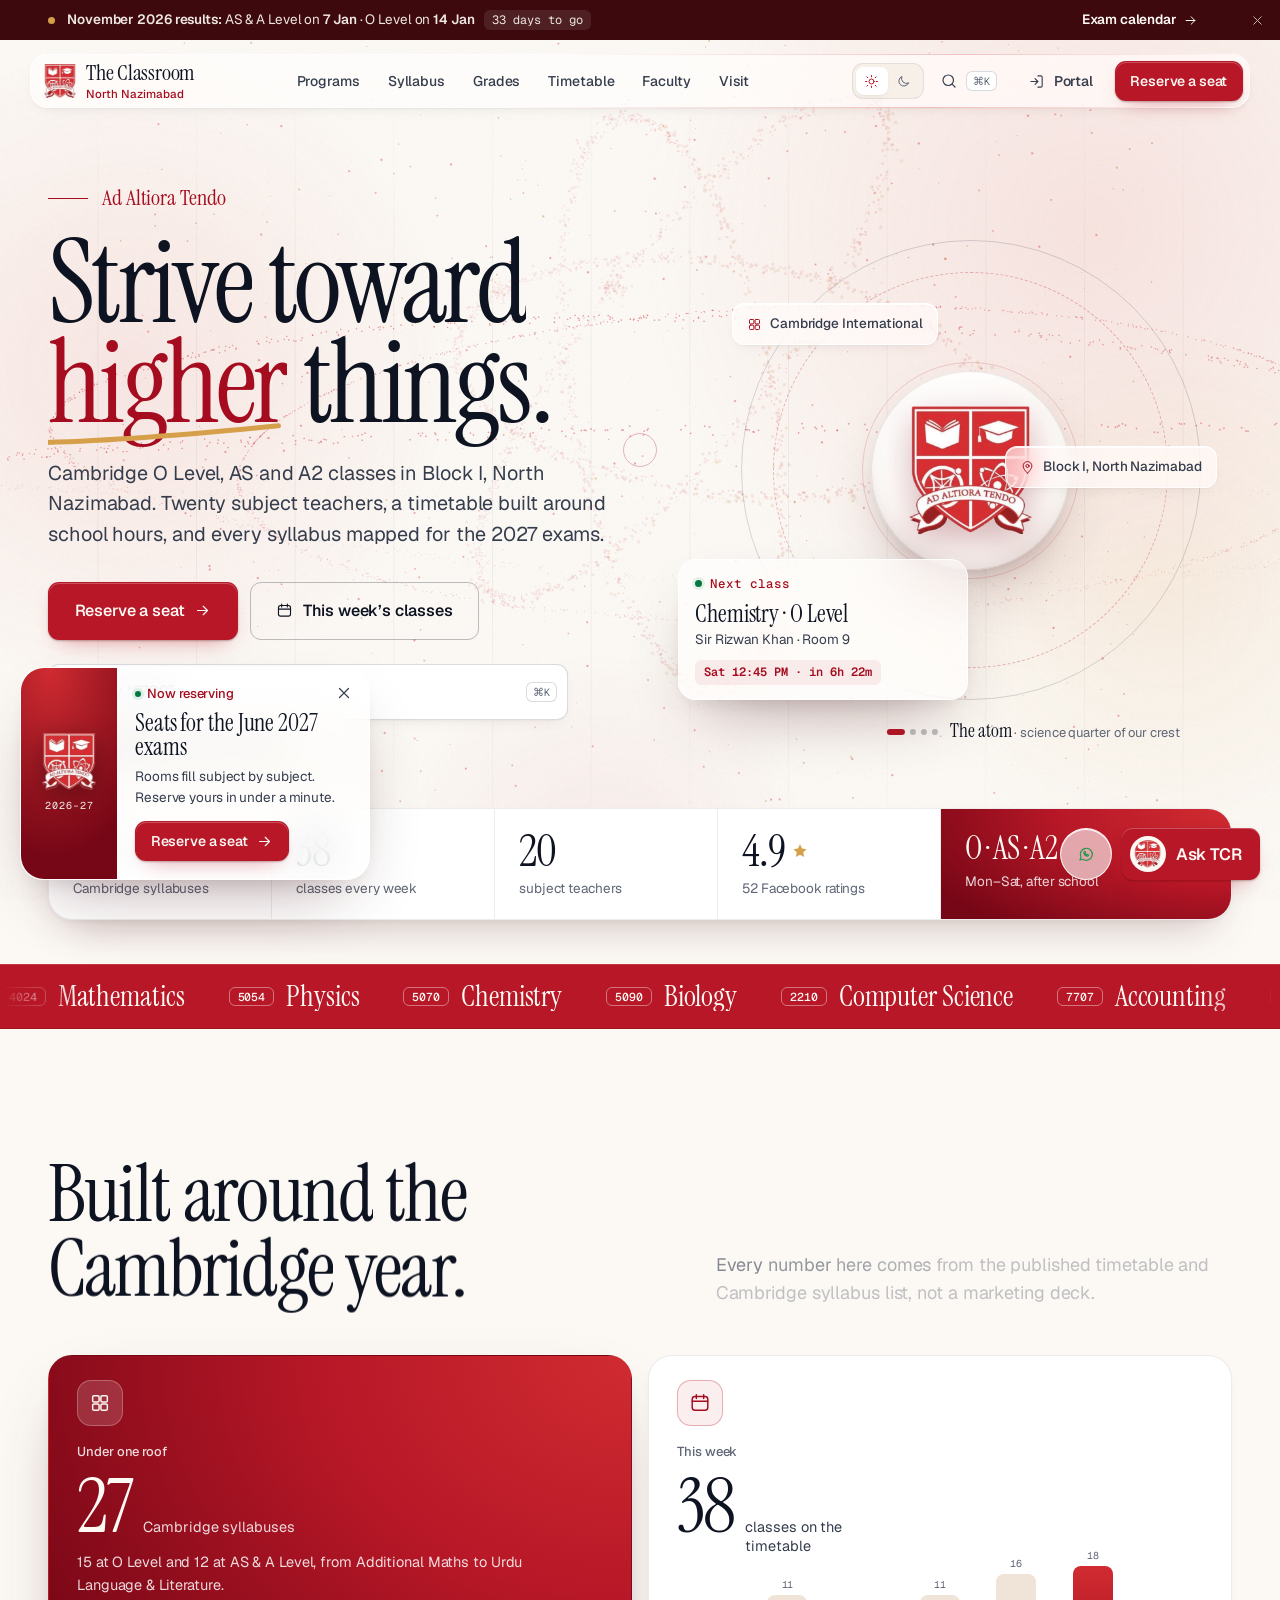
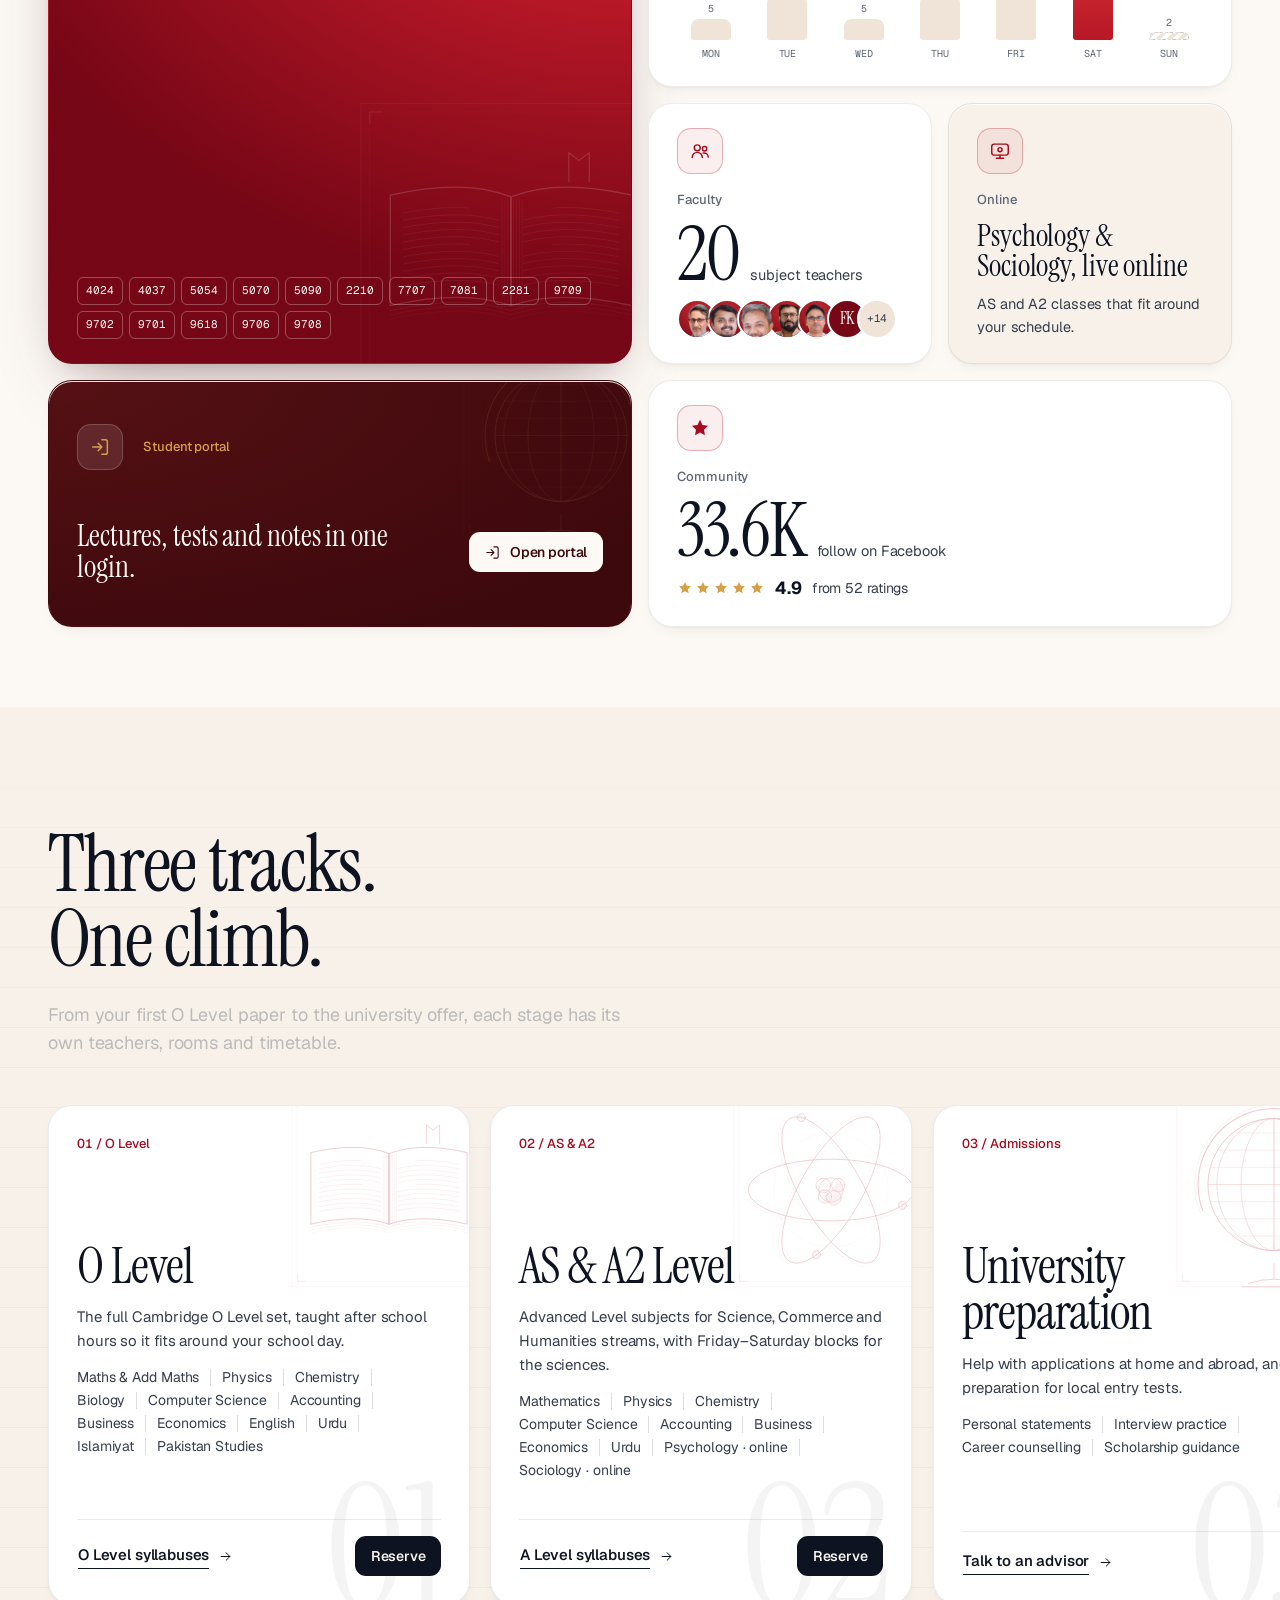
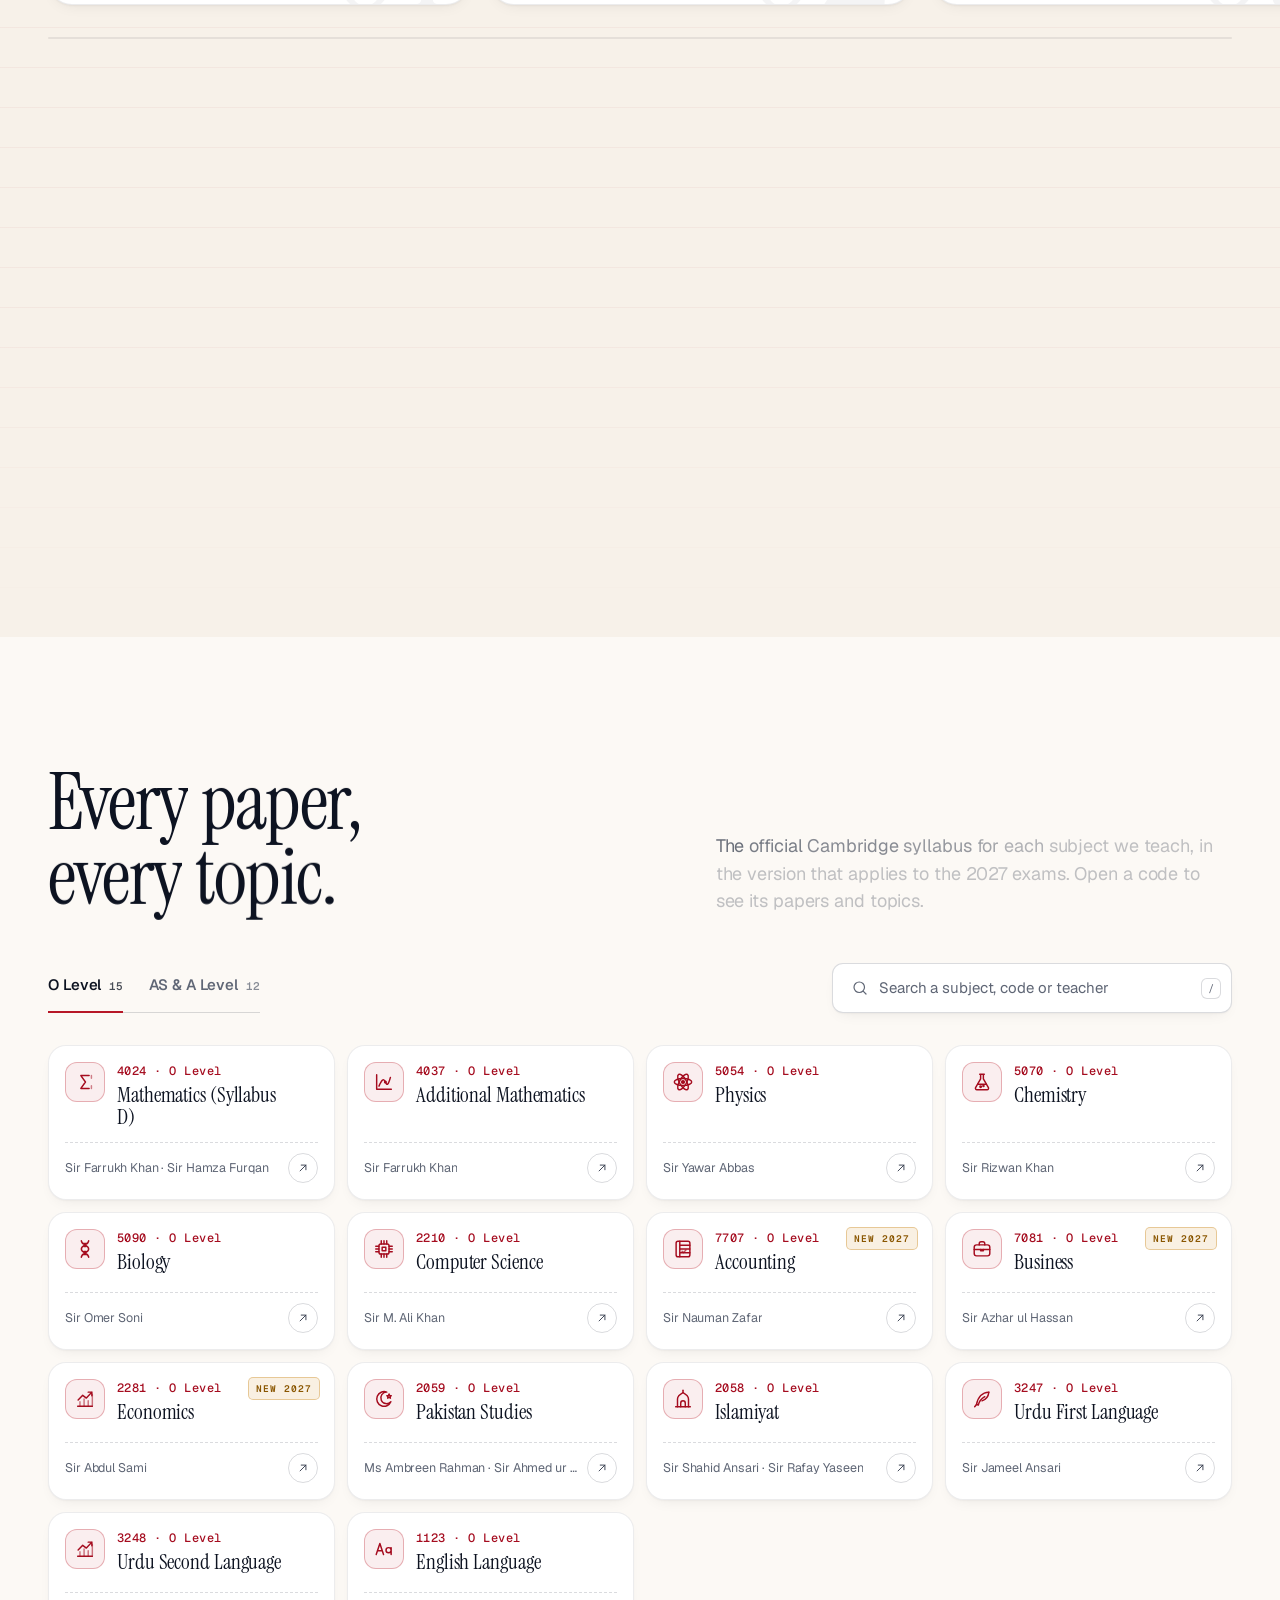
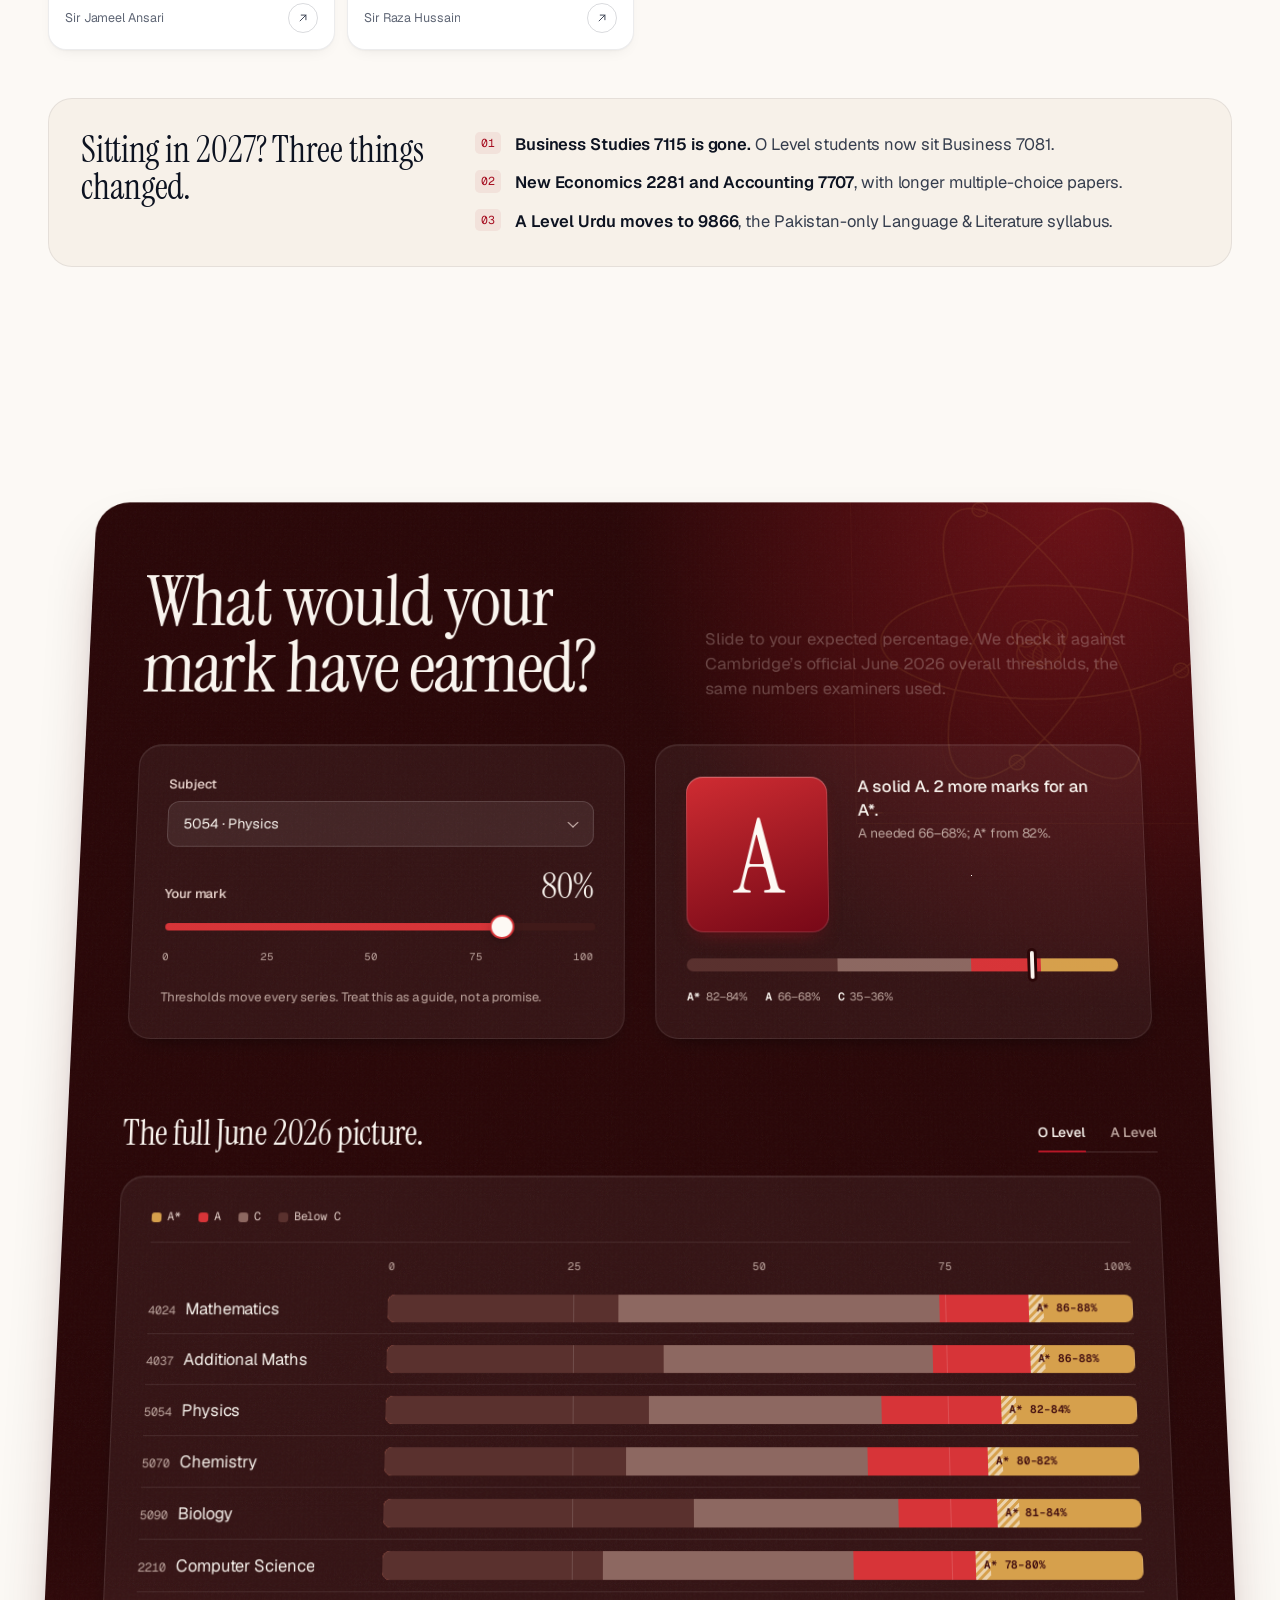
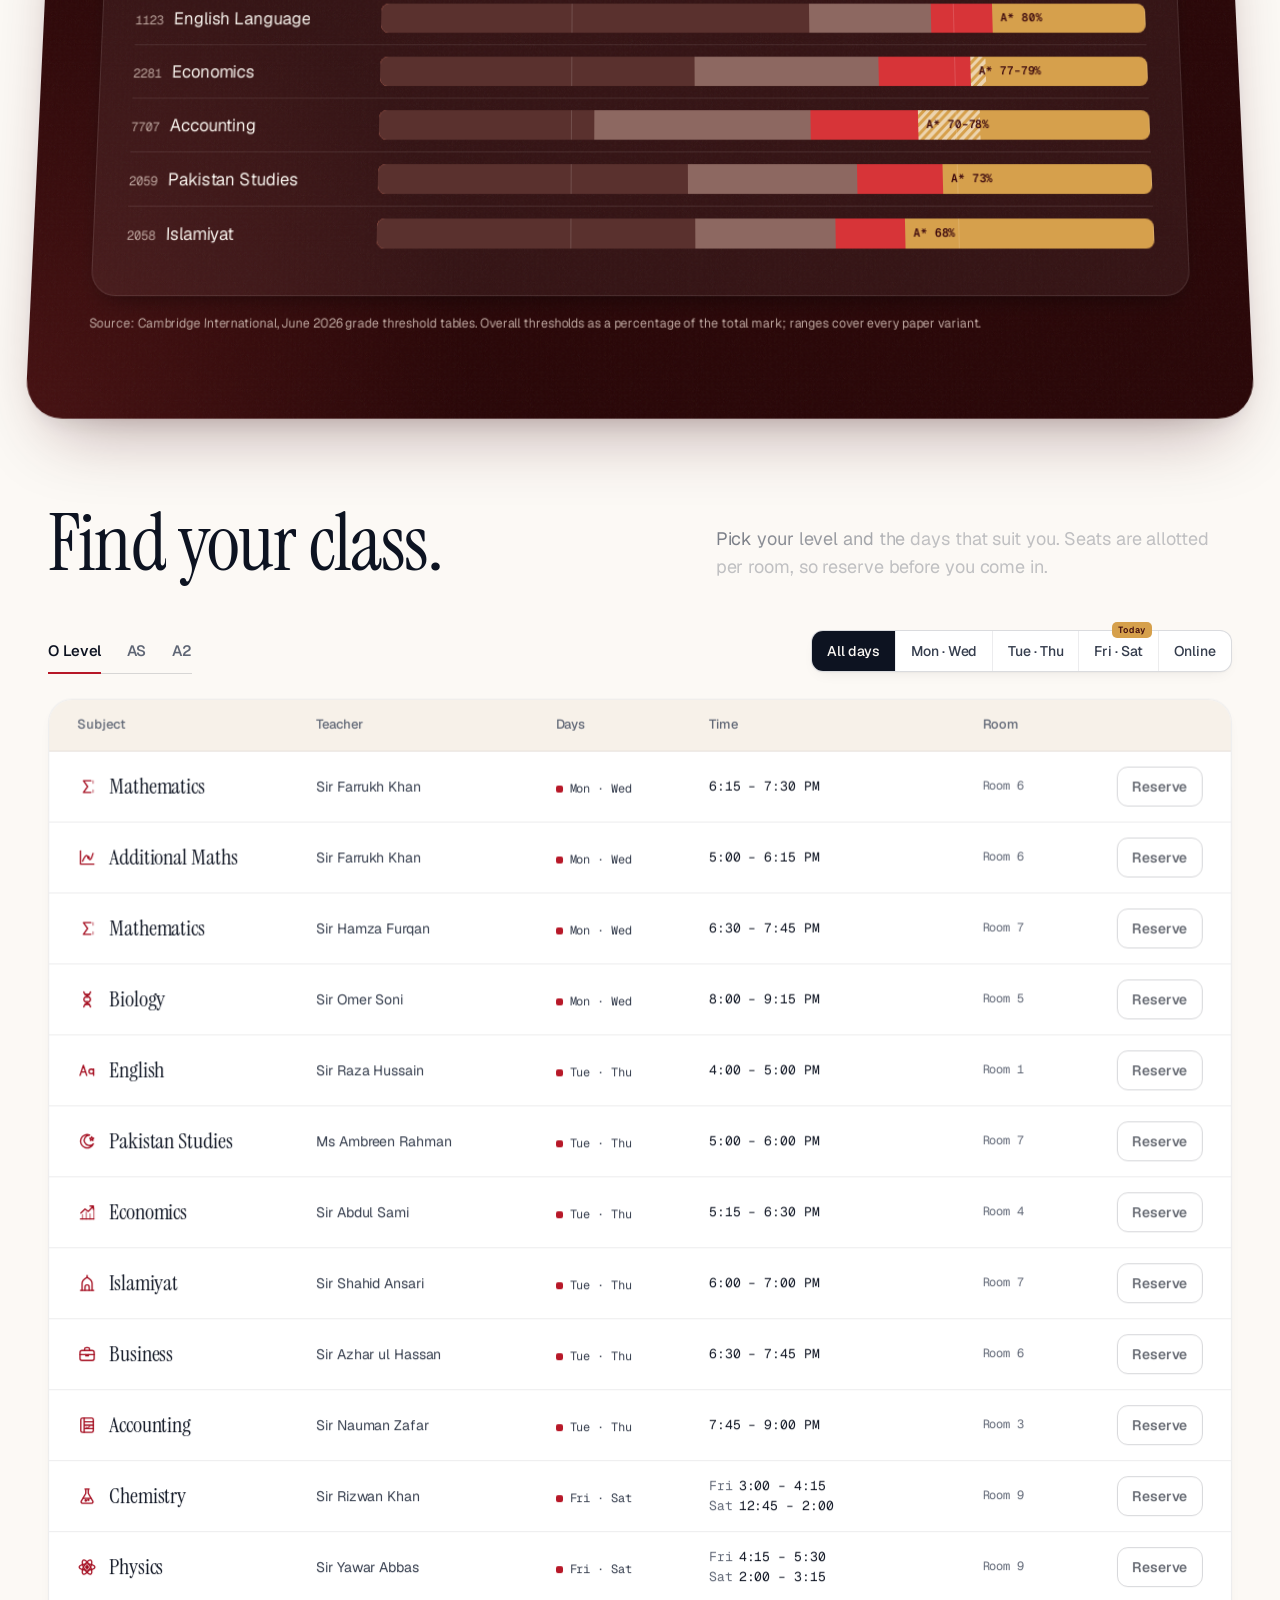
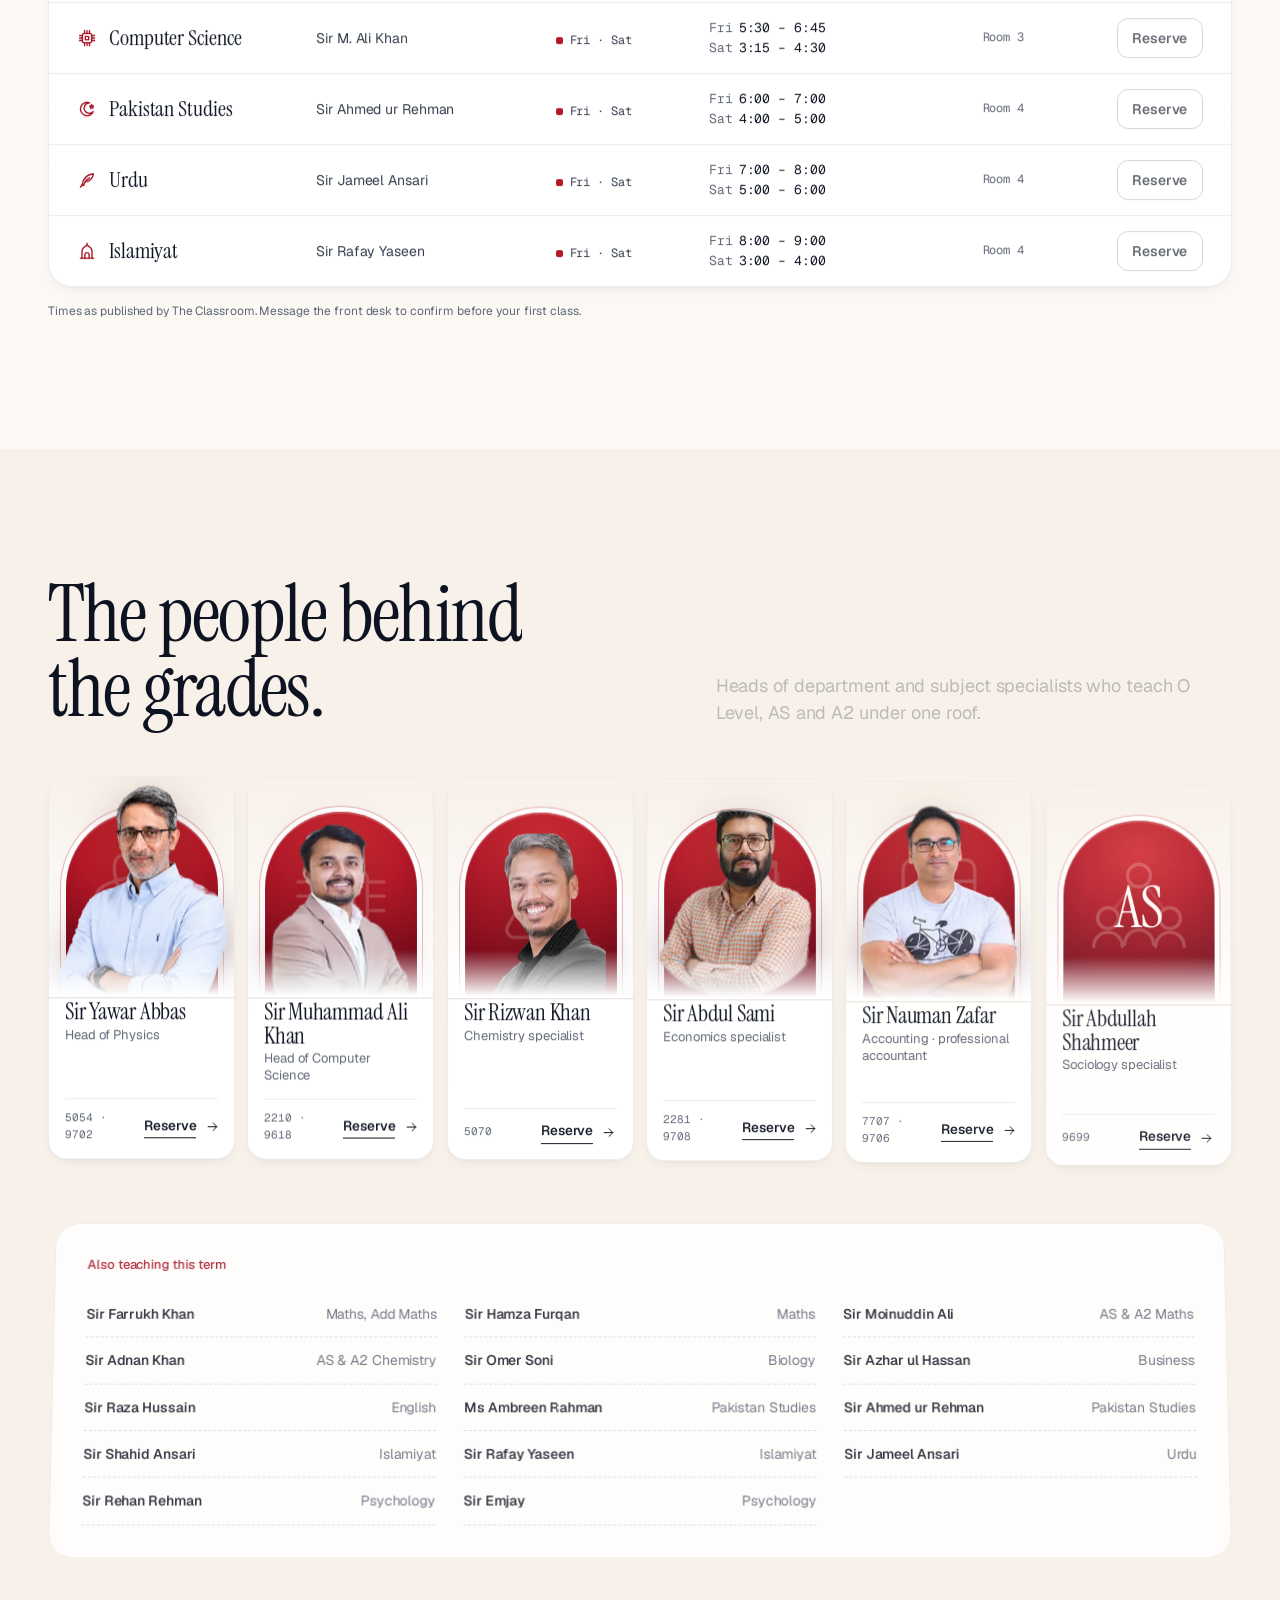
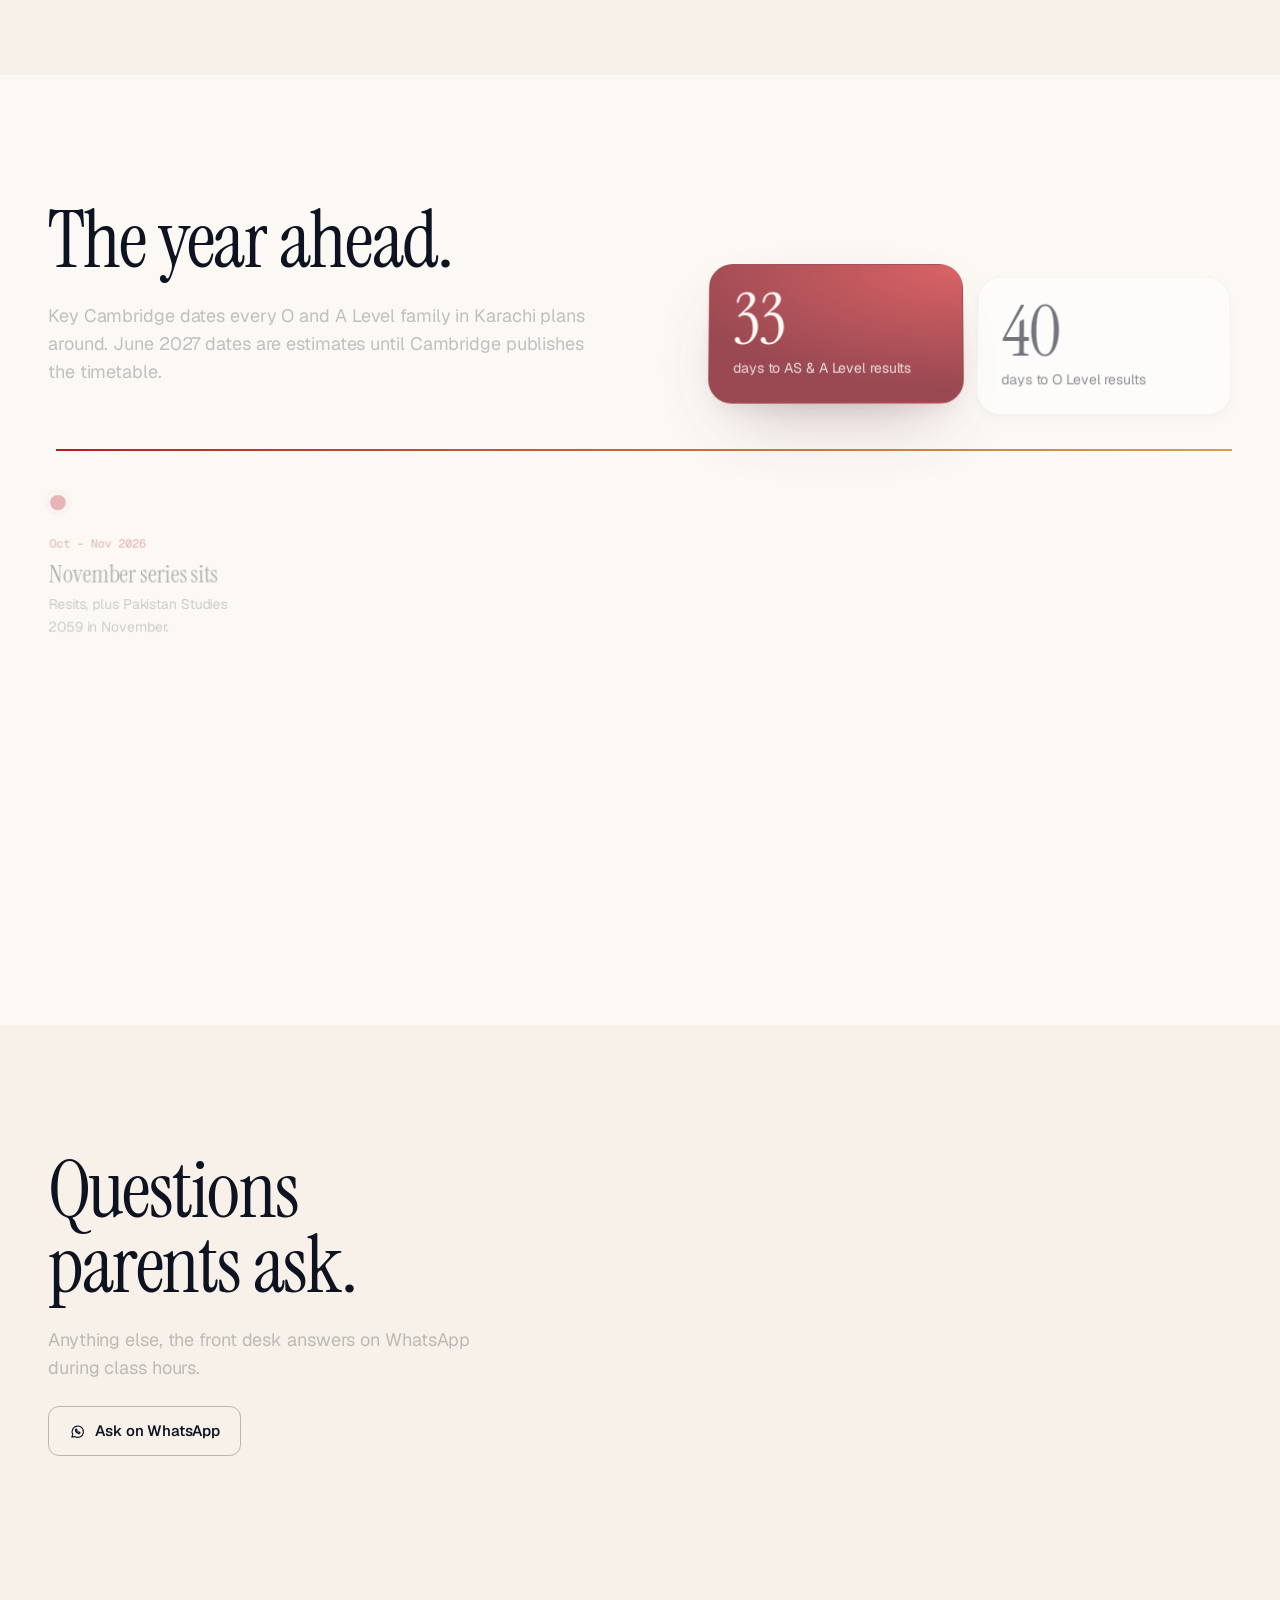
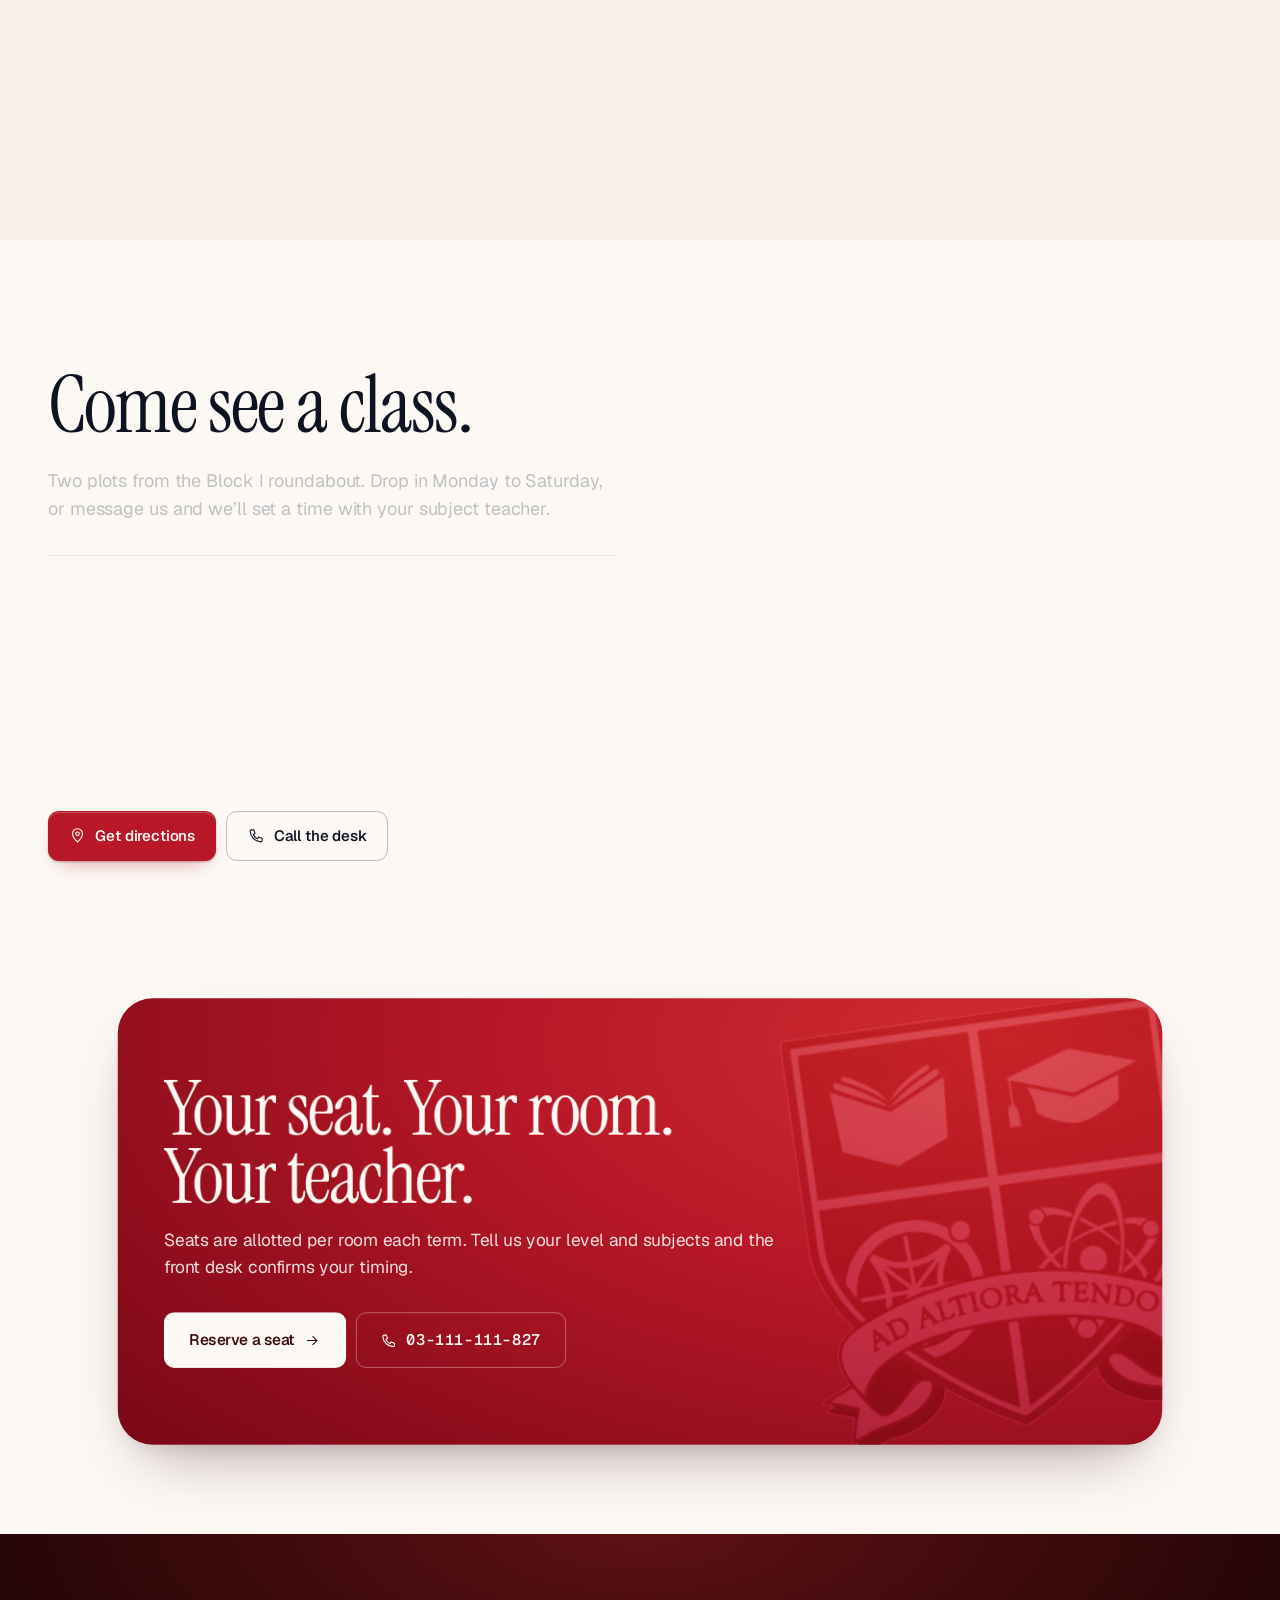
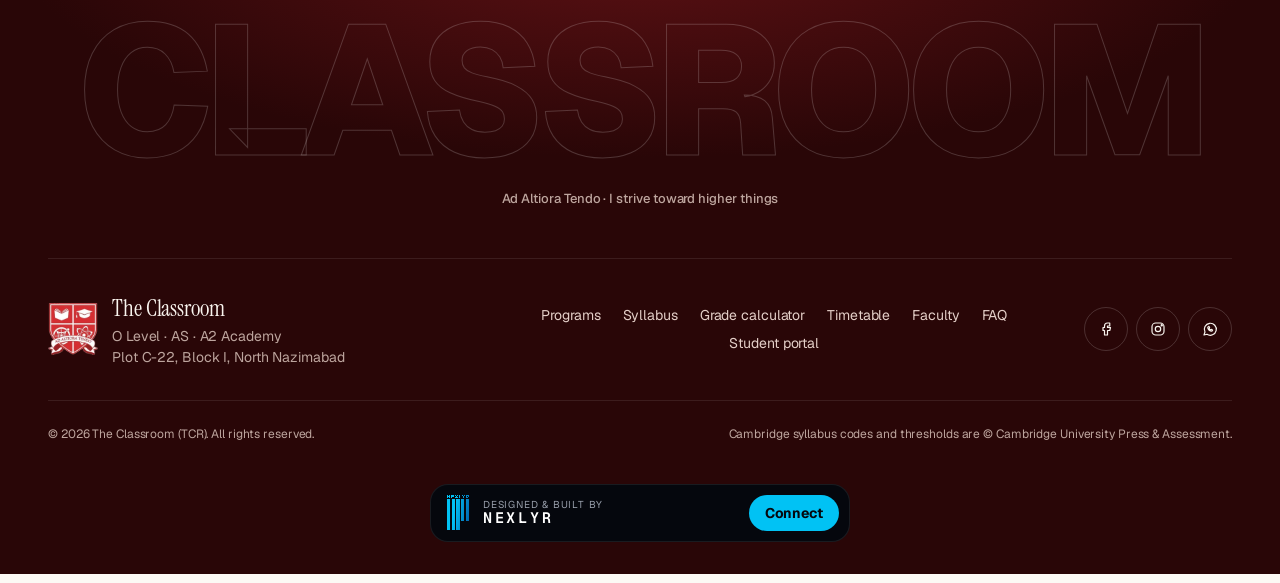
<file: index.html>
<!doctype html>
<html lang="en" data-theme="light">
<head>
<meta charset="utf-8">
<meta name="viewport" content="width=device-width, initial-scale=1, viewport-fit=cover">
<title>The Classroom · O Level, AS & A Level Academy · North Nazimabad, Karachi</title>
<meta name="description" content="The Classroom (TCR) is a Cambridge O Level, AS and A2 academy at Plot C-22, Block I, North Nazimabad, Karachi. 38 weekly classes, 20 subject teachers, full syllabus library, grade calculator and timetable.">
<meta name="theme-color" content="#fdfbf8">
<link rel="icon" type="image/png" href="assets/img/favicon.png">
<link rel="apple-touch-icon" href="assets/img/apple-touch-icon.png">
<link rel="canonical" href="https://tcr.nexlyr.solutions/">
<meta property="og:site_name" content="The Classroom">
<meta property="og:type" content="website">
<meta property="og:url" content="https://tcr.nexlyr.solutions/">
<meta property="og:title" content="The Classroom · Strive toward higher things">
<meta property="og:description" content="Cambridge O Level, AS & A2 academy in Block I, North Nazimabad, Karachi. Timetable, syllabus library, grade calculator and seat reservations.">
<meta property="og:image" content="https://tcr.nexlyr.solutions/assets/img/og.jpg?v=1dc75587">
<meta property="og:image:secure_url" content="https://tcr.nexlyr.solutions/assets/img/og.jpg?v=1dc75587">
<meta property="og:image:type" content="image/jpeg">
<meta property="og:image:width" content="1200">
<meta property="og:image:height" content="630">
<meta property="og:image:alt" content="The Classroom crest in a crimson arch, with O Level, AS and A2 academy, Block I, North Nazimabad, Karachi">
<meta property="og:locale" content="en_PK">
<meta name="twitter:card" content="summary_large_image">
<meta name="twitter:title" content="The Classroom · Strive toward higher things">
<meta name="twitter:description" content="Cambridge O Level, AS & A2 academy in Block I, North Nazimabad, Karachi.">
<meta name="twitter:image" content="https://tcr.nexlyr.solutions/assets/img/og.jpg?v=1dc75587">
<link rel="preload" href="assets/fonts/instrument-serif.woff2" as="font" type="font/woff2" crossorigin>
<link rel="preload" href="assets/fonts/geist.woff2" as="font" type="font/woff2" crossorigin>
<link rel="preload" href="assets/img/crest.webp" as="image" fetchpriority="high">
<link rel="preload" href="assets/img/crest-sm.webp" as="image">
<style>.ldx,.loader{display:none}html.ld-on .ldx{display:contents}svg.i{width:18px;height:18px;fill:none;stroke:currentColor}[hidden]{display:none!important}body{margin:0;background:#fdfbf8;color:#1b2033}[data-theme=dark] body{background:#0b0f1c;color:#f6f3ee}img{max-width:100%;height:auto}</style>
<link rel="stylesheet" href="assets/css/style.css?v=42c27cae">
<script>(function(){var d=document.documentElement,t="light";try{t=localStorage.getItem("tcr-theme")||"light"}catch(e){}d.dataset.theme=t;try{if(!sessionStorage.getItem("tcr-seen")&&!matchMedia("(prefers-reduced-motion: reduce)").matches)d.classList.add("ld-on")}catch(e){}})();</script>
<script type="application/ld+json">
{"@context":"https://schema.org","@type":"EducationalOrganization","name":"The Classroom (TCR)","alternateName":"The Classroom North Nazimabad","url":"https://tcr.nexlyr.solutions/","logo":"https://tcr.nexlyr.solutions/assets/img/crest-full.webp","image":"https://tcr.nexlyr.solutions/assets/img/og.jpg?v=1dc75587","email":"info@theclassroom.pk","telephone":"+92 311 1111827","address":{"@type":"PostalAddress","streetAddress":"Plot C-22, Block I, North Nazimabad","addressLocality":"Karachi","postalCode":"74700","addressCountry":"PK"},"geo":{"@type":"GeoCoordinates","latitude":24.9441,"longitude":67.0463},"slogan":"Ad Altiora Tendo"}
</script>
</head>
<body>



<div class="ldx" aria-hidden="true">
  <div class="ldx-fill"><div class="ldx-grp"><div class="ldx-w">CLASSROOM<div class="ldx-gold"><img src="assets/img/crest.webp" alt=""><i class="ldx-shine"></i></div><i class="ldx-crest"></i></div><div class="ldx-s"><span>O Level · AS · A2 — North Nazimabad</span></div></div></div>
  <div class="ldx-ink"><div class="ldx-grp"><div class="ldx-w"><i>C</i><i class="ldx-i">L</i><i>A</i><i>S</i><i>S</i><i>R</i><i>O</i><i>O</i><i>M</i></div><div class="ldx-s"><span>O Level · AS · A2 — North Nazimabad</span></div></div></div>
  <div class="ldx-m ldx-tl"><img src="assets/img/crest-sm.webp" alt="" width="144" height="150"><span>The Classroom</span></div>
  <div class="ldx-m ldx-tr">CAIE · Cambridge International</div>
  <div class="ldx-m ldx-bl"><b id="ldN">000</b><span>Loading the timetable</span></div>
  <div class="ldx-m ldx-br">Ad Altiora Tendo</div>
</div>
<div class="progress" aria-hidden="true"><i></i></div>
<div class="backdrop" aria-hidden="true">
  <div class="backdrop__aura"><i></i><i></i><i></i></div>
  <div class="backdrop__floor"></div>
  <div class="backdrop__grain"></div>
</div>
<canvas id="gl" aria-hidden="true"></canvas>

<a class="skip" href="#main">Skip to content</a>

<!-- Results countdown bar -->
<div class="announce" id="announce">
  <div class="announce__in">
    <span class="announce__dot" aria-hidden="true"></span>
    <p><b>November 2026 results:</b> AS &amp; A Level on <b>7 Jan</b> · O Level on <b>14 Jan</b> <span class="announce__count mono" id="announceCount"></span></p>
    <a class="announce__link" href="#calendar">Exam calendar<svg class="i"><use href="assets/img/icons.svg#arrow"/></svg></a>
  </div>
  <button class="announce__x" aria-label="Dismiss announcement"><svg class="i"><use href="assets/img/icons.svg#close"/></svg></button>
</div>

<div class="rail" aria-hidden="true">
  <span data-g="E">E</span><span data-g="C">C</span><span data-g="B">B</span><span data-g="A">A</span><span data-g="A*">A*</span>
  <i class="rail__fill"></i>
</div>

<header class="nav" id="nav">
  <div class="nav__pill">
    <a class="nav__brand" href="#top" aria-label="The Classroom, home">
      <img src="assets/img/crest-sm.webp" width="144" height="150" alt="" class="nav__crest">
      <span class="nav__name"><b>The Classroom</b><small>North Nazimabad</small></span>
    </a>
    <nav class="nav__links" aria-label="Main">
      <a href="#programs">Programs</a>
      <a href="#syllabus">Syllabus</a>
      <a href="#grades">Grades</a>
      <a href="#timetable">Timetable</a>
      <a href="#faculty">Faculty</a>
      <a href="#visit">Visit</a>
      <i class="nav__ind" aria-hidden="true"></i>
    </nav>
    <div class="nav__cta">
      <div class="theme" role="group" aria-label="Theme"><button data-theme-set="light" aria-pressed="true" aria-label="Light theme"><svg class="i"><use href="assets/img/icons.svg#sun"/></svg></button><button data-theme-set="dark" aria-pressed="false" aria-label="Dark theme"><svg class="i"><use href="assets/img/icons.svg#moon"/></svg></button><i class="theme__thumb"></i></div>
      <button class="iconbtn" data-palette aria-label="Search subjects and teachers"><svg class="i"><use href="assets/img/icons.svg#search"/></svg><kbd class="mono">⌘K</kbd></button>
      <a class="btn btn--quiet btn--sm" href="https://the-classroom.learn360lms.com" rel="noopener"><svg class="i"><use href="assets/img/icons.svg#login"/></svg><span>Portal</span></a>
      <button class="btn btn--primary btn--sm" data-book><span>Reserve a seat</span></button>
    </div>
    <button class="nav__burger" aria-label="Open menu" aria-expanded="false" aria-controls="menu"><i></i><i></i></button>
  </div>
</header>

<div class="menu" id="menu" hidden>
  <nav aria-label="Mobile">
    <a href="#programs">Programs</a><a href="#syllabus">Syllabus</a><a href="#grades">Grade calculator</a><a href="#timetable">Timetable</a><a href="#faculty">Faculty</a><a href="#faq">FAQ</a><a href="#visit">Visit</a>
  </nav>
  <div class="menu__row"><span>Theme</span><div class="theme" role="group" aria-label="Theme"><button data-theme-set="light" aria-pressed="true" aria-label="Light theme"><svg class="i"><use href="assets/img/icons.svg#sun"/></svg></button><button data-theme-set="dark" aria-pressed="false" aria-label="Dark theme"><svg class="i"><use href="assets/img/icons.svg#moon"/></svg></button><i class="theme__thumb"></i></div></div>
  <div class="menu__cta">
    <button class="btn btn--primary btn--block btn--sm" data-book><span>Reserve a seat</span><svg class="i"><use href="assets/img/icons.svg#arrow"/></svg></button>
    <a class="btn btn--outline btn--block btn--sm" href="https://the-classroom.learn360lms.com" rel="noopener"><svg class="i"><use href="assets/img/icons.svg#login"/></svg><span>Student portal</span></a>
  </div>
</div>

<main id="main">

<!-- ============ HERO ============ -->
<section class="hero" id="top">
  <div class="hero__bg" aria-hidden="true">
    <div class="hero__grid"></div>
    <div class="hero__glow hero__glow--a"></div>
  </div>
  <div class="wrap hero__inner">
    <div class="hero__copy">
      <p class="hero__motto"><span class="dot"></span>Ad Altiora Tendo</p>
      <h1 class="hero__title">Strive toward <span class="hl">higher<svg class="hl__swash" viewBox="0 0 300 40" preserveAspectRatio="none" aria-hidden="true"><path pathLength="1" d="M4 32 C 70 30, 150 24, 296 6"/></svg></span> things.</h1>
      <p class="hero__lede">Cambridge O Level, AS and A2 classes in Block I, North Nazimabad. Twenty subject teachers, a timetable built around school hours, and every syllabus mapped for the 2027 exams.</p>
      <div class="hero__actions">
        <button class="btn btn--primary btn--lg" data-book><span>Reserve a seat</span><svg class="i"><use href="assets/img/icons.svg#arrow"/></svg></button>
        <a class="btn btn--outline btn--lg" href="#timetable"><svg class="i"><use href="assets/img/icons.svg#cal"/></svg><span>This week’s classes</span></a>
      </div>
      <form class="find" id="heroFind" role="search">
        <label class="find__bar">
          <svg class="i"><use href="assets/img/icons.svg#search"/></svg>
          <span class="sr">Find a class, syllabus code or teacher</span>
          <input id="heroFindIn" autocomplete="off" placeholder="Try “Physics”">
          <kbd class="mono" aria-hidden="true">⌘K</kbd>
        </label>
        <div class="find__lv" role="group" aria-label="Jump to a level’s timetable">
          <span>Jump to</span>
          <button type="button" data-jump="O">O Level</button>
          <button type="button" data-jump="AS">AS</button>
          <button type="button" data-jump="A2">A2</button>
        </div>
      </form>
    </div>

    <div class="hero__stage" id="stage">
      <div class="stage__rings" aria-hidden="true"><i></i><i></i></div>
      <div class="medal" aria-hidden="true">
        <div class="medal__disc">
          <img src="assets/img/crest.webp" width="375" height="391" alt="" class="medal__crest" fetchpriority="high" decoding="async">
        </div>
        <div class="chip chip--a"><svg class="i"><use href="assets/img/icons.svg#grid"/></svg>Cambridge International</div>
        <div class="chip chip--b"><svg class="i"><use href="assets/img/icons.svg#pin"/></svg>Block I, North Nazimabad</div>
      </div>
      <div class="stage__label" aria-hidden="true"><span class="stage__dots" id="shapeDots"><i class="on"></i><i></i><i></i><i></i></span><span><b id="shapeName">The atom</b> · <span id="shapeSub">science quarter of our crest</span></span></div>
      <a class="nextc" id="nextClass" href="#timetable" aria-live="polite">
        <span class="nextc__k mono"><i class="live"></i><span id="ncLabel">Next class</span></span>
        <b class="nextc__s" id="ncSubj">Loading the timetable…</b>
        <span class="nextc__m" id="ncMeta"></span>
        <span class="nextc__t mono" id="ncWhen"></span>
      </a>
    </div>
  </div>
  <div class="wrap">
    <ul class="hstats" aria-label="The Classroom at a glance">
      <li><b class="mono">27</b><span>Cambridge syllabuses</span></li>
      <li><b class="mono">38</b><span>classes every week</span></li>
      <li><b class="mono">20</b><span>subject teachers</span></li>
      <li><b class="mono">4.9<svg class="i i--star"><use href="assets/img/icons.svg#star"/></svg></b><span>52 Facebook ratings</span></li>
      <li class="hstats__lv"><b>O · AS · A2</b><span>Mon–Sat, after school</span></li>
    </ul>
  </div>
</section>

<!-- ============ CODE MARQUEE ============ -->
<section class="codes" id="codes" aria-label="Subjects taught">
  <div class="marquee" data-speed="38">
    <div class="marquee__track">
      <span><b>4024</b>Mathematics</span><span><b>5054</b>Physics</span><span><b>5070</b>Chemistry</span><span><b>5090</b>Biology</span><span><b>2210</b>Computer Science</span><span><b>7707</b>Accounting</span><span><b>7081</b>Business</span><span><b>2281</b>Economics</span><span><b>2059</b>Pakistan Studies</span><span><b>2058</b>Islamiyat</span><span><b>1123</b>English</span><span><b>9709</b>A Level Maths</span><span><b>9702</b>A Level Physics</span><span><b>9701</b>A Level Chemistry</span><span><b>9618</b>A Level CS</span><span><b>9708</b>A Level Economics</span><span><b>9990</b>Psychology</span><span><b>9699</b>Sociology</span>
    </div>
  </div>
</section>

<!-- ============ WHY (bento) ============ -->
<section class="why wrap" aria-labelledby="whyTitle">
  <div class="sec-head">
    <h2 class="h2" id="whyTitle">Built around the<br>Cambridge year.</h2>
    <p class="lede">Every number here comes from the published timetable and Cambridge syllabus list, not a marketing deck.</p>
  </div>
  <div class="bento">
    <article class="tile tile--hero card-in">
      <svg class="tile__plate" aria-hidden="true"><use href="assets/img/plates.svg#p-book"/></svg>
      <span class="tile__ic"><svg class="i"><use href="assets/img/icons.svg#grid"/></svg></span><span class="tile__k mono">Under one roof</span>
      <p class="tile__big"><b class="count" data-to="27">27</b><span>Cambridge syllabuses</span></p>
      <p class="tile__p">15 at O Level and 12 at AS &amp; A Level, from Additional Maths to Urdu Language &amp; Literature.</p>
      <div class="tile__codes mono" aria-hidden="true"><span>4024</span><span>4037</span><span>5054</span><span>5070</span><span>5090</span><span>2210</span><span>7707</span><span>7081</span><span>2281</span><span>9709</span><span>9702</span><span>9701</span><span>9618</span><span>9706</span><span>9708</span></div>
    </article>
    <article class="tile tile--week card-in">
      <span class="tile__ic"><svg class="i"><use href="assets/img/icons.svg#cal"/></svg></span><span class="tile__k mono">This week</span>
      <p class="tile__big"><b class="count" data-to="38">38</b><span>classes on the timetable</span></p>
      <div class="week" id="weekBars" aria-label="Classes per day"></div>
    </article>
    <article class="tile tile--faculty card-in">
      <span class="tile__ic"><svg class="i"><use href="assets/img/icons.svg#users"/></svg></span><span class="tile__k mono">Faculty</span>
      <p class="tile__big"><b class="count" data-to="20">20</b><span>subject teachers</span></p>
      <div class="avatars" aria-hidden="true"><i class="has-face"><img src="assets/img/faculty/yawar-abbas-face.webp" width="160" height="160" alt="" loading="lazy" decoding="async"></i><i class="has-face"><img src="assets/img/faculty/muhammad-ali-khan-face.webp" width="160" height="160" alt="" loading="lazy" decoding="async"></i><i class="has-face"><img src="assets/img/faculty/rizwan-khan-face.webp" width="160" height="160" alt="" loading="lazy" decoding="async"></i><i class="has-face"><img src="assets/img/faculty/abdul-sami-face.webp" width="160" height="160" alt="" loading="lazy" decoding="async"></i><i class="has-face"><img src="assets/img/faculty/nauman-zafar-face.webp" width="160" height="160" alt="" loading="lazy" decoding="async"></i><i>FK</i><i>+14</i></div>
    </article>
    <article class="tile tile--online card-in">
      <span class="tile__ic"><svg class="i"><use href="assets/img/icons.svg#online"/></svg></span><span class="tile__k mono">Online</span>
      <h3>Psychology &amp; Sociology, live online</h3>
      <p class="tile__p">AS and A2 classes that fit around your schedule.</p>
    </article>
    <article class="tile tile--portal card-in">
      <svg class="tile__plate" aria-hidden="true"><use href="assets/img/plates.svg#p-globe"/></svg>
      <span class="tile__ic"><svg class="i"><use href="assets/img/icons.svg#login"/></svg></span><span class="tile__k mono">Student portal</span>
      <h3>Lectures, tests and notes in one login.</h3>
      <a class="btn btn--light btn--sm" href="https://the-classroom.learn360lms.com" rel="noopener"><svg class="i"><use href="assets/img/icons.svg#login"/></svg><span>Open portal</span></a>
    </article>
    <article class="tile tile--social card-in">
      <span class="tile__ic"><svg class="i"><use href="assets/img/icons.svg#star"/></svg></span><span class="tile__k mono">Community</span>
      <p class="tile__big"><b><span class="count" data-to="33.6" data-dec="1">33.6</span>K</b><span>follow on Facebook</span></p>
      <p class="tile__rating"><span class="stars" aria-hidden="true"><svg class="i i--star"><use href="assets/img/icons.svg#star"/></svg><svg class="i i--star"><use href="assets/img/icons.svg#star"/></svg><svg class="i i--star"><use href="assets/img/icons.svg#star"/></svg><svg class="i i--star"><use href="assets/img/icons.svg#star"/></svg><svg class="i i--star"><use href="assets/img/icons.svg#star"/></svg></span><b>4.9</b> from 52 ratings</p>
    </article>
  </div>
</section>

<!-- ============ PROGRAMS (pinned horizontal) ============ -->
<section class="programs" id="programs">
  <div class="programs__pin">
    <div class="wrap programs__head">
      <h2 class="h2">Three tracks.<br>One climb.</h2>
      <p class="lede">From your first O Level paper to the university offer, each stage has its own teachers, rooms and timetable.</p>
    </div>
    <div class="programs__rail">
      <article class="prog">
        <span class="prog__step mono">01 / O Level</span><span class="prog__big" aria-hidden="true">01</span>
        <svg class="prog__plate" aria-hidden="true"><use href="assets/img/plates.svg#p-book"/></svg>
        <h3>O Level</h3>
        <p>The full Cambridge O Level set, taught after school hours so it fits around your school day.</p>
        <ul class="tags"><li>Maths &amp; Add Maths</li><li>Physics</li><li>Chemistry</li><li>Biology</li><li>Computer Science</li><li>Accounting</li><li>Business</li><li>Economics</li><li>English</li><li>Urdu</li><li>Islamiyat</li><li>Pakistan Studies</li></ul>
        <div class="prog__foot"><a class="btn btn--text" href="#syllabus" data-lvl="O"><span>O Level syllabuses</span><svg class="i"><use href="assets/img/icons.svg#arrow"/></svg></a><button class="btn btn--light btn--sm" data-book data-book-level="O"><span>Reserve</span></button></div>
      </article>
      <article class="prog">
        <span class="prog__step mono">02 / AS &amp; A2</span><span class="prog__big" aria-hidden="true">02</span>
        <svg class="prog__plate" aria-hidden="true"><use href="assets/img/plates.svg#p-atom"/></svg>
        <h3>AS &amp; A2 Level</h3>
        <p>Advanced Level subjects for Science, Commerce and Humanities streams, with Friday–Saturday blocks for the sciences.</p>
        <ul class="tags"><li>Mathematics</li><li>Physics</li><li>Chemistry</li><li>Computer Science</li><li>Accounting</li><li>Business</li><li>Economics</li><li>Urdu</li><li>Psychology · online</li><li>Sociology · online</li></ul>
        <div class="prog__foot"><a class="btn btn--text" href="#syllabus" data-lvl="A"><span>A Level syllabuses</span><svg class="i"><use href="assets/img/icons.svg#arrow"/></svg></a><button class="btn btn--light btn--sm" data-book data-book-level="AS"><span>Reserve</span></button></div>
      </article>
      <article class="prog">
        <span class="prog__step mono">03 / Admissions</span><span class="prog__big" aria-hidden="true">03</span>
        <svg class="prog__plate" aria-hidden="true"><use href="assets/img/plates.svg#p-globe"/></svg>
        <h3>University preparation</h3>
        <p>Help with applications at home and abroad, and preparation for local entry tests.</p>
        <ul class="tags"><li>Personal statements</li><li>Interview practice</li><li>Career counselling</li><li>Scholarship guidance</li></ul>
        <div class="prog__foot"><a class="btn btn--text" href="#visit"><span>Talk to an advisor</span><svg class="i"><use href="assets/img/icons.svg#arrow"/></svg></a></div>
      </article>
      <article class="prog prog--tests">
        <span class="prog__step mono">04 / Entry tests</span><span class="prog__big" aria-hidden="true">04</span>
        <svg class="prog__plate" aria-hidden="true"><use href="assets/img/plates.svg#p-cap"/></svg>
        <h3>Entry tests</h3>
        <p>Preparation for the admission tests Karachi students sit after A Levels.</p>
        <div class="unis"><span>IBA</span><span>IOBM</span><span>LUMS</span><span>NUST</span><span>GIKI</span><span>FAST</span></div>
      </article>
    </div>
    <div class="programs__bar" aria-hidden="true"><i></i></div>
  </div>
</section>

<!-- ============ SYLLABUS EXPLORER ============ -->
<section class="syllabus wrap" id="syllabus">
  <div class="sec-head">
    <h2 class="h2">Every paper,<br>every topic.</h2>
    <p class="lede">The official Cambridge syllabus for each subject we teach, in the version that applies to the 2027 exams. Open a code to see its papers and topics.</p>
  </div>
  <div class="syl-tools">
    <div class="seg" role="group" aria-label="Level">
      <button aria-pressed="true" data-lvl="O">O Level <span class="mono">15</span></button>
      <button aria-pressed="false" data-lvl="A">AS &amp; A Level <span class="mono">12</span></button>
      <i class="seg__thumb"></i>
    </div>
    <label class="search">
      <svg class="i"><use href="assets/img/icons.svg#search"/></svg>
      <input type="search" id="sylSearch" placeholder="Search a subject, code or teacher" autocomplete="off">
      <kbd class="mono" aria-hidden="true">/</kbd>
    </label>
  </div>
  <div class="syl-grid" id="sylGrid" aria-live="polite"></div>
  <aside class="change">
    <p class="change__title">Sitting in 2027? Three things changed.</p>
    <ol>
      <li><b>Business Studies 7115 is gone.</b> O Level students now sit Business 7081.</li>
      <li><b>New Economics 2281 and Accounting 7707</b>, with longer multiple-choice papers.</li>
      <li><b>A Level Urdu moves to 9866</b>, the Pakistan-only Language &amp; Literature syllabus.</li>
    </ol>
  </aside>
</section>

<!-- ============ PAPER: GRADES (calculator + thresholds) ============ -->
<section class="grades always-dark" id="grades">
  <div class="band-in">
    <svg class="band-plate" aria-hidden="true"><use href="assets/img/plates.svg#p-atom"/></svg>
    <div class="wrap">
      <div class="sec-head">
        <h2 class="h2">What would your<br>mark have earned?</h2>
        <p class="lede">Slide to your expected percentage. We check it against Cambridge’s official June 2026 overall thresholds, the same numbers examiners used.</p>
      </div>

      <div class="calc" id="calc">
        <div class="calc__controls">
          <div class="field">
            <label for="calcSubject">Subject</label>
            <div class="select"><select id="calcSubject"></select></div>
          </div>
          <div class="field">
            <label for="calcMark">Your mark <output id="calcOut" class="mono">80%</output></label>
            <input type="range" id="calcMark" min="0" max="100" value="80" step="1">
            <div class="calc__ticks mono" aria-hidden="true"><span>0</span><span>25</span><span>50</span><span>75</span><span>100</span></div>
          </div>
          <p class="calc__note">Thresholds move every series. Treat this as a guide, not a promise.</p>
        </div>
        <div class="calc__result" aria-live="polite">
          <div class="flip" id="calcFlip"><div class="flip__in"><span class="flip__f" id="calcGrade">A</span><span class="flip__b" id="calcGradeB">A</span></div></div>
          <p class="calc__verdict" id="calcVerdict"></p>
          <div class="calc__track" id="calcTrack" aria-hidden="true"><i class="calc__pin" id="calcPin"></i></div>
          <dl class="calc__legend" id="calcLegend"></dl>
        </div>
      </div>

      <div class="thresh">
        <div class="thresh__top">
          <h3 class="h3">The full June 2026 picture.</h3>
          <div class="seg seg--sm" role="group" aria-label="Threshold level">
            <button aria-pressed="true" data-t="O">O Level</button>
            <button aria-pressed="false" data-t="A">A Level</button>
            <i class="seg__thumb"></i>
          </div>
        </div>
        <div class="bars" id="bars">
          <div class="bars__legend"><span class="k k--astar">A*</span><span class="k k--a">A</span><span class="k k--c">C</span><span class="k k--z">Below C</span></div>
          <div class="bars__head"><span></span><span class="bars__scale mono"><i style="left:0">0</i><i style="left:25%">25</i><i style="left:50%">50</i><i style="left:75%">75</i><i style="left:100%">100%</i></span></div>
          <div id="barRows"></div>
        </div>
        <p class="fine">Source: Cambridge International, June 2026 grade threshold tables. Overall thresholds as a percentage of the total mark; ranges cover every paper variant.</p>
      </div>
    </div>
  </div>
</section>

<!-- ============ TIMETABLE ============ -->
<section class="tt wrap" id="timetable">
  <div class="sec-head">
    <h2 class="h2">Find your class.</h2>
    <p class="lede">Pick your level and the days that suit you. Seats are allotted per room, so reserve before you come in.</p>
  </div>
  <div class="tt-tools">
    <div class="seg" role="group" aria-label="Level">
      <button aria-pressed="true" data-tt="O">O Level</button>
      <button aria-pressed="false" data-tt="AS">AS</button>
      <button aria-pressed="false" data-tt="A2">A2</button>
      <i class="seg__thumb"></i>
    </div>
    <div class="days" role="group" aria-label="Days">
      <button class="day is-on" data-d="ALL" aria-pressed="true">All days</button>
      <button class="day" data-d="MW" aria-pressed="false">Mon · Wed</button>
      <button class="day" data-d="TT" aria-pressed="false">Tue · Thu</button>
      <button class="day" data-d="FS" aria-pressed="false">Fri · Sat</button>
      <button class="day" data-d="ON" aria-pressed="false">Online</button>
    </div>
  </div>
  <div class="tt-table" id="ttTable" role="table" aria-label="Class timetable"></div>
  <p class="fine">Times as published by The Classroom. Message the front desk to confirm before your first class.</p>
</section>

<!-- ============ PAPER: FACULTY ============ -->
<section class="faculty" id="faculty">
  <div class="band-in">
    <div class="wrap">
      <div class="sec-head">
        <h2 class="h2">The people behind<br>the grades.</h2>
        <p class="lede">Heads of department and subject specialists who teach O Level, AS and A2 under one roof.</p>
      </div>
      <div class="fac-grid">
        <article class="fac card-in has-photo">
          <figure class="fac__stage"><svg class="fac__glyph" aria-hidden="true"><use href="assets/img/icons.svg#s-physics"/></svg><img class="fac__img" src="assets/img/faculty/yawar-abbas.webp" srcset="assets/img/faculty/yawar-abbas.webp 1x, assets/img/faculty/yawar-abbas-lg.webp 2x" width="512" height="640" alt="Sir Yawar Abbas" loading="lazy" decoding="async"></figure>
          <div class="fac__body"><div class="fac__top"><span class="fac__ic" aria-hidden="true"><svg class="i"><use href="assets/img/icons.svg#s-physics"/></svg></span><span class="fac__lv mono">O · AS · A2</span></div><h3>Sir Yawar Abbas</h3><p>Head of Physics</p>
          <div class="fac__foot"><span class="mono">5054 · 9702</span><button class="btn btn--text btn--xs" data-book data-book-subject="Physics"><span>Reserve</span><svg class="i"><use href="assets/img/icons.svg#arrow"/></svg></button></div></div>
        </article>
        <article class="fac card-in has-photo">
          <figure class="fac__stage"><svg class="fac__glyph" aria-hidden="true"><use href="assets/img/icons.svg#s-cs"/></svg><img class="fac__img" style="--fs:0.82" src="assets/img/faculty/muhammad-ali-khan.webp" srcset="assets/img/faculty/muhammad-ali-khan.webp 1x, assets/img/faculty/muhammad-ali-khan-lg.webp 2x" width="512" height="640" alt="Sir Muhammad Ali Khan" loading="lazy" decoding="async"></figure>
          <div class="fac__body"><div class="fac__top"><span class="fac__ic" aria-hidden="true"><svg class="i"><use href="assets/img/icons.svg#s-cs"/></svg></span><span class="fac__lv mono">O · AS · A2</span></div><h3>Sir Muhammad Ali Khan</h3><p>Head of Computer Science</p>
          <div class="fac__foot"><span class="mono">2210 · 9618</span><button class="btn btn--text btn--xs" data-book data-book-subject="Computer Science"><span>Reserve</span><svg class="i"><use href="assets/img/icons.svg#arrow"/></svg></button></div></div>
        </article>
        <article class="fac card-in has-photo">
          <figure class="fac__stage"><svg class="fac__glyph" aria-hidden="true"><use href="assets/img/icons.svg#s-chem"/></svg><img class="fac__img" style="--fs:0.78" src="assets/img/faculty/rizwan-khan.webp" srcset="assets/img/faculty/rizwan-khan.webp 1x, assets/img/faculty/rizwan-khan-lg.webp 2x" width="486" height="607" alt="Sir Rizwan Khan" loading="lazy" decoding="async"></figure>
          <div class="fac__body"><div class="fac__top"><span class="fac__ic" aria-hidden="true"><svg class="i"><use href="assets/img/icons.svg#s-chem"/></svg></span><span class="fac__lv mono">O Level</span></div><h3>Sir Rizwan Khan</h3><p>Chemistry specialist</p>
          <div class="fac__foot"><span class="mono">5070</span><button class="btn btn--text btn--xs" data-book data-book-subject="Chemistry"><span>Reserve</span><svg class="i"><use href="assets/img/icons.svg#arrow"/></svg></button></div></div>
        </article>
        <article class="fac card-in has-photo">
          <figure class="fac__stage"><svg class="fac__glyph" aria-hidden="true"><use href="assets/img/icons.svg#s-eco"/></svg><img class="fac__img" style="--fs:0.9" src="assets/img/faculty/abdul-sami.webp" srcset="assets/img/faculty/abdul-sami.webp 1x, assets/img/faculty/abdul-sami-lg.webp 2x" width="551" height="640" alt="Sir Abdul Sami" loading="lazy" decoding="async"></figure>
          <div class="fac__body"><div class="fac__top"><span class="fac__ic" aria-hidden="true"><svg class="i"><use href="assets/img/icons.svg#s-eco"/></svg></span><span class="fac__lv mono">O · AS · A2</span></div><h3>Sir Abdul Sami</h3><p>Economics specialist</p>
          <div class="fac__foot"><span class="mono">2281 · 9708</span><button class="btn btn--text btn--xs" data-book data-book-subject="Economics"><span>Reserve</span><svg class="i"><use href="assets/img/icons.svg#arrow"/></svg></button></div></div>
        </article>
        <article class="fac card-in has-photo">
          <figure class="fac__stage"><svg class="fac__glyph" aria-hidden="true"><use href="assets/img/icons.svg#s-acc"/></svg><img class="fac__img" style="--fs:0.93" src="assets/img/faculty/nauman-zafar.webp" srcset="assets/img/faculty/nauman-zafar.webp 1x, assets/img/faculty/nauman-zafar-lg.webp 2x" width="512" height="640" alt="Sir Nauman Zafar" loading="lazy" decoding="async"></figure>
          <div class="fac__body"><div class="fac__top"><span class="fac__ic" aria-hidden="true"><svg class="i"><use href="assets/img/icons.svg#s-acc"/></svg></span><span class="fac__lv mono">O · AS · A2</span></div><h3>Sir Nauman Zafar</h3><p>Accounting · professional accountant</p>
          <div class="fac__foot"><span class="mono">7707 · 9706</span><button class="btn btn--text btn--xs" data-book data-book-subject="Accounting"><span>Reserve</span><svg class="i"><use href="assets/img/icons.svg#arrow"/></svg></button></div></div>
        </article>
        <article class="fac card-in">
          <figure class="fac__stage"><svg class="fac__glyph" aria-hidden="true"><use href="assets/img/icons.svg#s-soc"/></svg><span class="fac__mono" data-photo="abdullah-shahmeer">AS</span></figure>
          <div class="fac__body"><div class="fac__top"><span class="fac__ic" aria-hidden="true"><svg class="i"><use href="assets/img/icons.svg#s-soc"/></svg></span><span class="fac__lv mono">AS · A2 · online</span></div><h3>Sir Abdullah Shahmeer</h3><p>Sociology specialist</p>
          <div class="fac__foot"><span class="mono">9699</span><button class="btn btn--text btn--xs" data-book data-book-subject="Sociology"><span>Reserve</span><svg class="i"><use href="assets/img/icons.svg#arrow"/></svg></button></div></div>
        </article>
      </div>
      <div class="roster">
        <p class="roster__title">Also teaching this term</p>
        <ul>
          <li><b>Sir Farrukh Khan</b> Maths, Add Maths</li><li><b>Sir Hamza Furqan</b> Maths</li><li><b>Sir Moinuddin Ali</b> AS &amp; A2 Maths</li><li><b>Sir Adnan Khan</b> AS &amp; A2 Chemistry</li><li><b>Sir Omer Soni</b> Biology</li><li><b>Sir Azhar ul Hassan</b> Business</li><li><b>Sir Raza Hussain</b> English</li><li><b>Ms Ambreen Rahman</b> Pakistan Studies</li><li><b>Sir Ahmed ur Rehman</b> Pakistan Studies</li><li><b>Sir Shahid Ansari</b> Islamiyat</li><li><b>Sir Rafay Yaseen</b> Islamiyat</li><li><b>Sir Jameel Ansari</b> Urdu</li><li><b>Sir Rehan Rehman</b> Psychology</li><li><b>Sir Emjay</b> Psychology</li>
        </ul>
      </div>
    </div>
  </div>
</section>

<!-- ============ CALENDAR + COUNTDOWN ============ -->
<section class="cal wrap" id="calendar">
  <div class="cal__head">
    <div>
      <h2 class="h2">The year ahead.</h2>
      <p class="lede">Key Cambridge dates every O and A Level family in Karachi plans around. June 2027 dates are estimates until Cambridge publishes the timetable.</p>
    </div>
    <div class="countdown" aria-live="off">
      <div class="countdown__item"><span class="countdown__n mono" id="cdA">--</span><span class="countdown__l">days to AS &amp; A Level results</span></div>
      <div class="countdown__item"><span class="countdown__n mono" id="cdO">--</span><span class="countdown__l">days to O Level results</span></div>
    </div>
  </div>
  <ol class="timeline" id="timeline">
    <li class="tl is-now"><span class="tl__date mono">Oct – Nov 2026</span><h3>November series sits</h3><p>Resits, plus Pakistan Studies 2059 in November.</p></li>
    <li class="tl"><span class="tl__date mono">7 Jan 2027</span><h3>AS &amp; A Level results</h3><p>November 2026 series.</p></li>
    <li class="tl"><span class="tl__date mono">14 Jan 2027</span><h3>O Level results</h3><p>November 2026 series.</p></li>
    <li class="tl tl--est"><span class="tl__date mono">c. Feb 2027</span><h3>June entries close</h3><p>Private candidates register through the British Council.</p></li>
    <li class="tl tl--est"><span class="tl__date mono">Apr – Jun 2027</span><h3>June 2027 exams</h3><p>The main series for most candidates.</p></li>
    <li class="tl tl--est"><span class="tl__date mono">Mid Aug 2027</span><h3>June results</h3><p>Then IBCC equivalence for Matric and Inter.</p></li>
  </ol>
  <div class="ibcc__card surface">
    <div class="ibcc__copy">
      <h3 class="h3">From O Level to Matric, A Level to Inter.</h3>
      <p>Matric equivalence needs eight O Level subjects at grade E or above, with Maths, English, Urdu, Islamiyat and Pakistan Studies compulsory. Inter needs three relevant A Levels: Physics, Chemistry and Maths for Pre-Engineering; add Biology for Pre-Medical.</p>
    </div>
    <div class="ibcc__marks" aria-label="IBCC marks awarded per O Level grade">
      <div><b>A*</b><span style="--h:90%">90</span></div><div><b>A</b><span style="--h:85%">85</span></div><div><b>B</b><span style="--h:75%">75</span></div><div><b>C</b><span style="--h:65%">65</span></div><div><b>D</b><span style="--h:55%">55</span></div><div><b>E</b><span style="--h:45%">45</span></div>
    </div>
  </div>
</section>

<!-- ============ FAQ ============ -->
<section class="faq-sec" id="faq"><div class="faq wrap">
  <div class="faq__side">
    <h2 class="h2">Questions parents ask.</h2>
    <p class="lede">Anything else, the front desk answers on WhatsApp during class hours.</p>
    <a class="btn btn--outline" href="https://wa.me/923111111827" rel="noopener"><svg class="i"><use href="assets/img/icons.svg#wa"/></svg><span>Ask on WhatsApp</span></a>
  </div>
  <div class="faq__list">
    <details class="qa" name="faq" open><summary><span>Which exam board do you teach?</span><i aria-hidden="true"></i></summary><div class="qa__a"><p>Cambridge International (CAIE): O Level, AS Level and A2 Level. Every course follows the syllabus code that applies to the 2027 exams, listed in the syllabus library above.</p></div></details>
    <details class="qa" name="faq"><summary><span>When are classes held?</span><i aria-hidden="true"></i></summary><div class="qa__a"><p>Monday to Saturday, in the afternoon and evening after school. Most sciences run as Friday–Saturday blocks; commerce subjects run on Tuesday–Thursday. Sunday is closed on campus.</p></div></details>
    <details class="qa" name="faq"><summary><span>Do you offer online classes?</span><i aria-hidden="true"></i></summary><div class="qa__a"><p>Yes. AS and A2 Psychology and Sociology are taught online. Every other subject is taught on campus.</p></div></details>
    <details class="qa" name="faq"><summary><span>Can you help with university entry tests?</span><i aria-hidden="true"></i></summary><div class="qa__a"><p>Yes. We prepare students for the IBA, IOBM, LUMS, NUST, GIKI and FAST admission tests, alongside application help, personal statements and interview practice.</p></div></details>
    <details class="qa" name="faq"><summary><span>What is the student portal?</span><i aria-hidden="true"></i></summary><div class="qa__a"><p>Enrolled students sign in at the-classroom.learn360lms.com for recorded lectures, online tests and class material. Your login is issued when you enrol.</p></div></details>
    <details class="qa" name="faq"><summary><span>How do I reserve a seat?</span><i aria-hidden="true"></i></summary><div class="qa__a"><p>Use Reserve a seat on this page. Pick your level and subjects, and your request opens in WhatsApp with the front desk, who confirm your room and timing.</p></div></details>
  </div>
</div></section>

<!-- ============ VISIT ============ -->
<section class="visit wrap" id="visit">
  <div class="visit__grid">
    <div class="visit__copy">
      <h2 class="h2">Come see a class.</h2>
      <p class="lede">Two plots from the Block I roundabout. Drop in Monday to Saturday, or message us and we’ll set a time with your subject teacher.</p>
      <dl class="contact">
        <div><dt><svg class="i"><use href="assets/img/icons.svg#pin"/></svg>Campus</dt><dd>Plot C-22, Block I, North Nazimabad, Karachi 74700</dd></div>
        <div><dt><svg class="i"><use href="assets/img/icons.svg#phone"/></svg>Phone</dt><dd><a href="tel:+923111111827" class="mono">03-111-111-827</a></dd></div>
        <div><dt><svg class="i"><use href="assets/img/icons.svg#mail"/></svg>Email</dt><dd><a href="mailto:info@theclassroom.pk">info@theclassroom.pk</a></dd></div>
        <div><dt><svg class="i"><use href="assets/img/icons.svg#clock"/></svg>Hours</dt><dd>Monday to Saturday · Sunday closed <span class="open-now" id="openNow"></span></dd></div>
      </dl>
      <div class="visit__actions">
        <a class="btn btn--primary" href="https://www.google.com/maps/dir/?api=1&destination=24.9441,67.0463" rel="noopener"><svg class="i"><use href="assets/img/icons.svg#pin"/></svg><span>Get directions</span></a>
        <a class="btn btn--outline" href="tel:+923111111827"><svg class="i"><use href="assets/img/icons.svg#phone"/></svg><span>Call the desk</span></a>
      </div>
    </div>
    <a class="map surface" data-cursor="Map" href="https://www.google.com/maps/search/?api=1&query=24.9441,67.0463" rel="noopener" aria-label="Open The Classroom location in Google Maps">
      <svg viewBox="0 0 480 400" aria-hidden="true" class="map__svg">
        <g class="map__roads">
          <path d="M-10 120 L490 90"/><path d="M-10 300 L490 270"/><path d="M110 -10 L150 410"/><path d="M330 -10 L360 410"/>
          <path d="M-10 210 L490 185" class="minor"/><path d="M230 -10 L255 410" class="minor"/><path d="M40 -10 L70 410" class="minor"/><path d="M420 -10 L440 410" class="minor"/>
        </g>
        <g class="map__blocks">
          <rect x="160" y="105" width="60" height="70" rx="4"/><rect x="265" y="100" width="55" height="75" rx="4"/><rect x="160" y="200" width="60" height="60" rx="4"/><rect x="265" y="195" width="58" height="62" rx="4"/>
        </g>
        <text x="20" y="40" class="map__label">BLOCK I · NORTH NAZIMABAD</text>
        <g class="map__pin" transform="translate(290 150)">
          <circle r="36" class="pulse"/><circle r="36" class="pulse pulse--2"/>
          <circle r="12" class="core"/>
        </g>
      </svg>
      <div class="map__tag"><b>The Classroom</b><span class="mono">24.9441° N, 67.0463° E</span></div>
    </a>
  </div>
</section>

<!-- ============ CTA BAND ============ -->
<section class="band" aria-labelledby="bandTitle">
  <div class="band__in wrap">
    <img class="band__crest" src="assets/img/crest.webp" width="375" height="391" alt="" aria-hidden="true" loading="lazy">
    <div class="band__copy">
      <h2 class="band__title" id="bandTitle">Your seat. Your room.<br>Your teacher.</h2>
      <p>Seats are allotted per room each term. Tell us your level and subjects and the front desk confirms your timing.</p>
    </div>
    <div class="band__actions">
      <button class="btn btn--light btn--lg" data-book><span>Reserve a seat</span><svg class="i"><use href="assets/img/icons.svg#arrow"/></svg></button>
      <a class="btn btn--outline-light btn--lg" href="tel:+923111111827"><svg class="i"><use href="assets/img/icons.svg#phone"/></svg><span class="mono">03-111-111-827</span></a>
    </div>
  </div>
</section>

<!-- ============ FOOTER ============ -->
<footer class="foot invert">
  <div class="wrap">
    <div class="foot__mark" aria-hidden="true"><span class="fm-o">CLASSROOM</span><span class="fm-f">CLASSROOM</span></div>
    <p class="foot__motto">Ad Altiora Tendo · I strive toward higher things</p>
    <div class="foot__row">
      <div class="foot__brand">
        <img src="assets/img/crest-sm.webp" width="144" height="150" alt="The Classroom crest" loading="lazy">
        <p><b>The Classroom</b><br>O Level · AS · A2 Academy<br>Plot C-22, Block I, North Nazimabad</p>
      </div>
      <nav class="foot__nav" aria-label="Footer">
        <a href="#programs">Programs</a><a href="#syllabus">Syllabus</a><a href="#grades">Grade calculator</a><a href="#timetable">Timetable</a><a href="#faculty">Faculty</a><a href="#faq">FAQ</a><a href="https://the-classroom.learn360lms.com" rel="noopener">Student portal</a>
      </nav>
      <div class="foot__social">
        <a href="https://www.facebook.com/search/top?q=The%20Classroom%20Karachi" rel="noopener" aria-label="Facebook"><svg viewBox="0 0 24 24"><path d="M14 8h3V4h-3a4 4 0 0 0-4 4v2H8v4h2v6h4v-6h3l1-4h-4V8z"/></svg></a>
        <a href="https://www.instagram.com/theclassroomnorth/" rel="noopener" aria-label="Instagram"><svg viewBox="0 0 24 24"><rect x="4" y="4" width="16" height="16" rx="5"/><circle cx="12" cy="12" r="3.6"/><circle cx="17" cy="7" r=".8"/></svg></a>
        <a href="https://wa.me/923111111827" rel="noopener" aria-label="WhatsApp"><svg viewBox="0 0 24 24"><use href="assets/img/icons.svg#wa"/></svg></a>
      </div>
    </div>
    <div class="foot__base">
      <span>© <span id="yr">2026</span> The Classroom (TCR). All rights reserved.</span>
      <span>Cambridge syllabus codes and thresholds are © Cambridge University Press &amp; Assessment.</span>
    </div>
    <a class="nexlyr" href="https://nexlyr.solutions" rel="noopener" aria-label="Website by Nexlyr Solutions">
      <img src="assets/img/nexlyr-logo.svg" width="631" height="1011" alt="" class="nexlyr__mark" loading="lazy">
      <span class="nexlyr__txt"><small>Designed &amp; built by</small><b>NEXLYR</b></span>
      <span class="nexlyr__btn">Connect</span>
    </a>
  </div>
</footer>
</main>

<!-- ============ OVERLAYS ============ -->

<!-- Syllabus detail sheet -->
<div class="sheet" id="sheet" hidden>
  <div class="sheet__scrim" data-close></div>
  <div class="sheet__panel" role="dialog" aria-modal="true" aria-labelledby="sheetTitle">
    <button class="sheet__close iconbtn" data-close aria-label="Close"><svg class="i"><use href="assets/img/icons.svg#close"/></svg></button>
    <div id="sheetBody"></div>
  </div>
</div>

<!-- Reserve-a-seat modal -->
<div class="modal" id="book" hidden>
  <div class="modal__scrim" data-book-close></div>
  <div class="modal__card" role="dialog" aria-modal="true" aria-labelledby="bookTitle">
    <button class="modal__close iconbtn" data-book-close aria-label="Close"><svg class="i"><use href="assets/img/icons.svg#close"/></svg></button>
    <div class="modal__aside" aria-hidden="true">
      <img src="assets/img/crest-sm.webp" width="144" height="150" alt="" loading="lazy">
      <p class="modal__motto">Ad Altiora Tendo</p>
      <ol class="modal__steps mono"><li class="is-on">Level</li><li>Subjects</li><li>Details</li></ol>
    </div>
    <form class="modal__body" id="bookForm" novalidate>
      <p class="modal__k mono" id="bookStepLabel">Step 1 of 3</p>
      <h2 class="modal__title" id="bookTitle">Reserve a seat</h2>

      <fieldset class="step is-on" data-step="1">
        <legend>Which level are you studying?</legend>
        <div class="choice-grid">
          <label class="choice"><input type="radio" name="level" value="O"><span><b>O Level</b><small>16 classes · on campus</small></span></label>
          <label class="choice"><input type="radio" name="level" value="AS"><span><b>AS Level</b><small>11 classes · campus + online</small></span></label>
          <label class="choice"><input type="radio" name="level" value="A2"><span><b>A2 Level</b><small>11 classes · campus + online</small></span></label>
        </div>
      </fieldset>

      <fieldset class="step" data-step="2">
        <legend>Pick your subjects <small id="subjCount" class="mono"></small></legend>
        <div class="chips" id="subjChips"></div>
      </fieldset>

      <fieldset class="step" data-step="3">
        <legend>Where should the front desk reach you?</legend>
        <div class="form-grid">
          <div class="field"><label for="fName">Student name</label><input id="fName" name="name" autocomplete="name" required placeholder="e.g. Ayesha Khan"><p class="field__err">Please add the student’s name.</p></div>
          <div class="field"><label for="fPhone">Phone or WhatsApp</label><input id="fPhone" name="phone" type="tel" inputmode="tel" autocomplete="tel" required placeholder="03xx xxxxxxx"><p class="field__err">Please add a Pakistani mobile number.</p></div>
          <div class="field field--full"><label for="fSchool">School <span class="opt">optional</span></label><input id="fSchool" name="school" placeholder="Your current school"></div>
        </div>
        <div class="summary" id="bookSummary"></div>
      </fieldset>

      <div class="modal__nav">
        <button type="button" class="btn btn--quiet" id="bookBack" hidden><span>Back</span></button>
        <p class="modal__hint" id="bookHint">Choose one to continue.</p>
        <button type="button" class="btn btn--primary" id="bookNext" disabled><span>Continue</span><svg class="i"><use href="assets/img/icons.svg#arrow"/></svg></button>
      </div>
    </form>
  </div>
</div>

<!-- Side admissions card -->
<aside class="promo" id="promo" hidden aria-label="Admissions">
  <button class="promo__x iconbtn iconbtn--sm" aria-label="Dismiss"><svg class="i"><use href="assets/img/icons.svg#close"/></svg></button>
  <div class="promo__media"><img src="assets/img/crest-sm.webp" width="144" height="150" alt="" loading="lazy"><span class="mono">2026–27</span></div>
  <div class="promo__copy">
    <p class="promo__k mono">Now reserving</p>
    <p class="promo__t">Seats for the June 2027 exams</p>
    <p class="promo__p">Rooms fill subject by subject. Reserve yours in under a minute.</p>
    <button class="btn btn--primary btn--sm" data-book><span>Reserve a seat</span><svg class="i"><use href="assets/img/icons.svg#arrow"/></svg></button>
  </div>
</aside>

<!-- Command palette -->
<div class="palette" id="palette" hidden>
  <div class="palette__scrim" data-palette-close></div>
  <div class="palette__card" role="dialog" aria-modal="true" aria-label="Search">
    <label class="palette__input"><svg class="i"><use href="assets/img/icons.svg#search"/></svg><input id="palInput" placeholder="Search subjects, codes, teachers or sections" autocomplete="off"><kbd class="mono">esc</kbd></label>
    <ul class="palette__list" id="palList" role="listbox"></ul>
    <p class="palette__foot mono"><span>↑↓ to move</span><span>↵ to open</span></p>
  </div>
</div>

<!-- Ask TCR: instant answers from the timetable + syllabus -->
<section class="bot" id="bot" hidden aria-label="Ask The Classroom">
  <header class="bot__h">
    <img src="assets/img/crest-sm.webp" width="144" height="150" alt="">
    <div><b>Ask TCR</b><small><i class="live"></i>Instant answers from the timetable</small></div>
    <button class="iconbtn iconbtn--sm" data-bot-close aria-label="Close chat"><svg class="i"><use href="assets/img/icons.svg#close"/></svg></button>
  </header>
  <div class="bot__log" id="botLog" aria-live="polite"></div>
  <div class="bot__chips" id="botChips"></div>
  <form class="bot__f" id="botForm"><input id="botIn" placeholder="Try “Physics timings” or “5054”" autocomplete="off" aria-label="Your question"><button class="iconbtn iconbtn--send" aria-label="Send"><svg class="i"><use href="assets/img/icons.svg#send"/></svg></button></form>
</section>

<div class="dock" aria-label="Quick actions">
  <button class="dock__top" aria-label="Back to top"><svg class="ring" viewBox="0 0 48 48" aria-hidden="true"><circle cx="24" cy="24" r="21"/><circle class="ring__p" cx="24" cy="24" r="21" pathLength="1"/></svg><svg class="i"><use href="assets/img/icons.svg#up"/></svg></button>
  <a class="dock__wa" href="https://wa.me/923111111827" rel="noopener" aria-label="Chat on WhatsApp"><svg class="i"><use href="assets/img/icons.svg#wa"/></svg></a>
  <button class="dock__ask" data-bot aria-controls="bot" aria-expanded="false"><img src="assets/img/crest-sm.webp" width="144" height="150" alt=""><span>Ask TCR</span></button>
</div>

<nav class="mbar" aria-label="Quick actions">
  <a href="tel:+923111111827"><svg class="i"><use href="assets/img/icons.svg#phone"/></svg><span>Call</span></a>
  <a href="#timetable"><svg class="i"><use href="assets/img/icons.svg#cal"/></svg><span>Classes</span></a>
  <button class="mbar__cta" data-book><svg class="i"><use href="assets/img/icons.svg#plus"/></svg><span>Reserve</span></button>
  <button data-bot aria-controls="bot"><svg class="i"><use href="assets/img/icons.svg#chat"/></svg><span>Ask</span></button>
  <a href="https://wa.me/923111111827" rel="noopener"><svg class="i"><use href="assets/img/icons.svg#wa"/></svg><span>WhatsApp</span></a>
</nav>

<div class="cursor" aria-hidden="true"><i></i><b class="cursor__label"></b></div>

<script src="assets/js/vendor/lenis.min.js?v=acddbf76" defer></script>
<script src="assets/js/vendor/gsap.min.js?v=9396f256" defer></script>
<script src="assets/js/vendor/ScrollTrigger.min.js?v=05ca5ad8" defer></script>
<script src="assets/js/data.js?v=3834400b" defer></script>
<script src="assets/js/gl.js?v=68c15eba" defer></script>
<script src="assets/js/main.js?v=09fb2e64" defer></script>
</body>
</html>
</file>
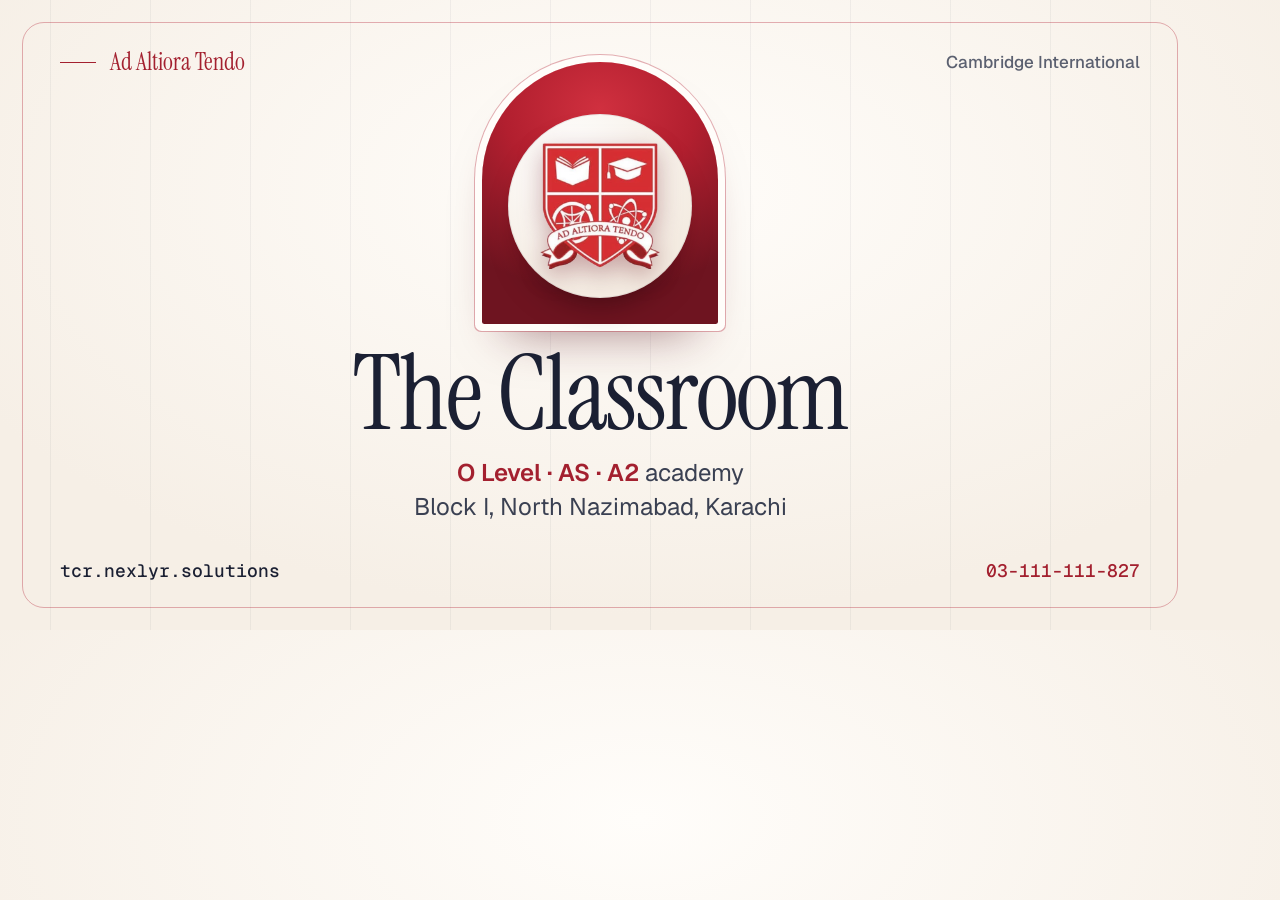
<file: tools/og.html>
<!doctype html><html><head><meta charset="utf-8"><style>
@font-face{font-family:IS;src:url(../assets/fonts/instrument-serif.woff2)}
@font-face{font-family:G;src:url(../assets/fonts/geist.woff2);font-weight:400 800}
@font-face{font-family:GM;src:url(../assets/fonts/geist-mono.woff2);font-weight:400 600}
*{margin:0;box-sizing:border-box}
body{width:1200px;height:630px;overflow:hidden;background:radial-gradient(80% 90% at 50% 30%,#fffdfa,#f6efe6 75%);font-family:G;color:#1b2033;position:relative}
.grid{position:absolute;inset:0;background-image:linear-gradient(90deg,rgba(27,32,51,.05) 1px,transparent 1px);background-size:100px 100%;background-position:50px 0}
.frame{position:absolute;inset:22px;border:1px solid rgba(178,34,52,.35);border-radius:22px}
.corner{position:absolute;font:500 17px/1 G;color:#5b6070}
.tl{top:50px;left:60px;display:flex;align-items:center;gap:14px;font:24px/1 IS;color:#a3202f}
.tl i{width:36px;height:1px;background:currentColor}
.tr{top:54px;right:60px}
.bl{bottom:50px;left:60px;font:500 18px/1 GM;color:#1b2033}
.br{bottom:50px;right:60px;font:500 18px/1 GM;color:#a3202f}
.arch{position:absolute;left:50%;top:62px;width:236px;height:262px;transform:translateX(-50%);border-radius:999px 999px 18px 18px;background:radial-gradient(90% 70% at 50% 18%,#d0303f,#b21f2f 45%,#6e1420);box-shadow:0 0 0 7px #fffdfa,0 0 0 8px rgba(178,34,52,.35),0 30px 50px -24px rgba(90,20,30,.55);display:grid;place-items:center}
.disc{width:184px;height:184px;margin-top:26px;border-radius:50%;background:radial-gradient(circle at 34% 26%,#fff,#f4ece2 72%);box-shadow:0 18px 30px -14px rgba(40,5,10,.6),inset 0 0 0 1px rgba(27,32,51,.08);display:grid;place-items:center}
.arch img{width:120px;filter:drop-shadow(0 8px 12px rgba(110,20,32,.35))}
.plate{position:absolute;width:300px;height:300px;left:50%;top:40px;transform:translateX(-50%);color:#b21f2f;opacity:.12}
h1{position:absolute;left:0;right:0;top:342px;text-align:center;font:400 104px/1 IS;letter-spacing:-.02em}
p{position:absolute;left:0;right:0;top:456px;text-align:center;font:400 24px/1.4 G;color:#3a4052}
p b{color:#a3202f;font-weight:600}
</style></head><body>
<div class="grid"></div><div class="frame"></div>
<div class="corner tl"><i></i>Ad Altiora Tendo</div>
<div class="corner tr">Cambridge International</div>
<div class="arch"><div class="disc"><img src="../assets/img/crest.webp" alt=""></div></div>
<h1>The Classroom</h1>
<p><b>O Level · AS · A2</b> academy<br>Block I, North Nazimabad, Karachi</p>
<div class="corner bl">tcr.nexlyr.solutions</div>
<div class="corner br">03-111-111-827</div>
</body></html>
</file>
<file: assets/css/style.css>
/* Hallmark · macrostructure: Marquee Hero → Bento → Workbench tools · nav: N5 floating glass pill · footer: Ft5 statement wordmark
 * genre: editorial-academic · theme: custom "Collegiate" — crest crimson on warm paper, oxblood satin bands; light + dark
 * type: Instrument Serif (display) · Geist (UI/body) · Geist Mono (codes, labels)
 * glass is the cherry on top: nav, hero chips, live card, menu, chat header, dock, mobile bar, promo. Everything else is material.
 */

/* ================= FONTS ================= */
@font-face{font-family:"Instrument Serif";src:url(../fonts/instrument-serif.woff2) format("woff2");font-weight:400;font-style:normal;font-display:swap}
@font-face{font-family:"Geist";src:url(../fonts/geist.woff2) format("woff2");font-weight:400 800;font-display:swap}
@font-face{font-family:"Geist Mono";src:url(../fonts/geist-mono.woff2) format("woff2");font-weight:400 600;font-display:swap}

/* ================= TOKENS ================= */
:root{
  --font-display:"Instrument Serif","Iowan Old Style","Times New Roman",serif;
  --font-body:"Geist",ui-sans-serif,system-ui,-apple-system,"Segoe UI",sans-serif;
  --font-mono:"Geist Mono",ui-monospace,"SFMono-Regular",monospace;
  --text-xs:.75rem;--text-sm:.875rem;--text-md:1rem;--text-lg:1.125rem;
  --text-h3:clamp(1.7rem,1.3rem + 1.2vw,2.4rem);
  --text-h2:clamp(2.8rem,1.3rem + 4.6vw,5.8rem);
  --text-display:clamp(3.6rem,1.2rem + 7.6vw,9.2rem);
  --space-2xs:.25rem;--space-xs:.5rem;--space-sm:.75rem;--space-md:1rem;--space-lg:1.5rem;--space-xl:2rem;--space-2xl:3rem;--space-3xl:5rem;--space-4xl:8rem;
  --radius-xs:8px;--radius-sm:12px;--radius-md:18px;--radius-lg:24px;--radius-xl:36px;--radius-pill:11px;
  --ease-out:cubic-bezier(.16,1,.3,1);--ease-in:cubic-bezier(.7,0,.84,0);--ease-in-out:cubic-bezier(.65,0,.35,1);
  --dur-fast:.18s;--dur-med:.45s;--dur-slow:.9s;
  --wrap:1280px;--gut:clamp(18px,4vw,48px);
  --crimson:oklch(50% .19 24);--crimson-hi:oklch(56% .2 25);--crimson-deep:oklch(36% .14 23);--oxblood:oklch(24% .08 22);--oxblood-2:oklch(19% .06 22);
  --on-crimson:oklch(98.5% .008 75);
  --gold:oklch(74% .12 76);--gold-deep:oklch(60% .12 70);
  --wa:oklch(60% .15 150);
  --nx-cyan:#01C2F4;--nx-ink:#05070d;
  --z-canvas:0;--z-base:1;--z-rail:30;--z-float:45;--z-nav:50;--z-pop:60;--z-modal:70;--z-cursor:80;--z-loader:100;
}
:root,[data-theme="light"]{
  --bg:oklch(98.4% .007 78);--bg-2:oklch(96% .013 72);--bg-3:oklch(92.5% .02 68);
  --surface:oklch(100% 0 0);--surface-2:oklch(98.6% .006 78);--surface-3:oklch(95.8% .012 72);
  --ink:oklch(19% .03 265);--ink-2:oklch(36% .03 265);--ink-3:oklch(51% .025 265);
  --line:oklch(19% .03 265 / .08);--line-2:oklch(19% .03 265 / .15);--line-3:oklch(19% .03 265 / .26);
  --red:var(--crimson);--red-text:oklch(46% .18 24);--red-soft:oklch(50% .19 24 / .07);--red-tint:oklch(50% .19 24 / .12);--red-line:oklch(50% .19 24 / .3);
  --gold-text:oklch(50% .11 70);--gold-soft:oklch(74% .12 76 / .16);
  --ok:oklch(50% .13 155);--ok-soft:oklch(52% .13 155 / .1);
  --shadow-1:inset 0 1px 0 oklch(100% 0 0 / .9),0 1px 2px oklch(19% .03 265 / .04),0 6px 16px -8px oklch(19% .03 265 / .1);
  --shadow-2:inset 0 1px 0 oklch(100% 0 0 / .9),0 2px 4px oklch(19% .03 265 / .04),0 22px 44px -20px oklch(30% .08 24 / .3);
  --shadow-3:0 30px 70px -30px oklch(24% .08 22 / .45),0 10px 24px -12px oklch(19% .03 265 / .14);
  --shadow-red:inset 0 1px 0 oklch(100% 0 0 / .25),0 1px 2px oklch(24% .08 22 / .3),0 10px 22px -12px oklch(50% .19 24 / .55);
  --glass:oklch(100% 0 0 / .62);--glass-edge:oklch(100% 0 0 / .85);--glass-line:oklch(19% .03 265 / .07);
  --grid-line:oklch(50% .19 24 / .065);
  --track:oklch(94% .014 72);--track-c:oklch(82% .03 265);--track-z:oklch(90% .015 265);
  --focus:oklch(50% .19 24);
  color-scheme:light;
}
[data-theme="dark"]{
  --bg:oklch(14.5% .028 265);--bg-2:oklch(17.5% .032 265);--bg-3:oklch(21% .035 265);
  --surface:oklch(20% .034 265);--surface-2:oklch(23% .036 265);--surface-3:oklch(27% .038 265);
  --ink:oklch(96.5% .008 78);--ink-2:oklch(82% .02 265);--ink-3:oklch(68% .022 265);
  --line:oklch(100% 0 0 / .075);--line-2:oklch(100% 0 0 / .14);--line-3:oklch(100% 0 0 / .24);
  --red:oklch(57% .2 25);--red-text:oklch(72% .16 25);--red-soft:oklch(57% .2 25 / .13);--red-tint:oklch(57% .2 25 / .2);--red-line:oklch(64% .2 25 / .4);
  --gold-text:oklch(82% .11 80);--gold-soft:oklch(80% .11 80 / .14);
  --ok:oklch(78% .13 160);--ok-soft:oklch(78% .13 160 / .12);
  --shadow-1:inset 0 1px 0 oklch(100% 0 0 / .05),0 1px 2px oklch(0% 0 0 / .35),0 8px 20px -10px oklch(0% 0 0 / .55);
  --shadow-2:inset 0 1px 0 oklch(100% 0 0 / .07),0 22px 46px -20px oklch(0% 0 0 / .8);
  --shadow-3:0 30px 70px -30px oklch(0% 0 0 / .85);
  --shadow-red:inset 0 1px 0 oklch(100% 0 0 / .22),0 1px 2px oklch(0% 0 0 / .4),0 10px 22px -12px oklch(57% .2 25 / .55);
  --glass:oklch(20% .034 265 / .6);--glass-edge:oklch(100% 0 0 / .12);--glass-line:oklch(100% 0 0 / .07);
  --grid-line:oklch(100% 0 0 / .045);
  --track:oklch(25% .035 265);--track-c:oklch(45% .03 265);--track-z:oklch(31% .035 265);
  --focus:oklch(80% .11 80);
  color-scheme:dark;
}
/* oxblood satin bands read the same in both themes */
.always-dark,.foot{
  --bg:var(--oxblood-2);--bg-2:var(--oxblood);--surface:oklch(100% 0 0 / .045);--surface-2:oklch(100% 0 0 / .07);--surface-3:oklch(100% 0 0 / .1);
  --ink:oklch(97% .01 75);--ink-2:oklch(87% .025 40);--ink-3:oklch(74% .03 35);
  --line:oklch(100% 0 0 / .09);--line-2:oklch(100% 0 0 / .16);--line-3:oklch(100% 0 0 / .26);
  --red:oklch(58% .2 25);--red-text:oklch(80% .12 30);--red-soft:oklch(58% .2 25 / .16);--red-line:oklch(70% .18 25 / .45);
  --gold-text:oklch(84% .11 80);--gold-soft:oklch(84% .11 80 / .14);
  --shadow-1:inset 0 1px 0 oklch(100% 0 0 / .06),0 10px 24px -14px oklch(0% 0 0 / .7);--shadow-2:inset 0 1px 0 oklch(100% 0 0 / .08),0 24px 50px -22px oklch(0% 0 0 / .8);
  --track:oklch(27% .06 23);--track-c:oklch(55% .05 30);--track-z:oklch(36% .06 24);
  --focus:oklch(84% .11 80);
  color:var(--ink);color-scheme:dark;
}

/* ================= BASE ================= */
*,*::before,*::after{box-sizing:border-box}
html,body{overflow-x:clip}
html{-webkit-text-size-adjust:100%;scroll-padding-top:96px;font-synthesis:none}
html.lenis,html.lenis body{height:auto}
.lenis.lenis-smooth{scroll-behavior:auto!important}
.lenis.lenis-stopped{overflow:hidden}
body{margin:0;background:var(--bg);color:var(--ink);font-family:var(--font-body);font-size:16.5px;line-height:1.6;letter-spacing:-.006em;-webkit-font-smoothing:antialiased;text-rendering:optimizeLegibility;transition:background-color .5s var(--ease-out),color .5s var(--ease-out)}
img,svg{display:block;max-width:100%}
a{color:inherit;text-decoration:none}
button,input,select{font:inherit;color:inherit;letter-spacing:inherit}
button{background:none;border:0;cursor:pointer;padding:0}
h1,h2,h3,p,figure{margin:0}
ul,ol,dl,dd{margin:0;padding:0}
ul,ol{list-style:none}
::selection{background:var(--crimson);color:var(--on-crimson)}
:focus-visible{outline:2px solid var(--focus);outline-offset:3px;border-radius:6px}
main,section,header,footer{position:relative}
main>section,main>footer{z-index:var(--z-base)}
.wrap{width:min(var(--wrap),100% - 2*var(--gut));margin-inline:auto}
.mono{font-family:var(--font-mono);font-feature-settings:"zero" 1;font-variant-numeric:tabular-nums;letter-spacing:0}
.i{width:18px;height:18px;flex-shrink:0;fill:none;stroke:currentColor;stroke-width:1.6;stroke-linecap:round;stroke-linejoin:round}
.i--star{color:var(--gold)}
.sr{position:absolute;width:1px;height:1px;overflow:hidden;clip:rect(0 0 0 0);white-space:nowrap}
.skip{position:absolute;left:-999px;top:8px;z-index:200;background:var(--ink);color:var(--bg);padding:8px 14px;border-radius:8px}
.skip:focus{left:12px}
kbd{font-family:var(--font-mono);font-size:10.5px;padding:2px 6px;border-radius:6px;border:1px solid var(--line-2);color:var(--ink-3);line-height:1.4;background:var(--surface)}

/* ================= TYPE ================= */
.h2{font-family:var(--font-display);font-weight:400;font-size:var(--text-h2);line-height:.94;letter-spacing:-.022em;overflow-wrap:anywhere;min-width:0;text-wrap:balance}
.h3{font-family:var(--font-display);font-weight:400;font-size:var(--text-h3);line-height:1.04;letter-spacing:-.01em}
.lede{color:var(--ink-2);font-size:var(--text-lg);line-height:1.55;max-width:50ch;text-wrap:pretty}
.fine{color:var(--ink-3);font-size:var(--text-xs);margin-top:var(--space-md)}
.sec-head{display:grid;grid-template-columns:minmax(0,1.2fr) minmax(0,1fr);gap:var(--space-xl) var(--space-2xl);align-items:end;margin-bottom:var(--space-2xl)}
.sec-head .lede{justify-self:end}
.sw{display:inline-block;overflow:hidden;vertical-align:top;padding-bottom:.12em;margin-bottom:-.12em}
.sw>span{display:inline-block;will-change:transform}

/* ================= BUTTONS ================= */
.btn{--h:50px;position:relative;display:inline-flex;align-items:center;justify-content:center;gap:.6em;height:var(--h);padding:0 1.35em;border-radius:var(--radius-pill);font-weight:550;font-size:15px;letter-spacing:-.01em;white-space:nowrap;isolation:isolate;overflow:hidden;border:1px solid transparent;transition:transform var(--dur-med) var(--ease-out),background-color var(--dur-fast),border-color var(--dur-fast),color var(--dur-fast),box-shadow var(--dur-med) var(--ease-out)}
.btn>*{position:relative;z-index:1}
.btn .i{width:17px;height:17px;transition:transform var(--dur-med) var(--ease-out)}
.btn:hover .i:last-child:not(:first-child){transform:translateX(3px)}
.btn:active{transform:scale(.975)}
.btn:disabled{opacity:.42;pointer-events:none}
.btn--xs{--h:32px;font-size:13.5px;padding:0}
.btn--sm{--h:40px;font-size:14px;padding:0 1.05em}
.btn--lg{--h:58px;padding:0 1.6em;font-size:16px}
.btn--block{width:100%}
.btn--primary{background:var(--crimson);color:var(--on-crimson);box-shadow:var(--shadow-red)}
.btn--primary::before{content:"";position:absolute;inset:0;z-index:0;background:linear-gradient(110deg,transparent 30%,oklch(100% 0 0 / .28) 50%,transparent 70%);transform:translateX(-120%);transition:transform .9s var(--ease-out)}
.btn--primary:hover::before{transform:translateX(120%)}
.btn--primary:hover{background:var(--crimson-hi)}
.btn--light{background:var(--on-crimson);color:var(--oxblood)}
.btn--light:hover{background:oklch(100% 0 0)}
.btn--outline{border-color:var(--line-3);color:var(--ink);background:transparent}
.btn--outline:hover{border-color:var(--ink);background:var(--surface)}
.btn--outline-light{border-color:oklch(100% 0 0 / .35);color:var(--on-crimson)}
.btn--outline-light:hover{border-color:var(--on-crimson);background:oklch(100% 0 0 / .08)}
.btn--quiet{color:var(--ink-2)}
.btn--quiet:hover{color:var(--ink);background:var(--red-soft)}
.btn--text{--h:auto;padding:0;border-radius:0;color:var(--ink);overflow:visible;font-weight:550}
.btn--text span{background:linear-gradient(currentColor,currentColor) 0 100%/100% 1px no-repeat;padding-bottom:2px}
.btn--text:hover{color:var(--red-text)}
.btn--text .i{width:15px;height:15px}
.iconbtn{position:relative;display:inline-grid;grid-auto-flow:column;align-items:center;justify-content:center;gap:8px;height:40px;min-width:40px;padding:0 10px;border-radius:var(--radius-pill);color:var(--ink-2);transition:background-color var(--dur-fast),color var(--dur-fast)}
.iconbtn:hover{background:var(--red-soft);color:var(--ink)}
.iconbtn--sm{height:34px;min-width:34px;padding:0 8px}
.iconbtn--send{background:var(--crimson);color:var(--on-crimson);min-width:42px;height:42px}
.iconbtn--send:hover{background:var(--crimson-hi);color:var(--on-crimson)}

/* ================= THEME SWITCH ================= */
.theme{position:relative;display:inline-flex;padding:3px;border-radius:var(--radius-pill);background:var(--surface-3);border:1px solid var(--line)}
.theme button{position:relative;z-index:1;width:32px;height:28px;display:grid;place-items:center;border-radius:8px;color:var(--ink-3);transition:color var(--dur-med)}
.theme button[aria-pressed="true"]{color:var(--crimson)}
[data-theme="dark"] .theme button[aria-pressed="true"]{color:var(--gold)}
.theme button .i{width:15px;height:15px}
.theme__thumb{position:absolute;top:3px;left:3px;width:32px;height:28px;border-radius:8px;background:var(--surface);box-shadow:var(--shadow-1);transition:transform var(--dur-med) var(--ease-out)}
[data-theme="dark"] .theme__thumb{transform:translateX(32px);background:var(--surface-2)}

/* ================= AMBIENT ================= */
.progress{position:fixed;left:0;right:0;top:0;height:2px;z-index:calc(var(--z-nav) + 1);pointer-events:none}
.progress i{display:block;height:100%;background:linear-gradient(90deg,var(--crimson),var(--gold));transform-origin:left;transform:scaleX(0)}
#gl{position:fixed;inset:0;width:100%;height:100%;z-index:calc(var(--z-canvas) + 1);pointer-events:none;opacity:0;transition:opacity 1s var(--ease-out)}
#gl.on{opacity:1}
.no-gl #gl{display:none}
.backdrop{position:fixed;inset:0;z-index:var(--z-canvas);pointer-events:none;overflow:hidden}
.backdrop__aura i{position:absolute;border-radius:50%;opacity:.8;will-change:transform;background:radial-gradient(closest-side,var(--c),transparent)}
.backdrop__aura i:nth-child(1){--c:oklch(62% .17 25 / .14);width:52vw;height:52vw;left:-16vw;top:4vh;animation:auraA 28s var(--ease-in-out) infinite alternate}
.backdrop__aura i:nth-child(2){--c:oklch(80% .1 76 / .18);width:42vw;height:42vw;right:-12vw;top:36vh;animation:auraB 34s var(--ease-in-out) infinite alternate}
.backdrop__aura i:nth-child(3){--c:oklch(55% .16 20 / .09);width:34vw;height:34vw;left:30vw;bottom:-14vw;animation:auraA 40s var(--ease-in-out) infinite alternate-reverse}
[data-theme="dark"] .backdrop__aura i:nth-child(1){--c:oklch(45% .17 25 / .42)}
[data-theme="dark"] .backdrop__aura i:nth-child(2){--c:oklch(55% .11 76 / .18)}
[data-theme="dark"] .backdrop__aura i:nth-child(3){--c:oklch(38% .1 265 / .55)}
@keyframes auraA{to{transform:translate(9vw,6vh) scale(1.12)}}
@keyframes auraB{to{transform:translate(-8vw,-7vh) scale(.92)}}
.backdrop__floor{position:absolute;left:-30%;right:-30%;bottom:-8vh;height:58vh;transform:perspective(700px) rotateX(64deg);transform-origin:50% 100%;background-image:linear-gradient(var(--grid-line) 1px,transparent 1px),linear-gradient(90deg,var(--grid-line) 1px,transparent 1px);background-size:84px 84px;background-position:0 var(--floor,0px);mask-image:linear-gradient(0deg,#000,rgba(0,0,0,.55) 45%,transparent);-webkit-mask-image:linear-gradient(0deg,#000,rgba(0,0,0,.55) 45%,transparent)}
.backdrop__grain{position:absolute;inset:-50%;opacity:.05;background-image:url("data:image/svg+xml,%3Csvg xmlns='http://www.w3.org/2000/svg' width='160' height='160'%3E%3Cfilter id='n'%3E%3CfeTurbulence baseFrequency='.8' numOctaves='3' stitchTiles='stitch'/%3E%3C/filter%3E%3Crect width='100%25' height='100%25' filter='url(%23n)'/%3E%3C/svg%3E");mix-blend-mode:multiply}
[data-theme="dark"] .backdrop__grain{mix-blend-mode:screen}
html.ld-on .backdrop__aura i,html.ld-on .stage__rings i{animation-play-state:paused}

/* ================= ANNOUNCEMENT ================= */
.announce{position:relative;z-index:calc(var(--z-nav) + 1);background:var(--oxblood);color:var(--on-crimson);font-size:13.5px}
.announce__in{width:min(var(--wrap),100% - 2*var(--gut));margin-inline:auto;min-height:40px;display:flex;align-items:center;gap:12px;padding:8px 34px 8px 0}
.announce p{opacity:.92}
.announce b{font-weight:600}
.announce__dot{width:7px;height:7px;border-radius:50%;background:var(--gold);flex-shrink:0;animation:beat 2.4s var(--ease-in-out) infinite}
.announce__count{margin-left:6px;padding:2px 8px;border-radius:6px;background:oklch(100% 0 0 / .1);font-size:12px}
.announce__link{margin-left:auto;display:inline-flex;align-items:center;gap:6px;font-weight:600;white-space:nowrap}
.announce__link .i{width:15px;height:15px;transition:transform var(--dur-med) var(--ease-out)}
.announce__link:hover .i{transform:translateX(3px)}
.announce__x{position:absolute;right:max(8px,calc((100% - var(--wrap)) / 2 - 36px));top:50%;translate:0 -50%;width:30px;height:30px;display:grid;place-items:center;border-radius:50%;opacity:.7;color:inherit}
.announce__x:hover{opacity:1;background:oklch(100% 0 0 / .1)}
.announce__x .i{width:15px;height:15px}
.announce.is-gone{display:none}
@keyframes beat{0%{box-shadow:0 0 0 0 oklch(74% .12 76 / .5)}60%,100%{box-shadow:0 0 0 7px oklch(74% .12 76 / 0)}}

/* ================= GRADE RAIL ================= */
.rail{position:fixed;right:18px;top:50%;transform:translateY(-50%);z-index:var(--z-rail);display:flex;flex-direction:column-reverse;gap:12px;align-items:center;padding:12px 6px;border-radius:var(--radius-pill);font-family:var(--font-mono);font-size:10px;color:var(--ink-3);background:var(--glass);border:1px solid var(--glass-line);backdrop-filter:blur(12px);-webkit-backdrop-filter:blur(12px);opacity:0;transition:opacity var(--dur-med)}
.rail.show{opacity:1}
.rail span{position:relative;z-index:1;width:26px;height:26px;display:grid;place-items:center;border-radius:50%;transition:color var(--dur-med),background-color var(--dur-med)}
.rail span.on{color:var(--on-crimson);background:var(--crimson)}
.rail span[data-g="A*"].on{background:var(--gold);color:var(--oxblood)}
.rail::before{content:"";position:absolute;left:50%;top:20px;bottom:20px;width:1px;background:var(--line-2)}
.rail__fill{position:absolute;left:50%;bottom:20px;width:1px;height:calc(100% - 40px);background:var(--crimson);transform-origin:bottom;transform:scaleY(var(--p,0))}

/* ================= NAV · glass pill ================= */
.nav{position:fixed;top:54px;left:0;right:0;z-index:var(--z-nav);display:flex;justify-content:center;pointer-events:none;transition:top var(--dur-med) var(--ease-out)}
.nav.is-scrolled,.announce-off .nav{top:12px}
.nav__pill{position:relative;pointer-events:auto;width:min(1220px,100% - 24px);display:flex;align-items:center;gap:var(--space-md);padding:7px 7px 7px 14px;border-radius:18px;background:var(--glass);box-shadow:var(--shadow-1);backdrop-filter:blur(20px) saturate(170%);-webkit-backdrop-filter:blur(20px) saturate(170%);transition:width var(--dur-slow) var(--ease-out),transform var(--dur-med) var(--ease-out),box-shadow var(--dur-med)}
.nav__pill::after{content:"";position:absolute;inset:0;border-radius:inherit;padding:1px;pointer-events:none;background:linear-gradient(120deg,oklch(100% 0 0 / .95),oklch(100% 0 0 / .2) 40%,oklch(56% .2 25 / .3) 75%,oklch(100% 0 0 / .7));-webkit-mask:linear-gradient(#000 0 0) content-box,linear-gradient(#000 0 0);-webkit-mask-composite:xor;mask:linear-gradient(#000 0 0) content-box exclude,linear-gradient(#000 0 0)}
[data-theme="dark"] .nav__pill::after{background:linear-gradient(120deg,oklch(100% 0 0 / .22),oklch(100% 0 0 / .04) 40%,oklch(57% .2 25 / .4) 75%,oklch(100% 0 0 / .12))}
.nav.is-scrolled .nav__pill{width:min(1080px,100% - 24px);box-shadow:var(--shadow-2)}
.nav.is-hidden .nav__pill{transform:translateY(-140%)}
.nav__brand{display:flex;align-items:center;gap:10px;flex-shrink:0}
.nav__crest{width:32px;height:auto}
.nav__name{display:flex;flex-direction:column;line-height:1}
.nav__name b{font-family:var(--font-display);font-weight:400;font-size:1.36rem;letter-spacing:-.01em}
.nav__name small{font-size:11.5px;font-weight:500;letter-spacing:0;color:var(--red-text);margin-top:4px}
.nav__links{position:relative;display:flex;gap:2px;margin-inline:auto}
.nav__links a{position:relative;z-index:1;padding:8px 13px;border-radius:9px;font-size:14px;font-weight:500;color:var(--ink-2);white-space:nowrap;transition:color var(--dur-fast)}
.nav__links a:hover,.nav__links a.is-active{color:var(--ink)}
.nav__links a.is-active::after{content:"";position:absolute;left:50%;bottom:3px;width:4px;height:4px;border-radius:50%;background:var(--crimson);translate:-50% 0}
.nav__ind{position:absolute;z-index:0;top:0;bottom:0;left:0;width:0;border-radius:9px;background:var(--red-soft);opacity:0;transition:transform var(--dur-med) var(--ease-out),width var(--dur-med) var(--ease-out),opacity var(--dur-fast)}
.nav__cta{display:flex;align-items:center;gap:6px;flex-shrink:0}
.nav__burger{display:none;width:42px;height:42px;border-radius:50%;background:var(--surface);border:1px solid var(--line);position:relative}
.nav__burger i{position:absolute;left:13px;right:13px;height:1.5px;background:var(--ink);transition:transform var(--dur-med) var(--ease-out)}
.nav__burger i:first-child{top:17px}.nav__burger i:last-child{top:24px}
.nav__burger[aria-expanded="true"] i:first-child{transform:translateY(3.5px) rotate(45deg)}
.nav__burger[aria-expanded="true"] i:last-child{transform:translateY(-3.5px) rotate(-45deg)}
.menu{position:fixed;z-index:calc(var(--z-nav) + 2);top:var(--menu-top,112px);right:12px;width:min(300px,calc(100% - 24px));max-height:calc(100svh - 140px);overflow:auto;padding:10px;border-radius:var(--radius-lg);background:var(--glass);border:1px solid var(--glass-edge);box-shadow:var(--shadow-3);backdrop-filter:blur(24px) saturate(170%);-webkit-backdrop-filter:blur(24px) saturate(170%);transform-origin:top right;animation:pop .32s var(--ease-out)}
.menu nav{display:grid}
.menu nav a{display:flex;align-items:center;justify-content:space-between;padding:11px 12px;border-radius:var(--radius-sm);font-weight:500}
.menu nav a::after{content:"";width:6px;height:6px;border-top:1.5px solid var(--ink-3);border-right:1.5px solid var(--ink-3);rotate:45deg}
.menu nav a:hover{background:var(--red-soft)}
.menu__row{display:flex;align-items:center;justify-content:space-between;margin:6px 4px;padding:10px 8px;border-top:1px solid var(--line);font-size:var(--text-sm);color:var(--ink-2)}
.menu__cta{display:grid;gap:8px;padding:4px}
@keyframes pop{from{opacity:0;transform:translateY(-6px) scale(.97)}}

/* ================= HERO ================= */
.hero{min-height:calc(100svh - 40px);display:flex;flex-direction:column;justify-content:center;gap:var(--space-2xl);padding:140px 0 44px;overflow:hidden}
.hero__bg{position:absolute;inset:0;z-index:-1;pointer-events:none}
.hero__grid{position:absolute;inset:0;background-image:linear-gradient(90deg,var(--line) 1px,transparent 1px);background-size:calc((min(var(--wrap),100vw - 2*var(--gut))) / 12) 100%;background-position:50% 0;mask-image:linear-gradient(180deg,transparent,#000 30%,#000 60%,transparent);-webkit-mask-image:linear-gradient(180deg,transparent,#000 30%,#000 60%,transparent);opacity:.6}
.hero__glow{position:absolute;border-radius:50%}
.hero__glow--a{width:900px;height:900px;right:-260px;top:-260px;background:radial-gradient(closest-side,oklch(62% .17 25 / .13),transparent)}
[data-theme="dark"] .hero__glow--a{background:radial-gradient(closest-side,oklch(48% .18 25 / .4),transparent)}
.hero__inner{position:relative;display:grid;grid-template-columns:minmax(0,1.08fr) minmax(0,.92fr);gap:var(--space-2xl);align-items:center}
.hero__motto{display:inline-flex;align-items:center;gap:14px;font-family:var(--font-display);font-size:1.35rem;line-height:1;color:var(--red-text)}
.hero__motto .dot{width:40px;height:1px;border-radius:0;background:currentColor;animation:none}
.dot{width:7px;height:7px;border-radius:50%;background:var(--crimson);animation:dotbeat 2.4s var(--ease-in-out) infinite}
@keyframes dotbeat{0%{box-shadow:0 0 0 0 oklch(50% .19 24 / .45)}70%,100%{box-shadow:0 0 0 8px oklch(50% .19 24 / 0)}}
.hero__title{font-family:var(--font-display);font-weight:400;font-size:var(--text-display);line-height:.86;letter-spacing:-.032em;margin:var(--space-lg) 0;overflow-wrap:anywhere;min-width:0}
.hl{position:relative;display:inline-block;color:var(--red-text)}
.hl__swash{position:absolute;left:-2%;bottom:-.12em;width:106%;height:.22em;overflow:visible;pointer-events:none}
.hl__swash path{fill:none;stroke:var(--gold);stroke-width:5;stroke-linecap:round;vector-effect:non-scaling-stroke;stroke-dasharray:1;stroke-dashoffset:1;transition:stroke-dashoffset 1.3s var(--ease-out)}
.swash-on .hl__swash path{stroke-dashoffset:0}
.hero__lede{font-size:clamp(1.05rem,.96rem + .35vw,1.25rem);color:var(--ink-2);max-width:44ch;line-height:1.55}
.hero__actions{display:flex;flex-wrap:wrap;gap:12px;margin-top:var(--space-xl)}
.find{margin-top:var(--space-lg);display:grid;gap:12px;max-width:520px}
.find__bar{display:flex;align-items:center;gap:12px;height:56px;padding:0 10px 0 20px;border-radius:var(--radius-pill);background:var(--surface);border:1px solid var(--line-2);box-shadow:var(--shadow-1);cursor:text;transition:border-color var(--dur-fast),box-shadow var(--dur-med) var(--ease-out)}
.find__bar:hover{box-shadow:var(--shadow-2)}
.find__bar:focus-within{border-color:var(--crimson);box-shadow:0 0 0 5px var(--red-soft),var(--shadow-2)}
.find__bar .i{color:var(--red-text);width:19px;height:19px}
.find__bar input{all:unset;flex:1;min-width:0;font-size:1rem;color:var(--ink)}
.find__bar input::placeholder{color:var(--ink-3);transition:opacity .25s}
.find__bar.swap input::placeholder{opacity:0}
.find__lv{display:flex;align-items:center;flex-wrap:wrap;gap:6px;font-size:13px;color:var(--ink-3)}
.find__lv span{margin-right:4px}
.find__lv button{position:relative;height:28px;padding:0 2px;margin-right:12px;font-size:14px;font-weight:550;color:var(--ink);border-bottom:1px solid var(--line-3);transition:color var(--dur-fast),border-color var(--dur-fast)}
.find__lv button:hover{color:var(--red-text);border-color:var(--crimson)}
.find__lv button::after{content:" →";color:var(--red-text)}

.hero__stage{position:relative;aspect-ratio:1;max-width:560px;width:100%;justify-self:center;perspective:1000px}
.stage__rings{position:absolute;inset:6%;pointer-events:none}
.stage__rings i{position:absolute;inset:0;border-radius:50%;border:1px solid var(--line-2)}
.stage__rings i:last-child{inset:7%;border-style:dashed;border-color:var(--red-line);animation:spin 90s linear infinite}
@keyframes spin{to{transform:rotate(360deg)}}
.medal{position:absolute;inset:31%;transition:transform .6s var(--ease-out)}
.medal__disc{position:absolute;inset:0;border-radius:50%;display:grid;place-items:center;background:radial-gradient(circle at 32% 24%,var(--surface),var(--surface-2) 70%);box-shadow:var(--shadow-3),inset 0 0 0 1px var(--line),inset 0 -12px 26px -12px oklch(30% .08 24 / .2)}
.medal__disc::before{content:"";position:absolute;inset:-9px;border-radius:50%;border:1px solid var(--red-line);opacity:.55}
[data-theme="dark"] .medal__disc{background:radial-gradient(circle at 32% 24%,oklch(28% .04 265),oklch(18% .032 265) 70%)}
.medal__crest{width:62%;height:auto;filter:drop-shadow(0 12px 18px oklch(36% .14 23 / .3));animation:float 6s var(--ease-in-out) infinite}
@keyframes float{50%{translate:0 -6px}}
.chip{position:absolute;z-index:2;display:flex;align-items:center;gap:8px;padding:9px 14px;border-radius:12px;font-size:13.5px;font-weight:500;white-space:nowrap;color:var(--ink-2);background:var(--glass);border:1px solid var(--glass-edge);box-shadow:var(--shadow-1);backdrop-filter:blur(14px) saturate(160%);-webkit-backdrop-filter:blur(14px) saturate(160%);animation:float 7s var(--ease-in-out) infinite}
.chip .i{color:var(--red-text);width:15px;height:15px}
.chip--a{left:-70%;top:-34%;animation-delay:-1s}
.chip--b{right:-74%;top:38%;animation-delay:-3s}
.stage__label{position:absolute;left:62%;bottom:-3%;translate:-50% 0;display:flex;align-items:center;gap:12px;white-space:nowrap;font-size:13px;color:var(--ink-3)}
.stage__label b{color:var(--ink);font-family:var(--font-display);font-weight:400;font-size:1.2rem}
.stage__dots{display:flex;gap:5px}
.stage__dots i{width:6px;height:6px;border-radius:50%;background:var(--line-3);transition:background-color .4s,width .4s var(--ease-out)}
.stage__dots i.on{width:18px;border-radius:4px;background:var(--crimson)}
.nextc{position:absolute;z-index:3;left:-6%;bottom:6%;width:min(290px,72%);display:grid;gap:3px;padding:14px 16px;border-radius:var(--radius-md);background:var(--glass);border:1px solid var(--glass-edge);box-shadow:var(--shadow-3);backdrop-filter:blur(18px) saturate(170%);-webkit-backdrop-filter:blur(18px) saturate(170%);transition:border-color var(--dur-med);animation:float 8s var(--ease-in-out) infinite;animation-delay:-2s}
.nextc:hover{border-color:var(--red-line)}
.nextc__k{display:flex;align-items:center;gap:8px;font-size:12.5px;font-weight:500;color:var(--red-text)}
.nextc__s{font-family:var(--font-display);font-weight:400;font-size:1.5rem;line-height:1.05;margin-top:4px}
.nextc__m{font-size:13.5px;color:var(--ink-2)}
.nextc__t{margin-top:6px;justify-self:start;font-size:12px;padding:3px 9px;border-radius:6px;background:var(--red-soft);color:var(--red-text);font-weight:600}
.nextc.is-now .nextc__t{background:var(--ok-soft);color:var(--ok)}
.live{width:7px;height:7px;border-radius:50%;background:var(--ok);box-shadow:0 0 0 3px var(--ok-soft);flex-shrink:0}
.hstats{display:grid;grid-template-columns:repeat(4,minmax(0,1fr)) minmax(0,1.3fr);border-radius:var(--radius-lg);background:var(--surface);border:1px solid var(--line);box-shadow:var(--shadow-2);overflow:hidden}
.hstats li{position:relative;display:grid;gap:4px;padding:20px 24px;border-right:1px solid var(--line)}
.hstats li:last-child{border-right:0}
.hstats b{display:flex;align-items:center;gap:6px;font-family:var(--font-display);font-weight:400;font-size:2.8rem;line-height:1;letter-spacing:-.02em}
.hstats b .i{width:18px;height:18px}
.hstats span{font-size:13.5px;color:var(--ink-3)}
.hstats__lv{background:radial-gradient(120% 140% at 100% 0%,var(--crimson-hi),var(--crimson) 50%,var(--crimson-deep));color:var(--on-crimson)}
.hstats__lv b{font-size:2rem;color:var(--on-crimson)}
.hstats__lv span{color:oklch(100% 0 0 / .82)}
.hstats li:not(.hstats__lv)::after{content:"";position:absolute;left:24px;right:24px;bottom:0;height:2px;background:var(--crimson);transform:scaleX(0);transform-origin:left;transition:transform .5s var(--ease-out)}
.hstats li:not(.hstats__lv):hover::after{transform:scaleX(1)}

/* ================= MARQUEE RIBBON ================= */
.codes{background:var(--crimson);color:var(--on-crimson);padding:18px 0;overflow:hidden;box-shadow:inset 0 1px 0 oklch(100% 0 0 / .14),inset 0 -1px 0 oklch(0% 0 0 / .12)}
.marquee{display:flex;mask-image:linear-gradient(90deg,transparent,#000 6%,#000 94%,transparent);-webkit-mask-image:linear-gradient(90deg,transparent,#000 6%,#000 94%,transparent)}
.marquee__track{display:flex;flex-shrink:0;gap:44px;padding-right:44px;animation:marq var(--marq,60s) linear infinite}
.marquee:hover .marquee__track{animation-play-state:paused}
.marquee__track span{display:flex;align-items:center;gap:12px;white-space:nowrap;font-family:var(--font-display);font-size:1.8rem;line-height:1}
.marquee__track b{font-family:var(--font-mono);font-size:.72rem;font-weight:500;padding:3px 8px;border:1px solid oklch(100% 0 0 / .4);border-radius:6px}
@keyframes marq{to{transform:translateX(-100%)}}

/* ================= CARD SYSTEM (material) ================= */
.tile,.syl,.fac,.qa,.prog,.countdown__item,.calc__controls,.calc__result,.bars,.tt-table,.change,.surface{position:relative;background:var(--surface);border:1px solid var(--line);border-radius:var(--radius-lg);box-shadow:var(--shadow-1)}
.tile,.syl,.fac,.prog{transition:translate .6s var(--ease-out),box-shadow .6s var(--ease-out),border-color var(--dur-med)}
.tile::after,.syl::after,.fac::after,.prog::after{content:"";position:absolute;left:24px;right:24px;bottom:-1px;height:2px;border-radius:2px;background:linear-gradient(90deg,var(--crimson),var(--gold));transform:scaleX(0);transform-origin:left;transition:transform .7s var(--ease-out)}
.tile:hover,.syl:hover,.fac:hover,.prog:hover{translate:0 -5px;box-shadow:var(--shadow-2);border-color:var(--line-2)}
.tile:hover::after,.syl:hover::after,.fac:hover::after,.prog:hover::after{transform:scaleX(1)}
.tile__ic,.syl__ic,.fac__ic{display:grid;place-items:center;width:46px;height:46px;flex-shrink:0;border-radius:14px;background:var(--red-soft);color:var(--red-text);box-shadow:inset 0 0 0 1px var(--red-line);transition:background-color .5s var(--ease-out),color .5s var(--ease-out),transform .6s var(--ease-out)}
.tile__ic .i,.syl__ic .i,.fac__ic .i{width:22px;height:22px}
.tile:hover .tile__ic,.syl:hover .syl__ic,.fac:hover .fac__ic{background:var(--crimson);color:var(--on-crimson);transform:rotate(-6deg) scale(1.04)}

/* ================= WHY · BENTO ================= */
.why{padding:var(--space-4xl) 0 var(--space-3xl)}
.bento{display:grid;grid-template-columns:repeat(12,minmax(0,1fr));grid-auto-rows:minmax(160px,auto);gap:16px}
.tile{padding:var(--space-lg) 28px;display:flex;flex-direction:column;gap:10px;overflow:hidden}
.tile__k{font-family:var(--font-body);font-size:13px;font-weight:500;letter-spacing:-.005em;color:var(--ink-3)}
.tile__ic+.tile__k{margin-top:6px}
.tile__big{display:flex;align-items:baseline;gap:12px;flex-wrap:wrap}
.tile__big b{font-family:var(--font-display);font-weight:400;font-size:clamp(3.6rem,2.2rem + 3.2vw,6.2rem);line-height:.88;letter-spacing:-.03em}
.tile__big>span{color:var(--ink-2);font-size:14.5px;max-width:16ch;line-height:1.35}
.tile__p{color:var(--ink-2);font-size:14.5px;max-width:46ch}
.tile h3{font-family:var(--font-display);font-weight:400;font-size:1.85rem;line-height:1.04}
.tile--hero{grid-column:span 6;grid-row:span 2;background:radial-gradient(120% 90% at 100% 0%,var(--crimson-hi),var(--crimson) 45%,var(--crimson-deep));color:var(--on-crimson);border-color:transparent;box-shadow:var(--shadow-3)}
.tile__plate{position:absolute;right:-50px;bottom:-60px;width:340px;height:340px;color:var(--on-crimson);opacity:.16;pointer-events:none;transition:transform 1.2s var(--ease-out),opacity .6s}
.tile:hover .tile__plate{transform:rotate(-5deg) scale(1.05);opacity:.24}
.tile--portal .tile__plate{width:220px;height:220px;right:-40px;bottom:auto;top:-50px;color:var(--gold);opacity:.14}
.tile--hero>*:not(.tile__plate),.tile--portal>*:not(.tile__plate){position:relative}
.tile--hero .tile__ic{background:oklch(100% 0 0 / .14);color:var(--on-crimson);box-shadow:inset 0 0 0 1px oklch(100% 0 0 / .25)}
.tile--hero .tile__k,.tile--hero .tile__big>span,.tile--hero .tile__p{color:oklch(100% 0 0 / .84)}
.tile--hero:hover .tile__ic{background:var(--on-crimson);color:var(--crimson)}
.tile__codes{margin-top:auto;display:flex;flex-wrap:wrap;gap:6px;font-size:11px}
.tile__codes span{padding:4px 8px;border-radius:6px;border:1px solid oklch(100% 0 0 / .28);transition:background-color .3s,color .3s}
.tile--hero:hover .tile__codes span:nth-child(3n+1){background:var(--on-crimson);color:var(--crimson-deep)}
.tile--week{grid-column:span 6}
.tile--faculty,.tile--online{grid-column:span 3}
.tile--online{background:var(--bg-2)}
.tile--portal{grid-column:span 6;background:radial-gradient(120% 120% at 0% 0%,oklch(30% .1 23),var(--oxblood));color:var(--on-crimson);border-color:transparent;flex-direction:row;flex-wrap:wrap;align-items:center;gap:12px 20px}
.tile--portal .tile__ic{background:oklch(100% 0 0 / .1);color:var(--gold);box-shadow:inset 0 0 0 1px oklch(100% 0 0 / .18)}
.tile--portal:hover .tile__ic{background:var(--gold);color:var(--oxblood)}
.tile--portal .tile__k{color:var(--gold);flex-basis:calc(100% - 70px);margin-top:0}
.tile--portal h3{flex:1 1 260px}
.tile--social{grid-column:span 6}
.week{display:grid;grid-template-columns:repeat(7,minmax(0,1fr));gap:8px;align-items:end;height:96px;margin-top:auto}
.week div{display:grid;gap:6px;justify-items:center;height:100%;grid-template-rows:1fr auto}
.week i{align-self:end;width:100%;max-width:40px;border-radius:8px 8px 3px 3px;background:var(--bg-3);position:relative;height:var(--h);transform-origin:bottom;transform:scaleY(0);transition:transform .9s var(--ease-out)}
.week i::after{content:attr(data-n);position:absolute;left:50%;top:-18px;translate:-50% 0;font-family:var(--font-mono);font-size:10px;color:var(--ink-3)}
.week i.peak{background:linear-gradient(180deg,var(--crimson-hi),var(--crimson))}
.week i.online{background:repeating-linear-gradient(135deg,var(--bg-3) 0 4px,transparent 4px 8px);border:1px dashed var(--line-2)}
.week span{font-family:var(--font-mono);font-size:10px;color:var(--ink-3);text-transform:uppercase}
.week.in i{transform:scaleY(1)}
.week div:nth-child(2) i{transition-delay:.05s}.week div:nth-child(3) i{transition-delay:.1s}.week div:nth-child(4) i{transition-delay:.15s}.week div:nth-child(5) i{transition-delay:.2s}.week div:nth-child(6) i{transition-delay:.25s}.week div:nth-child(7) i{transition-delay:.3s}
.avatars{display:flex;margin-top:auto}
.avatars i{width:40px;height:40px;border-radius:50%;display:grid;place-items:center;font-style:normal;font-family:var(--font-display);font-size:1.05rem;color:var(--on-crimson);background:var(--crimson);border:2px solid var(--surface);margin-left:-10px;transition:transform var(--dur-med) var(--ease-out)}
.avatars i:first-child{margin-left:0}
.avatars i:nth-child(even){background:var(--crimson-deep)}
.avatars i:last-child{background:var(--bg-3);color:var(--ink-2);font-family:var(--font-mono);font-size:11px}
.tile--faculty:hover .avatars i{transform:translateY(-3px)}
.tile--faculty:hover .avatars i:nth-child(even){transform:translateY(3px)}
.tile__rating{display:flex;align-items:center;gap:10px;color:var(--ink-2);font-size:14px;margin-top:auto}
.tile__rating b{color:var(--ink);font-size:1.1rem}
.stars{display:flex;gap:2px;color:var(--gold)}
.stars .i{width:16px;height:16px}

/* ================= PROGRAMS ================= */
.programs{background:var(--bg-2)}
.programs::before{content:"";position:absolute;inset:0;pointer-events:none;background-image:linear-gradient(var(--grid-line) 1px,transparent 1px);background-size:100% 40px;mask-image:linear-gradient(180deg,transparent,#000 20%,#000 80%,transparent);-webkit-mask-image:linear-gradient(180deg,transparent,#000 20%,#000 80%,transparent);opacity:.7}
.programs__pin{position:relative;overflow:hidden;padding:120px 0 var(--space-3xl);min-height:100svh;display:flex;flex-direction:column;justify-content:center}
.programs__head{margin-bottom:var(--space-2xl)}
.programs__head .lede{margin-top:var(--space-lg)}
.programs__rail{display:flex;gap:20px;padding-inline:max(var(--gut),(100% - var(--wrap))/2);position:relative;z-index:1}
.prog{flex:0 0 clamp(300px,33vw,440px);padding:28px;display:flex;flex-direction:column;gap:var(--space-md);min-height:500px;overflow:hidden}
.prog__plate{position:absolute;right:-30px;top:-26px;width:220px;height:220px;color:var(--crimson);opacity:.26;pointer-events:none;transition:opacity .6s var(--ease-out),transform .9s var(--ease-out)}
[data-theme="dark"] .prog__plate{color:var(--red-text);opacity:.3}
.prog:hover .prog__plate{opacity:.5;transform:rotate(-4deg) scale(1.04)}
.prog__step{font-family:var(--font-body);font-size:13px;font-weight:500;letter-spacing:-.005em;color:var(--red-text)}
.prog__big{position:absolute;right:20px;bottom:-34px;font-family:var(--font-display);font-size:11rem;line-height:1;color:var(--ink);opacity:.045;pointer-events:none}
.prog h3{font-family:var(--font-display);font-weight:400;font-size:clamp(2.5rem,1.9rem + 1.5vw,3.5rem);line-height:.94;letter-spacing:-.02em;margin-top:72px;max-width:10ch}
.prog p{color:var(--ink-2);font-size:15px}
.prog__foot{margin-top:auto;display:flex;align-items:center;justify-content:space-between;gap:12px;padding-top:var(--space-md);border-top:1px solid var(--line)}
.prog__foot .btn--light{background:var(--ink);color:var(--bg)}
.prog__foot .btn--light:hover{background:var(--crimson);color:var(--on-crimson)}
.tags{display:flex;flex-wrap:wrap;row-gap:6px}
.tags li{font-size:14px;color:var(--ink-2);padding-right:11px;margin-right:11px;border-right:1px solid var(--line-2);line-height:1.2}
.tags li:last-child{border-right:0}
.prog--tests{background:radial-gradient(120% 90% at 100% 0%,var(--crimson-hi),var(--crimson) 45%,var(--crimson-deep));color:var(--on-crimson);border-color:transparent}
.prog--tests .prog__plate,[data-theme="dark"] .prog--tests .prog__plate{color:var(--on-crimson);opacity:.3}
.prog--tests .prog__step,.prog--tests p{color:oklch(100% 0 0 / .84)}
.prog--tests .prog__big{color:var(--on-crimson);opacity:.12}
.unis{margin-top:auto;display:grid;grid-template-columns:repeat(3,minmax(0,1fr));gap:8px}
.unis span{display:grid;place-items:center;height:62px;border-radius:var(--radius-md);background:oklch(100% 0 0 / .1);border:1px solid oklch(100% 0 0 / .22);font-family:var(--font-display);font-size:1.55rem;transition:background-color .3s,color .3s}
.unis span:hover{background:var(--on-crimson);color:var(--crimson-deep)}
.programs__bar{width:min(var(--wrap),100% - 2*var(--gut));margin:var(--space-xl) auto 0;height:2px;background:var(--line);border-radius:2px;overflow:hidden}
.programs__bar i{display:block;height:100%;background:linear-gradient(90deg,var(--crimson),var(--gold));transform-origin:left;transform:scaleX(0)}

/* ================= SEGMENTED ================= */
.seg{position:relative;display:inline-flex;gap:26px;border-bottom:1px solid var(--line-2)}
.seg button{position:relative;z-index:1;height:44px;padding:0;font-size:15px;font-weight:550;color:var(--ink-3);white-space:nowrap;transition:color var(--dur-med)}
.seg button .mono{font-size:11px;opacity:.75;margin-left:4px}
.seg button[aria-pressed="true"]{color:var(--ink)}
.seg button:hover{color:var(--ink)}
.seg__thumb{position:absolute;z-index:0;bottom:-1px;height:2px;left:0;width:0;background:var(--crimson);transition:transform var(--dur-med) var(--ease-out),width var(--dur-med) var(--ease-out)}
.seg--sm button{height:38px;font-size:14px}

/* ================= SYLLABUS ================= */
.syllabus{padding:var(--space-4xl) 0 var(--space-3xl)}
.syl-tools{display:flex;flex-wrap:wrap;gap:12px;justify-content:space-between;margin-bottom:var(--space-xl)}
.search{display:flex;align-items:center;gap:10px;height:50px;padding:0 10px 0 18px;border-radius:var(--radius-pill);flex:0 1 400px;min-width:0;background:var(--surface);border:1px solid var(--line-2);box-shadow:var(--shadow-1);transition:border-color var(--dur-fast),box-shadow var(--dur-med)}
.search .i{color:var(--ink-3)}
.search input{all:unset;flex:1;min-width:0;font-size:15px;color:var(--ink)}
.search input::placeholder{color:var(--ink-3)}
.search:focus-within{border-color:var(--crimson);box-shadow:0 0 0 4px var(--red-soft)}
.syl-grid{display:grid;grid-template-columns:repeat(auto-fill,minmax(min(100%,228px),1fr));gap:12px;min-height:200px}
.syl{text-align:left;padding:16px;border-radius:var(--radius-md);display:grid;grid-template-columns:auto minmax(0,1fr);grid-template-rows:auto auto 1fr;column-gap:12px;row-gap:3px;min-height:138px;overflow:hidden}
.syl__ic{grid-row:1/3;width:40px;height:40px;border-radius:12px}
.syl__code{font-family:var(--font-mono);font-size:12px;font-weight:500;color:var(--red-text);letter-spacing:.04em;align-self:end}
.syl__name{font-family:var(--font-display);font-size:1.3rem;line-height:1.02;align-self:start;padding-right:24px}
.syl__meta{grid-column:1/-1;align-self:end;margin-top:12px;padding-top:10px;border-top:1px dashed var(--line-2);display:flex;justify-content:space-between;align-items:center;gap:8px;font-size:12.5px;color:var(--ink-3);min-width:0}
.syl__who{white-space:nowrap;overflow:hidden;text-overflow:ellipsis}
.syl__go{display:grid;place-items:center;width:30px;height:30px;border-radius:50%;border:1px solid var(--line-2);color:var(--ink-2);flex-shrink:0;transition:background-color .4s,color .4s,border-color .4s,transform .5s var(--ease-out)}
.syl__go .i{width:14px;height:14px}
.syl:hover .syl__go{background:var(--ink);color:var(--bg);border-color:var(--ink);transform:rotate(-45deg)}
.syl__new{position:absolute;top:14px;right:14px;font-family:var(--font-mono);font-size:9.5px;letter-spacing:.1em;padding:3px 7px;border-radius:5px;background:var(--gold-soft);color:var(--gold-text);font-weight:600;border:1px solid oklch(74% .12 76 / .5)}
.syl.enter{animation:rise .6s var(--ease-out) both}
@keyframes rise{from{opacity:0;transform:translateY(18px)}}
.syl-empty{grid-column:1/-1;color:var(--ink-3);padding:40px 0}
.change{margin-top:var(--space-2xl);padding:var(--space-xl);display:grid;grid-template-columns:minmax(0,.8fr) minmax(0,1.6fr);gap:var(--space-xl);background:var(--bg-2);box-shadow:none}
.change__title{font-family:var(--font-display);font-size:var(--text-h3);line-height:1.04}
.change ol{display:grid;gap:12px;counter-reset:c}
.change li{counter-increment:c;position:relative;padding-left:40px;color:var(--ink-2)}
.change li::before{content:counter(c,decimal-leading-zero);position:absolute;left:0;top:1px;font-family:var(--font-mono);font-size:11.5px;color:var(--red-text);padding:2px 6px;border-radius:5px;background:var(--red-soft)}
.change b{color:var(--ink);font-weight:600}

/* ================= GRADES · oxblood satin band ================= */
.grades{padding:clamp(20px,3vw,40px) var(--gut)}
.grades .band-in{position:relative;isolation:isolate;max-width:calc(var(--wrap) + 2*clamp(28px,4.5vw,64px));margin-inline:auto;border-radius:var(--radius-xl);padding:clamp(40px,6vw,96px) 0;background:radial-gradient(70% 60% at 90% 0%,oklch(36% .13 24 / .9),transparent 60%),radial-gradient(60% 50% at 0% 100%,oklch(30% .09 24 / .7),transparent 60%),var(--oxblood-2);box-shadow:var(--shadow-3);overflow:hidden}
.grades .band-in::before{content:"";position:absolute;inset:0;z-index:-1;pointer-events:none;opacity:.07;background-image:url("data:image/svg+xml,%3Csvg xmlns='http://www.w3.org/2000/svg' width='160' height='160'%3E%3Cfilter id='n'%3E%3CfeTurbulence baseFrequency='.8' numOctaves='3' stitchTiles='stitch'/%3E%3C/filter%3E%3Crect width='100%25' height='100%25' filter='url(%23n)'/%3E%3C/svg%3E")}
.band-plate{position:absolute;right:-70px;top:-70px;width:460px;height:460px;z-index:-1;color:var(--gold);opacity:.13;pointer-events:none}
.grades .band-in>.wrap{width:auto;padding-inline:clamp(28px,4.5vw,64px)}
.calc{display:grid;grid-template-columns:minmax(0,1fr) minmax(0,1fr);gap:var(--space-xl);margin-bottom:var(--space-3xl)}
.calc__controls,.calc__result,.grades .bars{background:oklch(100% 0 0 / .05);border-color:oklch(100% 0 0 / .1)}
.calc__controls{padding:var(--space-xl);display:grid;gap:var(--space-lg);align-content:start}
.field{display:grid;gap:8px}
.field label{display:flex;justify-content:space-between;align-items:baseline;font-size:14px;font-weight:550;color:var(--ink-2)}
.field label output{font-family:var(--font-display);font-size:2.4rem;font-weight:400;color:var(--ink);line-height:1}
.select{position:relative}
.select::after{content:"";position:absolute;right:18px;top:50%;width:8px;height:8px;border-right:1.5px solid var(--ink-2);border-bottom:1.5px solid var(--ink-2);translate:0 -70%;rotate:45deg;pointer-events:none}
.select select,.field input:not([type=range]){appearance:none;width:100%;height:50px;padding:0 16px;border-radius:var(--radius-sm);background:var(--surface-2);border:1px solid var(--line-2);color:var(--ink);font-size:15px;transition:border-color var(--dur-fast),box-shadow var(--dur-fast)}
.select select option{color:#111}
.select select:focus,.field input:not([type=range]):focus{outline:none;border-color:var(--crimson);box-shadow:0 0 0 4px var(--red-soft)}
input[type=range]{appearance:none;width:100%;height:28px;background:transparent;cursor:pointer;--v:80%}
input[type=range]::-webkit-slider-runnable-track{height:8px;border-radius:8px;background:linear-gradient(90deg,var(--red) var(--v),var(--track) var(--v))}
input[type=range]::-moz-range-track{height:8px;border-radius:8px;background:var(--track)}
input[type=range]::-moz-range-progress{height:8px;border-radius:8px;background:var(--red)}
input[type=range]::-webkit-slider-thumb{appearance:none;width:26px;height:26px;margin-top:-9px;border-radius:50%;background:var(--on-crimson);border:2px solid var(--red);box-shadow:0 4px 12px -4px oklch(0% 0 0 / .5);transition:transform var(--dur-fast)}
input[type=range]::-moz-range-thumb{width:22px;height:22px;border-radius:50%;background:var(--on-crimson);border:2px solid var(--red)}
input[type=range]:active::-webkit-slider-thumb{transform:scale(1.15)}
.calc__ticks{display:flex;justify-content:space-between;font-size:11px;color:var(--ink-3)}
.calc__note{font-size:13.5px;color:var(--ink-3)}
.calc__result{padding:var(--space-xl);display:grid;grid-template-columns:auto minmax(0,1fr);column-gap:var(--space-xl);align-items:center}
.flip{grid-row:1/3;width:150px;height:170px;perspective:800px}
.flip__in{position:relative;width:100%;height:100%;transform-style:preserve-3d;transition:transform .8s var(--ease-out)}
.flip.is-b .flip__in{transform:rotateY(180deg)}
.flip__f,.flip__b{position:absolute;inset:0;display:grid;place-items:center;border-radius:var(--radius-md);backface-visibility:hidden;-webkit-backface-visibility:hidden;font-family:var(--font-display);font-size:7rem;letter-spacing:-.03em;background:linear-gradient(160deg,var(--crimson-hi),var(--crimson-deep));color:var(--on-crimson);box-shadow:var(--shadow-red),inset 0 0 0 1px oklch(100% 0 0 / .15)}
.flip__b{transform:rotateY(180deg)}
.flip [data-g="A*"]{background:linear-gradient(160deg,oklch(84% .11 82),var(--gold-deep));color:var(--oxblood)}
.flip [data-g="—"]{background:oklch(100% 0 0 / .08);color:var(--ink-2);box-shadow:none}
.calc__verdict{font-size:var(--text-lg);color:var(--ink);line-height:1.4;font-weight:500}
.calc__verdict small{display:block;color:var(--ink-3);font-size:14px;font-weight:400;margin-top:4px}
.calc__track{grid-column:1/-1;position:relative;height:14px;border-radius:8px;margin-top:var(--space-lg);background:linear-gradient(90deg,var(--track-z) 0 var(--c),var(--track-c) var(--c) var(--a),var(--red) var(--a) var(--s),var(--gold) var(--s))}
.calc__pin{position:absolute;top:50%;left:var(--m,80%);width:4px;height:30px;border-radius:2px;background:var(--ink);translate:-50% -50%;transition:left .45s var(--ease-out);box-shadow:0 0 0 3px var(--oxblood-2)}
.calc__legend{grid-column:1/-1;display:flex;flex-wrap:wrap;gap:6px 18px;margin-top:var(--space-md);font-size:12px;color:var(--ink-3)}
.calc__legend div{display:flex;gap:6px}
.calc__legend dt{font-family:var(--font-mono);color:var(--ink);font-weight:600}
.thresh__top{display:flex;flex-wrap:wrap;align-items:center;justify-content:space-between;gap:16px;margin-bottom:var(--space-lg)}
.bars{padding:var(--space-xl)}
.bars__legend{display:flex;align-items:center;gap:18px;padding-bottom:var(--space-md);margin-bottom:var(--space-sm);border-bottom:1px solid var(--line);font-size:12px;color:var(--ink-2)}
.k{display:inline-flex;align-items:center;gap:6px;font-family:var(--font-mono)}
.k::before{content:"";width:10px;height:10px;border-radius:3px}
.k--astar::before{background:var(--gold)}.k--a::before{background:var(--red)}.k--c::before{background:var(--track-c)}.k--z::before{background:var(--track-z)}
.bars__head{display:grid;grid-template-columns:minmax(0,220px) minmax(0,1fr);gap:var(--space-lg);align-items:center;padding:4px 0 10px}
.bars__scale{position:relative;height:16px;color:var(--ink-3);font-size:11px}
.bars__scale i{position:absolute;top:0;font-style:normal;translate:-50% 0}
.bars__scale i:first-child{translate:0 0}.bars__scale i:last-child{translate:-100% 0}
.brow{display:grid;grid-template-columns:minmax(0,220px) minmax(0,1fr);gap:var(--space-lg);align-items:center;padding:11px 0;border-bottom:1px solid var(--line)}
.brow:last-child{border-bottom:0}
.brow__name{display:flex;gap:10px;align-items:baseline;min-width:0}
.brow__name .mono{font-size:12px;color:var(--ink-3)}
.brow__name .nm{white-space:nowrap;overflow:hidden;text-overflow:ellipsis}
.brow__name .val{display:none;margin-left:auto;font-family:var(--font-mono);font-size:12px;color:var(--gold-text);white-space:nowrap}
.track{position:relative;height:28px;border-radius:8px;background:var(--track);overflow:hidden}
.track i{position:absolute;top:0;bottom:0;left:0;transform-origin:left;transform:scaleX(0);transition:transform 1.2s var(--ease-out)}
.track .tz{background:var(--track-z)}.track .tc{background:var(--track-c)}.track .ta{background:var(--red)}.track .ts{background:var(--gold)}
.track .range{background:repeating-linear-gradient(135deg,oklch(100% 0 0 / .55) 0 3px,transparent 3px 6px)}
.track::after{content:"";position:absolute;inset:0;background:repeating-linear-gradient(90deg,transparent 0 calc(25% - 1px),oklch(100% 0 0 / .14) calc(25% - 1px) 25%);pointer-events:none}
.bars.in .track i{transform:scaleX(1)}
.track b{position:absolute;top:50%;translate:0 -50%;font-family:var(--font-mono);font-size:11px;font-weight:600;color:var(--oxblood);opacity:0;transition:opacity .4s .9s}
.bars.in .track b{opacity:1}

/* ================= TIMETABLE ================= */
.tt{padding:var(--space-4xl) 0}
.tt-tools{display:flex;flex-wrap:wrap;gap:12px;justify-content:space-between;align-items:center;margin-bottom:var(--space-lg)}
.days{display:inline-flex;border:1px solid var(--line-2);border-radius:12px;background:var(--surface);overflow:visible;box-shadow:var(--shadow-1)}
.day{position:relative;height:40px;padding:0 15px;font-size:14px;font-weight:500;color:var(--ink-2);white-space:nowrap;transition:background-color var(--dur-fast),color var(--dur-fast)}
.day+.day{border-left:1px solid var(--line)}
.day:first-child{border-radius:11px 0 0 11px}.day:last-child{border-radius:0 11px 11px 0}
.day:hover{color:var(--ink);background:var(--bg-2)}
.day.is-on{background:var(--ink);color:var(--bg)}
.day.is-today::after{content:"Today";position:absolute;top:-9px;right:6px;font-family:var(--font-mono);font-size:9px;letter-spacing:.06em;padding:1px 6px;border-radius:5px;background:var(--gold);color:var(--oxblood);font-weight:600}
.tt-table{overflow:hidden}
.tr{display:grid;grid-template-columns:minmax(0,1.3fr) minmax(0,1.3fr) minmax(0,.8fr) minmax(0,1.5fr) minmax(0,.55fr) 110px;gap:var(--space-md);padding:15px 28px;align-items:center;border-bottom:1px solid var(--line);transition:background-color var(--dur-fast)}
.tr:last-child{border-bottom:0}
.tr:not(.tr--head):hover{background:var(--bg-2)}
.tr--head{font-family:var(--font-body);font-size:13px;font-weight:500;letter-spacing:-.005em;color:var(--ink-3);background:var(--bg-2)}
.tr .subj{display:flex;align-items:center;gap:12px;font-family:var(--font-display);font-size:1.4rem;line-height:1.05}
.tr .subj .i{width:20px;height:20px;color:var(--red-text);flex-shrink:0}
.tr .who{color:var(--ink-2);font-size:14px}
.tr .when{font-family:var(--font-mono);font-size:13px;color:var(--ink);line-height:1.5}
.tr .when em{font-style:normal;color:var(--ink-3);margin-right:6px}
.tr .room{font-family:var(--font-mono);font-size:12px;color:var(--ink-3)}
.tr .act{justify-self:end}
.tr .act .btn{opacity:.65;transition:opacity var(--dur-fast),background-color var(--dur-fast),color var(--dur-fast),border-color var(--dur-fast)}
.tr:hover .act .btn,.tr .act .btn:focus-visible{opacity:1}
.tr .act .btn:hover{background:var(--crimson);border-color:var(--crimson);color:var(--on-crimson)}
.pill{display:inline-flex;align-items:center;gap:7px;font-family:var(--font-mono);font-size:12px;color:var(--ink-2);white-space:nowrap}
.pill::before{content:"";width:7px;height:7px;border-radius:2px;background:var(--crimson)}
.pill--on::before{background:var(--ok)}
.tr.enter{animation:rowIn .45s var(--ease-out) both}
@keyframes rowIn{from{opacity:0;transform:translateX(-10px)}}

/* ================= FACULTY ================= */
.faculty{background:var(--bg-2)}
.faculty .band-in{padding:var(--space-4xl) 0}
.fac-grid{display:grid;grid-template-columns:repeat(6,minmax(0,1fr));gap:12px}
.fac{padding:0;display:flex;flex-direction:column;overflow:hidden;border-radius:var(--radius-md)}
/* portrait stage: crimson arch, engraved subject glyph, cutout portrait standing in front */
.fac__stage{position:relative;margin:0;aspect-ratio:5/6;overflow:hidden;isolation:isolate;background:linear-gradient(180deg,var(--bg-2),var(--surface) 92%);border-bottom:1px solid var(--line)}
.fac__stage::before{content:"";position:absolute;z-index:-2;left:9%;right:9%;top:16%;bottom:-2px;border-radius:999px 999px 0 0;background:radial-gradient(90% 70% at 50% 18%,var(--crimson-hi),var(--crimson) 45%,var(--crimson-deep));box-shadow:inset 0 2px 0 oklch(100% 0 0 / .18),0 0 0 5px var(--surface),0 0 0 6px var(--red-line);transition:transform .9s var(--ease-out)}
.fac__stage::after{content:"";position:absolute;inset:auto 0 0;height:22%;z-index:1;background:linear-gradient(0deg,var(--surface) 4%,transparent);pointer-events:none}
.fac__glyph{position:absolute;z-index:-1;left:50%;top:28%;width:62%;height:auto;aspect-ratio:1;translate:-50% 0;color:var(--on-crimson);opacity:.22;fill:none;stroke:currentColor;stroke-width:.7;stroke-linecap:round;stroke-linejoin:round;transition:transform 1.2s var(--ease-out),opacity .6s}
.fac__img{position:absolute;left:50%;bottom:0;height:calc(96% * var(--fs,1));width:auto;max-width:none;translate:-50% 0;transform-origin:50% 100%;filter:drop-shadow(0 18px 24px oklch(24% .08 22 / .35));transition:transform .9s var(--ease-out)}
.fac__mono{position:absolute;left:50%;top:56%;translate:-50% -50%;font-family:var(--font-display);font-size:clamp(3rem,2rem + 2vw,4.2rem);line-height:1;color:var(--on-crimson);letter-spacing:-.02em;text-shadow:0 10px 30px oklch(24% .08 22 / .5)}
.fac:hover .fac__img{transform:scale(1.04)}
.fac:hover .fac__stage::before{transform:scale(1.03)}
.fac:hover .fac__glyph{transform:rotate(-8deg) scale(1.06);opacity:.32}
.fac__code{position:absolute;z-index:2;top:10px;left:10px;font-size:10.5px;padding:3px 7px;border-radius:7px;color:var(--ink-2);background:var(--glass);border:1px solid var(--glass-edge);backdrop-filter:blur(10px);-webkit-backdrop-filter:blur(10px)}
.fac__body{display:flex;flex-direction:column;gap:2px;padding:2px 16px 14px;position:relative;z-index:2;flex:1}
.fac__top{display:none}
.fac__ic{width:38px;height:38px;border-radius:12px}
.fac__ic .i{width:19px;height:19px}
.fac__lv{font-size:11px;color:var(--ink-3);letter-spacing:.06em}
.fac h3{font-family:var(--font-display);font-weight:400;font-size:1.42rem;line-height:1.02;letter-spacing:-.01em}
.fac p{color:var(--ink-3);font-size:13px;line-height:1.35}
.fac__foot{display:flex;justify-content:space-between;gap:8px;align-items:center;margin-top:auto;padding-top:10px;border-top:1px solid var(--line);font-size:11px;color:var(--ink-3)}
.fac__body>p{margin-bottom:12px}
.avatars i.has-face{padding:0;overflow:hidden;background:radial-gradient(circle at 50% 30%,var(--crimson-hi),var(--crimson-deep))}
.avatars i.has-face img{width:100%;height:100%;object-fit:cover;object-position:50% 12%;translate:0 3px}
.roster{margin-top:var(--space-2xl);padding:var(--space-xl);border-radius:var(--radius-lg);background:var(--surface);border:1px solid var(--line)}
.roster__title{font-family:var(--font-body);font-size:13px;font-weight:500;letter-spacing:-.005em;color:var(--red-text);margin-bottom:var(--space-md)}
.roster ul{display:grid;grid-template-columns:repeat(auto-fill,minmax(min(100%,260px),1fr));gap:0 28px}
.roster li{display:flex;justify-content:space-between;gap:12px;padding:12px 0;border-bottom:1px dashed var(--line-2);font-size:14px;color:var(--ink-3)}
.roster li b{color:var(--ink);font-weight:550}

/* ================= CALENDAR ================= */
.cal{padding:var(--space-4xl) 0 var(--space-3xl)}
.cal__head{display:grid;grid-template-columns:minmax(0,1.2fr) minmax(0,1fr);gap:var(--space-xl);align-items:end;margin-bottom:var(--space-2xl)}
.cal__head .lede{margin-top:var(--space-lg)}
.countdown{display:grid;grid-template-columns:1fr 1fr;gap:12px}
.countdown__item{padding:var(--space-lg);display:grid;gap:6px}
.countdown__item:first-child{background:radial-gradient(120% 90% at 100% 0%,var(--crimson-hi),var(--crimson-deep));color:var(--on-crimson);border-color:transparent;box-shadow:var(--shadow-3)}
.countdown__item:first-child .countdown__l{color:oklch(100% 0 0 / .82)}
.countdown__n{font-family:var(--font-display);font-size:clamp(3.6rem,2.4rem + 2.6vw,5.2rem);line-height:.88;letter-spacing:-.02em}
.countdown__l{font-size:14px;color:var(--ink-2)}
.timeline{display:grid;grid-template-columns:repeat(6,minmax(0,1fr));gap:14px;position:relative;margin-bottom:var(--space-2xl)}
.tl{position:relative;padding:44px 4px 0 0}
.tl::before{content:"";position:absolute;top:8px;left:0;width:16px;height:16px;border-radius:50%;background:var(--bg);border:2px solid var(--line-3);z-index:1}
.tl.is-now::before{border-color:var(--crimson);background:var(--crimson);box-shadow:0 0 0 6px var(--red-soft)}
.tl--est::before{border-color:var(--line-2)}
.tl__date{font-size:12px;color:var(--red-text)}
.tl--est .tl__date{color:var(--ink-3)}
.tl h3{font-family:var(--font-display);font-weight:400;font-size:1.55rem;line-height:1.04;margin:8px 0 6px}
.tl--est h3{color:var(--ink-2)}
.tl p{color:var(--ink-3);font-size:14px}
.timeline::before{content:"";position:absolute;left:8px;right:0;top:15px;height:2px;background:var(--line)}
.timeline::after{content:"";position:absolute;left:8px;right:0;top:15px;height:2px;background:linear-gradient(90deg,var(--crimson),var(--gold));transform-origin:left;transform:scaleX(var(--tlp,0));transition:transform 1.6s var(--ease-out)}
.ibcc__card{padding:var(--space-2xl);display:grid;grid-template-columns:minmax(0,1.2fr) minmax(0,1fr);gap:var(--space-2xl);align-items:center}
.ibcc__copy p{color:var(--ink-2);margin-top:var(--space-md)}
.ibcc__marks{display:grid;grid-template-columns:repeat(6,minmax(0,1fr));gap:8px;align-items:end;height:210px}
.ibcc__marks div{display:flex;flex-direction:column;align-items:center;justify-content:flex-end;gap:8px;height:100%}
.ibcc__marks span{display:grid;place-items:start center;padding-top:8px;width:100%;height:var(--h);border-radius:10px 10px 4px 4px;font-family:var(--font-mono);font-size:12px;font-weight:600;color:var(--on-crimson);background:linear-gradient(180deg,var(--crimson-hi),var(--crimson-deep));transform-origin:bottom;transform:scaleY(0);transition:transform 1s var(--ease-out)}
.ibcc__marks div:first-child span{background:linear-gradient(180deg,oklch(84% .11 82),var(--gold-deep));color:var(--oxblood)}
.ibcc__marks div:nth-child(2) span{transition-delay:.06s}.ibcc__marks div:nth-child(3) span{transition-delay:.12s}.ibcc__marks div:nth-child(4) span{transition-delay:.18s}.ibcc__marks div:nth-child(5) span{transition-delay:.24s}.ibcc__marks div:nth-child(6) span{transition-delay:.3s}
.ibcc__marks b{font-family:var(--font-display);font-size:1.4rem;font-weight:400}
.ibcc__card.in .ibcc__marks span{transform:scaleY(1)}

/* ================= FAQ ================= */
.faq-sec{padding:var(--space-4xl) 0;background:var(--bg-2)}
.faq{display:grid;grid-template-columns:minmax(0,.9fr) minmax(0,1.3fr);gap:var(--space-3xl);align-items:start}
.faq__side{position:sticky;top:120px;display:grid;gap:var(--space-lg);justify-items:start}
.faq__list{display:grid;gap:10px}
.qa{overflow:hidden;border-radius:var(--radius-md);transition:border-color var(--dur-med),box-shadow var(--dur-med)}
.qa[open]{border-color:var(--red-line);box-shadow:var(--shadow-2)}
.qa summary{list-style:none;cursor:pointer;display:flex;justify-content:space-between;align-items:center;gap:16px;padding:20px 22px;font-family:var(--font-display);font-size:1.5rem;line-height:1.1}
.qa summary::-webkit-details-marker{display:none}
.qa summary i{position:relative;flex-shrink:0;width:22px;height:22px;transition:rotate .5s var(--ease-out)}
.qa summary i::before,.qa summary i::after{content:"";position:absolute;left:50%;top:50%;width:12px;height:1.5px;background:var(--red-text);translate:-50% -50%}
.qa summary i::after{rotate:90deg;transition:rotate .5s var(--ease-out)}
.qa[open] summary i{rotate:180deg}

.qa[open] summary i::after{rotate:0deg}
.qa__a{padding:0 22px 20px;color:var(--ink-2);max-width:62ch}
.qa__a p{animation:rise .45s var(--ease-out)}

/* ================= VISIT ================= */
.visit{padding:var(--space-4xl) 0}
.visit__grid{display:grid;grid-template-columns:minmax(0,1fr) minmax(0,1fr);gap:var(--space-2xl);align-items:center}
.visit__copy .lede{margin-top:var(--space-lg)}
.contact{display:grid;margin-top:var(--space-xl);border-top:1px solid var(--line)}
.contact div{display:grid;grid-template-columns:120px 1fr;gap:16px;padding:14px 0;border-bottom:1px solid var(--line)}
.contact dt{display:flex;align-items:center;gap:8px;font-size:13.5px;font-weight:500;color:var(--ink-3)}
.contact dt .i{width:15px;height:15px;color:var(--red-text)}
.contact a{background:linear-gradient(var(--red-line),var(--red-line)) 0 100%/100% 1px no-repeat;padding-bottom:1px}
.contact a:hover{color:var(--red-text)}
.open-now{display:inline-flex;align-items:center;gap:6px;margin-left:8px;font-size:12px;font-weight:600;padding:2px 8px;border-radius:var(--radius-pill)}
.open-now:empty{display:none}
.open-now.is-open{background:var(--ok-soft);color:var(--ok)}
.open-now.is-closed{background:var(--red-soft);color:var(--red-text)}
.open-now::before{content:"";width:6px;height:6px;border-radius:50%;background:currentColor}
.visit__actions{display:flex;flex-wrap:wrap;gap:10px;margin-top:var(--space-xl)}
.map{display:block;aspect-ratio:6/5;overflow:hidden;background:var(--bg-2);box-shadow:var(--shadow-2)}
.map__svg{width:100%;height:100%}
.map__roads path{fill:none;stroke:var(--surface);stroke-width:14;stroke-linecap:round}
[data-theme="dark"] .map__roads path{stroke:oklch(100% 0 0 / .12)}
.map__roads path.minor{stroke-width:5;opacity:.6}
.map__blocks rect{fill:var(--bg-3);stroke:var(--line)}
.map__label{font-family:var(--font-mono);font-size:11px;letter-spacing:.14em;fill:var(--ink-3)}
.map__pin .core{fill:var(--crimson);stroke:var(--surface);stroke-width:3}
.map__pin .pulse{fill:oklch(50% .19 24 / .28);transform-box:fill-box;transform-origin:center;animation:ping 2.6s var(--ease-out) infinite}
.map__pin .pulse--2{animation-delay:1.3s}
@keyframes ping{from{transform:scale(.3);opacity:1}to{transform:scale(1.6);opacity:0}}
.map__tag{position:absolute;left:20px;bottom:20px;padding:12px 16px;border-radius:var(--radius-md);display:grid;gap:2px;background:var(--glass);border:1px solid var(--glass-edge);box-shadow:var(--shadow-1);backdrop-filter:blur(14px);-webkit-backdrop-filter:blur(14px)}
.map__tag b{font-family:var(--font-display);font-weight:400;font-size:1.4rem}
.map__tag span{font-size:11px;color:var(--ink-3)}

/* ================= CTA BAND ================= */
.band{padding:0 var(--gut) var(--space-3xl)}
.band__in{position:relative;overflow:hidden;isolation:isolate;border-radius:var(--radius-xl);padding:var(--space-3xl) var(--space-2xl);background:radial-gradient(120% 140% at 85% 10%,var(--crimson-hi),var(--crimson) 40%,var(--crimson-deep));color:var(--on-crimson);display:grid;gap:var(--space-xl);box-shadow:var(--shadow-3)}
.band__crest{position:absolute;right:-40px;top:50%;translate:0 -50%;width:420px;height:auto;opacity:.5;mix-blend-mode:soft-light;filter:grayscale(1) contrast(1.3);rotate:-8deg;pointer-events:none;z-index:-1}
.band__copy{position:relative;display:grid;gap:var(--space-md);max-width:60ch}
.band__title{font-family:var(--font-display);font-weight:400;font-size:clamp(3rem,1.4rem + 4.4vw,6rem);line-height:.9;letter-spacing:-.025em}
.band__copy p{color:oklch(100% 0 0 / .86);font-size:var(--text-lg)}
.band__actions{position:relative;display:flex;flex-wrap:wrap;gap:10px}

/* ================= FOOTER ================= */
.foot{background:radial-gradient(70% 50% at 50% 0%,oklch(32% .11 24),transparent 70%),var(--oxblood-2);padding:var(--space-3xl) 0 calc(var(--space-xl) + env(safe-area-inset-bottom,0px))}
.foot__mark{position:relative;font-family:var(--font-body);font-weight:800;font-size:clamp(3rem,14.4vw,15rem);line-height:.82;letter-spacing:-.055em;white-space:nowrap;text-align:center;user-select:none}
.fm-o{display:block;color:transparent;-webkit-text-stroke:1px oklch(100% 0 0 / .18)}
.fm-f{position:absolute;inset:0;display:block;color:var(--crimson-hi);clip-path:inset(calc(100% - var(--fp,0) * 100%) 0 0 0)}
.foot__motto{text-align:center;font-family:var(--font-body);font-size:13px;font-weight:500;letter-spacing:-.005em;color:var(--ink-3);margin:var(--space-lg) 0 var(--space-2xl)}
.foot__row{display:grid;grid-template-columns:minmax(0,1.2fr) minmax(0,1.6fr) auto;gap:var(--space-xl);align-items:center;padding:var(--space-xl) 0;border-block:1px solid var(--line)}
.foot__brand{display:flex;gap:14px;align-items:center}
.foot__brand img{width:50px;height:auto}
.foot__brand p{color:var(--ink-3);font-size:14px;line-height:1.5}
.foot__brand b{color:var(--ink);font-family:var(--font-display);font-weight:400;font-size:1.45rem}
.foot__nav{display:flex;flex-wrap:wrap;gap:6px 22px;justify-content:center}
.foot__nav a{color:var(--ink-2);font-size:14px;white-space:nowrap;transition:color var(--dur-fast)}
.foot__nav a:hover{color:var(--ink)}
.foot__social{display:flex;gap:8px}
.foot__social a{width:44px;height:44px;border-radius:50%;display:grid;place-items:center;border:1px solid var(--line-2);transition:background-color var(--dur-fast),border-color var(--dur-fast),transform var(--dur-med) var(--ease-out)}
.foot__social a:hover{background:var(--crimson);border-color:var(--crimson);transform:translateY(-3px)}
.foot__social svg{width:18px;height:18px;fill:none;stroke:var(--ink);stroke-width:1.6;stroke-linejoin:round;stroke-linecap:round}
.foot__base{display:flex;flex-wrap:wrap;justify-content:space-between;gap:8px 24px;padding:var(--space-lg) 0;color:var(--ink-3);font-size:12px}
.nexlyr{display:flex;align-items:center;gap:14px;max-width:420px;margin:var(--space-md) auto 0;padding:10px 10px 10px 16px;border-radius:var(--radius-md);background:var(--nx-ink);border:1px solid oklch(100% 0 0 / .08);transition:border-color var(--dur-med),transform var(--dur-med) var(--ease-out)}
.nexlyr:hover{border-color:oklch(70% .14 225 / .5);transform:translateY(-2px)}
.nexlyr__mark{width:22px;height:auto}
.nexlyr__txt{display:flex;flex-direction:column;line-height:1.1;margin-right:auto}
.nexlyr__txt small{font-size:10px;color:oklch(70% .02 265);letter-spacing:.08em;text-transform:uppercase}
.nexlyr__txt b{font-family:var(--font-mono);font-weight:600;letter-spacing:.18em;font-size:.95rem;color:#fff}
.nexlyr__btn{height:36px;padding:0 16px;display:grid;place-items:center;border-radius:999px;background:var(--nx-cyan);color:var(--nx-ink);font-weight:700;font-size:14px}

/* ================= OVERLAYS ================= */
.sheet,.modal,.palette{position:fixed;inset:0;z-index:var(--z-modal)}
.sheet__scrim,.modal__scrim,.palette__scrim{position:absolute;inset:0;background:oklch(14% .03 265 / .42);backdrop-filter:blur(4px);-webkit-backdrop-filter:blur(4px);animation:fade var(--dur-med) var(--ease-out)}
@keyframes fade{from{opacity:0}}
.sheet__panel{position:absolute;top:12px;right:12px;bottom:12px;width:min(620px,100% - 24px);border-radius:var(--radius-lg);padding:var(--space-2xl) var(--space-xl) var(--space-xl);overflow:auto;overscroll-behavior:contain;background:var(--surface);border:1px solid var(--line);box-shadow:var(--shadow-3);animation:slide .55s var(--ease-out)}
.sheet.closing .sheet__panel{animation:slideOut .3s var(--ease-in) forwards}
.sheet.closing .sheet__scrim{animation:fade .3s var(--ease-in) reverse forwards}
@keyframes slide{from{transform:translateX(40px);opacity:0}}
@keyframes slideOut{to{transform:translateX(40px);opacity:0}}
.sheet__close,.modal__close{position:absolute!important;top:14px;right:14px;z-index:3;background:var(--surface-3)}
.sh-code{font-family:var(--font-mono);color:var(--red-text);font-size:13px;letter-spacing:.1em}
.sh-title{font-family:var(--font-display);font-weight:400;font-size:clamp(2.6rem,1.8rem + 2vw,3.6rem);line-height:.94;letter-spacing:-.02em;margin:8px 0 14px;padding-right:40px}
.sh-meta{display:flex;flex-wrap:wrap;margin-bottom:var(--space-xl);border-block:1px solid var(--line)}
.sh-meta span{font-size:13.5px;padding:10px 16px 10px 0;margin-right:16px;color:var(--ink-2);border-right:1px solid var(--line)}
.sh-meta span:last-child{border-right:0}
.sh-h{font-family:var(--font-body);font-size:13px;font-weight:500;letter-spacing:-.005em;color:var(--ink-3);margin:var(--space-xl) 0 var(--space-sm)}
.papers{display:grid;gap:8px}
.paper{display:grid;grid-template-columns:minmax(0,1fr) auto;gap:4px 16px;padding:14px 16px;border-radius:var(--radius-sm);background:var(--bg-2);border:1px solid var(--line)}
.paper b{font-weight:600}
.paper .w{font-family:var(--font-mono);color:var(--red-text);font-size:13px;text-align:right;font-weight:600}
.paper small{color:var(--ink-3);grid-column:1/-1;font-family:var(--font-mono);font-size:11px}
.topics{counter-reset:t;display:grid}
.topics li{counter-increment:t;display:grid;grid-template-columns:36px 1fr;padding:10px 0;border-bottom:1px solid var(--line);color:var(--ink-2)}
.topics li::before{content:counter(t,decimal-leading-zero);font-family:var(--font-mono);font-size:12px;color:var(--red-text);padding-top:3px}
.sh-note{margin-top:var(--space-lg);padding:14px 16px;border-radius:var(--radius-sm);background:var(--gold-soft);color:var(--ink-2);font-size:14px}
.sh-actions{margin-top:28px;display:flex;gap:10px;flex-wrap:wrap}
.modal{display:grid;place-items:center;padding:16px}
.modal__card{position:relative;width:min(900px,100%);max-height:calc(100svh - 32px);display:grid;grid-template-columns:270px minmax(0,1fr);border-radius:var(--radius-xl);overflow:hidden;background:var(--surface);box-shadow:var(--shadow-3);animation:modalIn .5s var(--ease-out)}
.modal.closing .modal__card{animation:modalOut .28s var(--ease-in) forwards}
.modal.closing .modal__scrim{animation:fade .28s var(--ease-in) reverse forwards}
@keyframes modalIn{from{opacity:0;transform:translateY(24px) scale(.97)}}
@keyframes modalOut{to{opacity:0;transform:translateY(16px) scale(.98)}}
.modal__aside{position:relative;padding:var(--space-xl);background:radial-gradient(120% 90% at 20% 0%,var(--crimson-hi),var(--crimson) 45%,var(--crimson-deep));color:var(--on-crimson);display:flex;flex-direction:column;gap:var(--space-md);overflow:hidden}
.modal__aside img{width:64px;height:auto;filter:drop-shadow(0 8px 18px oklch(0% 0 0 / .3))}
.modal__motto{font-family:var(--font-display);font-size:2rem;line-height:1}
.modal__steps{margin-top:auto;display:grid;gap:10px;counter-reset:s;font-size:12px;font-weight:500}
.modal__steps li{counter-increment:s;display:flex;align-items:center;gap:10px;opacity:.6;transition:opacity .3s}
.modal__steps li::before{content:counter(s);width:24px;height:24px;border-radius:50%;display:grid;place-items:center;border:1px solid oklch(100% 0 0 / .5);font-size:11px;transition:background-color .3s,color .3s}
.modal__steps li.is-on{opacity:1}
.modal__steps li.is-on::before{background:var(--on-crimson);color:var(--crimson-deep);border-color:var(--on-crimson)}
.modal__steps li.is-done::before{content:"✓";background:oklch(100% 0 0 / .2)}
.modal__body{padding:var(--space-xl) var(--space-xl) var(--space-lg);display:flex;flex-direction:column;overflow:auto;min-height:480px}
.modal__k{font-family:var(--font-body);font-size:13px;font-weight:500;letter-spacing:-.005em;color:var(--red-text)}
.modal__title{font-family:var(--font-display);font-weight:400;font-size:2.8rem;line-height:.94;letter-spacing:-.02em;margin:6px 0 var(--space-lg)}
.step{border:0;margin:0;padding:0;display:none;min-width:0}
.step.is-on{display:block;animation:stepIn .45s var(--ease-out)}
@keyframes stepIn{from{opacity:0;transform:translateX(16px)}}
.step legend{font-weight:600;margin-bottom:var(--space-md);padding:0}
.step legend small{color:var(--ink-3);font-weight:500;margin-left:6px}
.choice-grid{display:grid;gap:10px}
.choice{position:relative;display:block;cursor:pointer}
.choice input{position:absolute;opacity:0;pointer-events:none}
.choice>span{display:flex;justify-content:space-between;align-items:center;padding:18px 20px;border-radius:var(--radius-md);border:1px solid var(--line-2);background:var(--surface);transition:border-color var(--dur-fast),background-color var(--dur-fast),box-shadow var(--dur-med)}
.choice b{font-family:var(--font-display);font-weight:400;font-size:1.7rem}
.choice small{color:var(--ink-3);font-size:13.5px}
.choice:hover>span{border-color:var(--ink-3)}
.choice input:checked+span{border-color:var(--crimson);background:var(--red-soft);box-shadow:0 0 0 3px var(--red-soft)}
.choice input:focus-visible+span{outline:2px solid var(--focus);outline-offset:2px}
.chips{display:flex;flex-wrap:wrap;gap:8px}
.chips label{position:relative;cursor:pointer}
.chips input{position:absolute;opacity:0;pointer-events:none}
.chips span{display:inline-flex;align-items:center;gap:6px;height:40px;padding:0 14px;border-radius:var(--radius-pill);border:1px solid var(--line-2);font-size:14px;font-weight:500;transition:background-color var(--dur-fast),border-color var(--dur-fast),color var(--dur-fast)}
.chips span::before{content:"";width:14px;height:14px;border-radius:4px;border:1.5px solid var(--line-3);transition:background-color var(--dur-fast),border-color var(--dur-fast)}
.chips input:checked+span{background:var(--crimson);border-color:var(--crimson);color:var(--on-crimson)}
.chips input:checked+span::before{background:var(--on-crimson);border-color:var(--on-crimson);box-shadow:inset 0 0 0 3px var(--crimson)}
.chips input:focus-visible+span{outline:2px solid var(--focus);outline-offset:2px}
.form-grid{display:grid;grid-template-columns:1fr 1fr;gap:14px}
.field--full{grid-column:1/-1}
.field .opt{font-weight:400;color:var(--ink-3)}
.field__err{display:none;font-size:12px;color:var(--red-text)}
.field.is-err input{border-color:var(--crimson)}
.field.is-err .field__err{display:block}
.summary{margin-top:var(--space-lg);padding:14px 16px;border-radius:var(--radius-sm);background:var(--bg-2);border:1px dashed var(--line-2);font-size:14px;color:var(--ink-2)}
.summary:empty{display:none}
.summary b{color:var(--ink)}
.modal__nav{margin-top:auto;padding-top:var(--space-lg);display:flex;align-items:center;gap:12px;border-top:1px solid var(--line)}
.modal__hint{margin-right:auto;font-size:13.5px;color:var(--ink-3)}
.promo{position:fixed;left:20px;bottom:20px;z-index:var(--z-pop);width:350px;display:grid;grid-template-columns:96px 1fr;border-radius:var(--radius-lg);overflow:hidden;background:var(--glass);border:1px solid var(--glass-edge);box-shadow:var(--shadow-3);backdrop-filter:blur(22px) saturate(170%);-webkit-backdrop-filter:blur(22px) saturate(170%);transform:translateX(calc(-100% - 40px));transition:transform .8s var(--ease-out)}
.promo.show{transform:none}
.promo__x{position:absolute!important;top:8px;right:8px;z-index:2}
.promo__media{position:relative;background:radial-gradient(120% 90% at 30% 0%,var(--crimson-hi),var(--crimson-deep));display:grid;place-items:center;align-content:center;gap:8px;padding:12px}
.promo__media img{width:54px;height:auto;filter:drop-shadow(0 6px 12px oklch(0% 0 0 / .3))}
.promo__media span{font-size:10px;color:var(--on-crimson);letter-spacing:.1em}
.promo__copy{padding:16px 18px 18px;display:grid;gap:6px;justify-items:start}
.promo__k{font-family:var(--font-body);font-size:13px;font-weight:500;letter-spacing:-.005em;color:var(--red-text);display:flex;align-items:center;gap:6px}
.promo__k::before{content:"";width:6px;height:6px;border-radius:50%;background:var(--ok);box-shadow:0 0 0 3px var(--ok-soft)}
.promo__t{font-family:var(--font-display);font-size:1.5rem;line-height:1.02;padding-right:20px}
.promo__p{font-size:13.5px;color:var(--ink-2);margin-bottom:6px}
.palette{display:grid;justify-items:center;align-content:start;padding:14vh 16px 16px}
.palette__card{position:relative;width:min(640px,100%);border-radius:var(--radius-lg);background:var(--surface);border:1px solid var(--line);box-shadow:var(--shadow-3);overflow:hidden;animation:modalIn .4s var(--ease-out)}
.palette__input{display:flex;align-items:center;gap:12px;padding:0 18px;height:62px;border-bottom:1px solid var(--line)}
.palette__input .i{color:var(--red-text)}
.palette__input input{all:unset;flex:1;font-size:1.05rem;color:var(--ink)}
.palette__list{max-height:min(52vh,420px);overflow:auto;padding:8px}
.palette__list li{display:flex;align-items:center;gap:12px;padding:11px 12px;border-radius:var(--radius-sm);cursor:pointer}
.palette__list li[aria-selected="true"]{background:var(--red-soft)}
.palette__list .pk{font-family:var(--font-mono);font-size:11px;min-width:56px;padding:3px 6px;border-radius:5px;background:var(--surface-3);color:var(--ink-2);text-align:center}
.palette__list .pt{flex:1}
.palette__list .pt small{display:block;color:var(--ink-3);font-size:12px}
.palette__list .pe{font-size:12px;color:var(--ink-3)}
.palette__foot{display:flex;gap:18px;padding:10px 18px;border-top:1px solid var(--line);font-size:11px;color:var(--ink-3)}
.bot{position:fixed;z-index:var(--z-pop);right:20px;bottom:92px;width:min(390px,calc(100% - 24px));height:min(570px,calc(100svh - 190px));display:grid;grid-template-rows:auto 1fr auto auto;border-radius:var(--radius-lg);overflow:hidden;background:var(--surface);border:1px solid var(--line);box-shadow:var(--shadow-3);transform-origin:bottom right;animation:botIn .45s var(--ease-out)}
.bot.closing{animation:botOut .25s var(--ease-in) forwards}
@keyframes botIn{from{opacity:0;transform:translateY(16px) scale(.95)}}
@keyframes botOut{to{opacity:0;transform:translateY(10px) scale(.97)}}
.bot__h{display:flex;align-items:center;gap:12px;padding:12px 10px 12px 14px;background:linear-gradient(180deg,var(--red-soft),transparent),var(--glass);border-bottom:1px solid var(--line);backdrop-filter:blur(16px);-webkit-backdrop-filter:blur(16px)}
.bot__h img{width:34px;height:auto}
.bot__h div{flex:1;line-height:1.2}
.bot__h b{display:block;font-family:var(--font-display);font-weight:400;font-size:1.4rem}
.bot__h small{display:flex;align-items:center;gap:6px;font-size:12px;color:var(--ink-3)}
.bot__log{overflow:auto;overscroll-behavior:contain;padding:16px 14px;display:flex;flex-direction:column;gap:10px;background:var(--bg-2)}
.msg{max-width:88%;padding:10px 13px;border-radius:16px;font-size:14px;line-height:1.5;animation:rise .35s var(--ease-out)}
.msg--bot{align-self:flex-start;background:var(--surface);border:1px solid var(--line);border-bottom-left-radius:5px;box-shadow:var(--shadow-1)}
.msg--me{align-self:flex-end;background:var(--crimson);color:var(--on-crimson);border-bottom-right-radius:5px}
.msg ul{display:grid;gap:6px;margin-top:8px}
.msg li{padding:8px 10px;border-radius:10px;background:var(--bg-2);border:1px solid var(--line);font-size:12.5px}
.msg li b{display:block;font-size:13px}
.msg .acts{display:flex;flex-wrap:wrap;gap:6px;margin-top:10px}
.msg .acts .btn{--h:32px;font-size:12.5px;padding:0 12px}
.typing{display:inline-flex;gap:4px;padding:12px 14px}
.typing i{width:6px;height:6px;border-radius:50%;background:var(--ink-3);animation:typing 1s infinite}
.typing i:nth-child(2){animation-delay:.15s}.typing i:nth-child(3){animation-delay:.3s}
@keyframes typing{50%{transform:translateY(-4px);opacity:.5}}
.bot__chips{display:flex;gap:6px;padding:10px 12px 0;overflow-x:auto;scrollbar-width:none;background:var(--surface)}
.bot__chips::-webkit-scrollbar{display:none}
.bot__chips button{flex-shrink:0;height:32px;padding:0 12px;border-radius:var(--radius-pill);border:1px solid var(--line-2);font-size:12.5px;font-weight:500;color:var(--ink-2);white-space:nowrap;transition:border-color var(--dur-fast),color var(--dur-fast)}
.bot__chips button:hover{border-color:var(--crimson);color:var(--red-text)}
.bot__f{display:flex;gap:8px;padding:10px 12px 12px;background:var(--surface)}
.bot__f input{flex:1;min-width:0;height:42px;padding:0 14px;border-radius:var(--radius-pill);border:1px solid var(--line-2);background:var(--surface-2);color:var(--ink)}
.bot__f input:focus{outline:none;border-color:var(--crimson)}
.dock{position:fixed;right:20px;bottom:20px;z-index:var(--z-float);display:flex;align-items:center;gap:10px}
.dock__top,.dock__wa{position:relative;width:52px;height:52px;border-radius:50%;display:grid;place-items:center;background:var(--glass);border:1px solid var(--glass-edge);box-shadow:var(--shadow-1);backdrop-filter:blur(14px);-webkit-backdrop-filter:blur(14px);transition:transform var(--dur-med) var(--ease-out),opacity var(--dur-med)}
.dock__top{opacity:0;pointer-events:none;transform:translateY(10px)}
.dock__top.show{opacity:1;pointer-events:auto;transform:none}
.dock__top .ring{position:absolute;inset:0;width:100%;height:100%;rotate:-90deg}
.dock__top .ring circle{fill:none;stroke:var(--line);stroke-width:2}
.dock__top .ring .ring__p{stroke:var(--crimson);stroke-dasharray:1;stroke-dashoffset:var(--rp,1)}
.dock__wa{color:var(--wa)}
.dock__wa:hover,.dock__top.show:hover{transform:translateY(-3px)}
.dock__ask{display:flex;align-items:center;gap:10px;height:52px;padding:0 18px 0 8px;border-radius:var(--radius-pill);background:var(--crimson);color:var(--on-crimson);font-weight:600;box-shadow:var(--shadow-red);transition:background-color var(--dur-fast)}
.dock__ask img{width:36px;height:36px;object-fit:contain;padding:4px;border-radius:50%;background:var(--on-crimson)}
.dock__ask:hover{background:var(--crimson-hi)}
.dock__ask[aria-expanded="true"]{background:var(--oxblood)}
.mbar{display:none}
.cursor{position:fixed;left:0;top:0;z-index:var(--z-cursor);pointer-events:none;width:0;height:0;display:none}
.cursor i{position:absolute;left:-17px;top:-17px;width:34px;height:34px;border-radius:50%;border:1px solid var(--red-line);transition:transform .35s var(--ease-out),background-color .35s,border-color .35s,opacity .3s}
.cursor.is-hover i{transform:scale(1.6);background:var(--red-soft)}
.cursor.is-text i{transform:scale(.35);background:var(--ink)}
.cursor.is-out i{opacity:0}
.cursor__label{position:absolute;left:0;top:0;translate:-50% -50%;font-family:var(--font-mono);font-size:11px;font-weight:600;letter-spacing:.08em;text-transform:uppercase;color:var(--on-crimson);opacity:0;transition:opacity .2s}
.cursor.has-label i{transform:scale(2.3);background:var(--crimson);border-color:var(--crimson)}
.cursor.has-label .cursor__label{opacity:1}
@media (hover:hover) and (pointer:fine){.js-motion .cursor{display:block}}

/* ================= SCROLLBAR ================= */
::-webkit-scrollbar{width:11px;height:11px}
::-webkit-scrollbar-track{background:var(--bg)}
::-webkit-scrollbar-thumb{border-radius:11px;border:3px solid var(--bg);background:linear-gradient(180deg,var(--crimson-hi),var(--crimson) 50%,var(--crimson-deep));min-height:60px}
::-webkit-scrollbar-thumb:hover{background:var(--crimson-hi)}
@supports not selector(::-webkit-scrollbar){html{scrollbar-width:thin;scrollbar-color:var(--crimson) var(--bg)}}
.sheet__panel::-webkit-scrollbar,.bot__log::-webkit-scrollbar,.palette__list::-webkit-scrollbar,.menu::-webkit-scrollbar,.modal__body::-webkit-scrollbar{width:7px}
.sheet__panel::-webkit-scrollbar-thumb,.bot__log::-webkit-scrollbar-thumb,.palette__list::-webkit-scrollbar-thumb,.menu::-webkit-scrollbar-thumb,.modal__body::-webkit-scrollbar-thumb{border-width:2px;border-color:transparent;background-clip:padding-box;background-color:var(--red-line)}
.sheet__panel::-webkit-scrollbar-track,.bot__log::-webkit-scrollbar-track,.palette__list::-webkit-scrollbar-track,.menu::-webkit-scrollbar-track,.modal__body::-webkit-scrollbar-track{background:transparent}

/* ================= PRELOADER — wordmark, crimson fill, dive through the L ================= */
.ldx{display:none}
html.ld-on .ldx{display:contents}
html.ld-on body{overflow:hidden}
.ldx-fill,.ldx-ink{position:fixed;inset:0;display:grid;place-items:center;will-change:transform}
.ldx-fill{z-index:calc(var(--z-loader) - 1);background:radial-gradient(70% 60% at 50% 46%,oklch(95% .03 25),oklch(90% .045 25) 70%)}
.ldx-ink{z-index:var(--z-loader);background:oklch(98.4% .007 78);color:#000;mix-blend-mode:screen}
[data-theme="dark"] .ldx-fill{background:radial-gradient(70% 60% at 50% 46%,oklch(28% .09 24),oklch(14% .03 265) 75%)}
[data-theme="dark"] .ldx-ink{background:#000;color:#fff;mix-blend-mode:multiply}
.ldx-grp{position:relative;display:grid;justify-items:center;gap:clamp(14px,1.6vw,22px)}
.ldx-w{position:relative;display:flex;overflow:hidden;padding:.06em .04em .02em;font:800 clamp(4rem,15vw,15.5rem)/.84 var(--font-body);letter-spacing:-.06em;white-space:nowrap}
.ldx-w i{display:inline-block;font-style:normal;will-change:transform}
.ldx-s{overflow:hidden;font:500 clamp(10px,1.05vw,14px)/1.4 var(--font-mono);letter-spacing:.34em;text-transform:uppercase;padding-left:.34em;white-space:nowrap}
.ldx-s span{display:inline-block}
.ldx-fill .ldx-w,.ldx-fill .ldx-s{color:transparent}
.ldx-fill .ldx-s{background:linear-gradient(90deg,var(--crimson-deep),var(--crimson) 50%,var(--crimson-deep));-webkit-background-clip:text;background-clip:text}
.ldx-gold{position:absolute;inset:0;overflow:hidden;clip-path:inset(calc(100% - var(--lv,0) * 1%) 0 0 0);background:linear-gradient(100deg,oklch(38% .15 24),oklch(50% .19 24) 18%,oklch(60% .2 27) 32%,oklch(46% .18 24) 46%,oklch(74% .12 70) 60%,oklch(52% .19 24) 76%,oklch(40% .15 24));background-size:220% 100%;animation:ldxFoil 3.2s linear infinite}
.ldx-gold img{position:absolute;left:50%;top:50%;width:46%;max-width:none;height:auto;transform:translate(-50%,-50%) scale(var(--ps,1.3));mix-blend-mode:soft-light;opacity:.8}
.ldx-shine{position:absolute;inset:0;background:linear-gradient(105deg,transparent 35%,oklch(100% 0 0 / .7) 47%,transparent 58%);background-size:250% 100%;animation:ldxShine 2.4s var(--ease-in-out) infinite;mix-blend-mode:overlay}
.ldx-crest{position:absolute;left:-4%;right:-4%;height:3px;margin-top:-1.5px;top:calc((100 - var(--lv,0)) * 1%);background:linear-gradient(90deg,transparent,oklch(85% .1 70) 18%,oklch(98% .02 70) 50%,oklch(85% .1 70) 82%,transparent);box-shadow:0 0 18px 4px oklch(80% .12 60 / .7);opacity:min(1,calc((100 - var(--lv,0)) / 10))}
@keyframes ldxFoil{to{background-position:-220% 0}}
@keyframes ldxShine{0%{background-position:150% 0}100%{background-position:-100% 0}}
.ldx-m{position:fixed;z-index:calc(var(--z-loader) + 1);font:500 11px/1.5 var(--font-mono);letter-spacing:.24em;text-transform:uppercase;color:oklch(36% .14 23 / .75);pointer-events:none}
[data-theme="dark"] .ldx-m{color:oklch(96% .008 75 / .62)}
.ldx-tl{top:calc(26px + env(safe-area-inset-top,0px));left:var(--gut);display:flex;align-items:center;gap:12px}
.ldx-tl img{width:36px;height:auto}
.ldx-tl span{color:var(--crimson-deep)}
[data-theme="dark"] .ldx-tl span{color:oklch(96% .008 75)}
.ldx-tr{top:calc(36px + env(safe-area-inset-top,0px));right:var(--gut)}
.ldx-bl{left:var(--gut);bottom:calc(5vh + env(safe-area-inset-bottom,0px));display:grid;gap:8px}
.ldx-bl b{font:400 clamp(3.4rem,6.6vw,6rem)/.9 var(--font-display);font-variant-numeric:tabular-nums;color:var(--crimson)}
[data-theme="dark"] .ldx-bl b{color:oklch(84% .11 82)}
.ldx-br{right:var(--gut);bottom:calc(5vh + env(safe-area-inset-bottom,0px));text-align:right}

/* ================= RESPONSIVE ================= */
@media (max-width:1180px){
  .fac-grid{grid-template-columns:repeat(3,minmax(0,1fr))}
  .nav__links{display:none}
  .nav__cta .btn--quiet,.nav__cta .theme{display:none}
  .nav__cta{margin-left:auto}
  .nav__burger{display:block}
  .rail{display:none}
  .chip--b{display:none}
  .nextc{left:auto;right:-6%;bottom:-10%}
  .stage__label{display:none}
  .hstats{grid-template-columns:repeat(4,minmax(0,1fr))}
  .hstats__lv{grid-column:1/-1;border-top:1px solid var(--line)}
}
@media (max-width:900px){
  .fac-grid,.programs__rail,.timeline{display:grid;grid-auto-flow:column;grid-template-columns:none;gap:12px;margin-inline:calc(-1 * var(--gut));padding:4px var(--gut) 14px;scroll-padding-inline:var(--gut);overflow-x:auto;overscroll-behavior-x:contain;scroll-snap-type:x mandatory;scrollbar-width:none;-webkit-overflow-scrolling:touch}
  .fac-grid::-webkit-scrollbar,.programs__rail::-webkit-scrollbar,.timeline::-webkit-scrollbar,.syl-grid::-webkit-scrollbar{display:none}
  .fac-grid{grid-auto-columns:min(42vw,230px)}
  .programs__rail{grid-auto-columns:min(78vw,420px);margin-inline:0}
  .timeline{grid-auto-columns:min(62vw,280px)}
  .fac,.prog,.tl,.syl{scroll-snap-align:start}
  .hero{padding-top:130px}
  .hero__inner{grid-template-columns:minmax(0,1fr)}
  .hero__stage{max-width:380px;order:-1;margin:0 auto 72px}
  .chip--a{left:-46%;top:-30%}
  .nextc{--nw:min(320px,calc(100vw - 32px));left:50%;right:auto;margin-left:calc(var(--nw) / -2);bottom:-22%;width:var(--nw)}
  .sec-head,.cal__head{grid-template-columns:minmax(0,1fr);gap:var(--space-md)}
  .sec-head .lede{justify-self:start}
  .bento{grid-template-columns:repeat(6,minmax(0,1fr))}
  .tile--hero,.tile--week,.tile--portal,.tile--social{grid-column:span 6}
  .tile--faculty,.tile--online{grid-column:span 3}
  .prog{flex:auto;min-height:0}
  .prog h3{margin-top:48px}
  .programs__pin{min-height:0;padding:var(--space-3xl) 0}
  .programs__bar{display:none}
  .change{grid-template-columns:minmax(0,1fr)}
  .calc{grid-template-columns:minmax(0,1fr)}
  .tr{grid-template-columns:minmax(0,1fr) auto;gap:3px 12px;padding:12px 16px}
  .tr--head{display:none}
  .tr .subj{grid-column:1;grid-row:1;font-size:1.22rem}
  .tr .pillcell{grid-column:2;grid-row:1;justify-self:end}
  .tr .when{grid-column:1;grid-row:2;font-size:12px}
  .tr .who{grid-column:1;grid-row:3;font-size:12.5px;color:var(--ink-3)}
  .tr .room{display:none}
  .tr .act{grid-column:2;grid-row:2/4;justify-self:end;align-self:end}
  .tr .act .btn{opacity:1;--h:32px;padding:0 12px;font-size:13px}
  .days{display:flex;width:100%;overflow-x:auto;scrollbar-width:none}
  .day{flex:1 0 auto;padding:0 12px}
  .timeline::before,.timeline::after{display:none}
  .tl{padding:30px 6px 0 0;border-top:2px solid var(--line)}
  .tl.is-now{border-top-color:var(--crimson)}
  .tl::before{top:-9px}
  .ibcc__card{grid-template-columns:minmax(0,1fr);padding:var(--space-xl)}
  .faq{grid-template-columns:minmax(0,1fr);gap:var(--space-xl)}
  .faq__side{position:static}
  .visit__grid{grid-template-columns:minmax(0,1fr)}
  .band__in{padding:var(--space-2xl) var(--space-xl)}
  .foot__row{grid-template-columns:minmax(0,1fr);justify-items:start}
  .foot__nav{justify-content:flex-start}
  .brow{grid-template-columns:minmax(0,1fr);gap:8px}
  .bars__head{grid-template-columns:minmax(0,1fr)}
  .bars__head>span:first-child{display:none}
  .brow__name .val{display:block}
  .track{height:16px}
  .track b{display:none}
  .grades{padding-inline:12px}
  .grades .band-in{border-radius:var(--radius-lg)}
  .grades .band-in>.wrap{padding-inline:20px}
  .modal__card{grid-template-columns:minmax(0,1fr)}
  .modal__aside{flex-direction:row;align-items:center;padding:16px 20px}
  .modal__aside img{width:40px}
  .modal__motto{display:none}
  .modal__steps{margin:0 0 0 auto;grid-auto-flow:column;gap:8px}
  .modal__steps li{font-size:0;gap:0}
  .modal__steps li::before{font-size:11px}
  .modal__body{min-height:0}
}
@media (max-width:760px){
  :root{--space-4xl:4.75rem;--space-3xl:3.25rem;--space-2xl:2.25rem}
  .fac__foot>.mono{display:none}
  .day.is-today::after{content:"";top:7px;right:5px;width:6px;height:6px;padding:0;border-radius:50%}
  .mbar{position:fixed;left:0;right:0;bottom:0;z-index:var(--z-float);display:grid;grid-template-columns:repeat(5,minmax(0,1fr));align-items:center;padding:6px 6px calc(6px + env(safe-area-inset-bottom,0px));background:var(--glass);border-top:1px solid var(--glass-edge);box-shadow:0 -10px 30px -18px oklch(19% .03 265 / .35);backdrop-filter:blur(20px) saturate(170%);-webkit-backdrop-filter:blur(20px) saturate(170%)}
  .mbar a,.mbar button{display:grid;justify-items:center;gap:3px;padding:6px 0;font-size:11px;font-weight:500;color:var(--ink-2);border-radius:var(--radius-sm)}
  .mbar a:active,.mbar button:active{background:var(--red-soft)}
  .mbar .i{width:20px;height:20px}
  .mbar__cta{position:relative;margin-top:-22px}
  .mbar__cta .i{width:24px;height:24px;padding:12px;box-sizing:content-box;border-radius:50%;background:var(--crimson);color:var(--on-crimson);box-shadow:var(--shadow-red);border:4px solid var(--bg)}
  .mbar__cta span{color:var(--red-text);font-weight:700}
  .dock{display:none}
  body{padding-bottom:calc(70px + env(safe-area-inset-bottom,0px))}
  .bot{left:12px;right:12px;width:auto;bottom:calc(84px + env(safe-area-inset-bottom,0px));height:min(68svh,520px)}
  .promo{left:12px;right:12px;width:auto;bottom:calc(84px + env(safe-area-inset-bottom,0px))}
  .ldx-w{font-size:15vw}
  .ldx-s{font-size:9px;letter-spacing:.2em}
  .ldx-tr{display:none}
  .ldx-m{font-size:9.5px;letter-spacing:.18em}
  .ldx-bl b{font-size:3.2rem}
}
@media (max-width:600px){
  .announce__link,.announce__count{display:none}
  .announce__in{font-size:12.5px;padding-right:30px}
  .nav{top:62px}
  .nav__name small{display:none}
  .nav__cta .iconbtn kbd,.nav__cta [data-book]{display:none}
  .hero{padding:140px 0 32px;min-height:0;gap:var(--space-xl)}
  .hero__grid{display:none}
  .hero__inner{display:flex;flex-direction:column;gap:var(--space-sm)}
  .hero__stage{order:2;max-width:250px;margin:28px auto 104px}
  .chip{font-size:11.5px;padding:7px 11px}
  .chip--a{left:-84%;top:-58%}
  .nextc{--nw:min(330px,calc(100vw - 32px));bottom:-46%}
  .hero__title{font-size:clamp(3.4rem,16vw,5rem);margin:var(--space-md) 0}
  .hero__actions .btn{width:100%}
  .find__bar{height:54px}
  .find__bar kbd{display:none}
  .hstats{grid-template-columns:repeat(2,minmax(0,1fr))}
  .hstats li{padding:14px 16px}
  .hstats li:nth-child(2),.hstats li:nth-child(4){border-right:0}
  .hstats li:nth-child(-n+4){border-bottom:1px solid var(--line)}
  .hstats b{font-size:2.2rem}
  .tile{padding:var(--space-lg)}
  .week{height:84px;gap:5px}
  .syl-grid{grid-template-columns:none;grid-auto-flow:column;grid-template-rows:repeat(2,auto);grid-auto-columns:min(80vw,320px);gap:10px;margin-inline:calc(-1 * var(--gut));padding:4px var(--gut) 14px;scroll-padding-inline:var(--gut);min-height:0;overflow-x:auto;overscroll-behavior-x:contain;scroll-snap-type:x mandatory;scrollbar-width:none}
  .syl-empty{grid-row:1/-1}
  .roster ul{grid-template-columns:repeat(2,minmax(0,1fr));gap:0 16px}
  .roster li{flex-direction:column;gap:0;padding:9px 0;font-size:12.5px}
  .roster{padding:var(--space-lg)}
  .tile__big b{font-size:3.4rem}
  .tile h3{font-size:1.45rem}
  .avatars i{width:34px;height:34px;margin-left:-9px}
  .tile--faculty,.tile--online{grid-column:span 3;padding:18px}
  .syl{min-height:0}
  .search{flex:1 1 100%}
  .seg button{padding:0 14px}
  .calc__result{grid-template-columns:minmax(0,1fr);justify-items:center;text-align:center}
  .flip{grid-row:auto;width:120px;height:136px}
  .flip__f,.flip__b{font-size:5.4rem}
  .calc__verdict{margin-top:var(--space-md)}
  .calc__track,.calc__legend{justify-self:stretch}
  .calc__legend{justify-content:center}
  .bars{padding:var(--space-lg)}
  .contact div{grid-template-columns:minmax(0,1fr);gap:4px}
  .form-grid{grid-template-columns:minmax(0,1fr)}
  .band{padding-inline:12px}
  .band__actions .btn{width:100%}
  .unis span{height:52px;font-size:1.3rem}
  .modal{padding:0;align-items:end}
  .modal__card{border-radius:var(--radius-xl) var(--radius-xl) 0 0;max-height:92svh}
  .sheet__panel{top:auto;left:0;right:0;bottom:0;width:100%;max-height:88svh;border-radius:var(--radius-lg) var(--radius-lg) 0 0;padding:var(--space-2xl) var(--space-lg) var(--space-xl)}
  @keyframes slide{from{transform:translateY(60px);opacity:0}}
  @keyframes slideOut{to{transform:translateY(60px);opacity:0}}
  .palette{padding-top:10vh}
}
@media (prefers-reduced-motion:reduce){
  *,*::before,*::after{animation-duration:.01ms!important;animation-iteration-count:1!important;transition-duration:.15s!important}
}
/* overlays own the screen */
body.is-locked .rail,body.is-locked .dock{opacity:0;pointer-events:none}
body.is-locked .cursor__label{opacity:0!important}
body.is-locked .cursor.has-label i{transform:none;background:transparent;border-color:var(--red-line)}

/* timetable: long days fold behind a button on phones */
.tt-more{display:none}
@media (max-width:900px){
  .tt-table.is-clipped .tr:nth-child(n+8){display:none}
  .tt-more{display:flex;width:100%;margin-top:10px}
}

/* ---------- phone layout pass ---------- */
@media (max-width:600px){
  .hero{padding-top:128px}
  .hero__motto{font-size:1.15rem}
  .hero__motto .dot{width:28px}
  .hero__lede{font-size:1.02rem}
  .hero__actions{display:grid;grid-template-columns:1.1fr 1fr;gap:8px;margin-top:var(--space-lg)}
  .hero__actions .btn{width:auto;--h:52px;padding:0 12px;font-size:14.5px}
  .hero__actions .btn--outline .i{display:none}
  .find{margin-top:var(--space-md)}
  .find__lv button{margin-right:8px}
  /* programs: no giant numerals fighting the copy */
  .prog{padding:22px}
  .prog__big{display:none}
  .prog__plate{width:150px;height:150px;right:-24px;top:-22px}
  .prog h3{margin-top:44px;font-size:2.4rem}
  .prog__foot{padding-top:12px}
  /* threshold bars: tighter ledger */
  .bars{padding:16px 14px}
  .brow{padding:8px 0;gap:6px}
  .brow__name .nm{font-size:14px}
  .track{height:10px;border-radius:5px}
  .bars__head{padding-bottom:4px}
  .calc__controls,.calc__result{padding:var(--space-lg)}
  .calc{gap:12px;margin-bottom:var(--space-2xl)}
  /* day filter fits the width, no clipped labels */
  .days{overflow:visible}
  .day{flex:1 1 0;padding:0 4px;font-size:12.5px;min-width:0}
  /* faculty cards: name, role, action — no dead space */
  .fac__body>p{margin-bottom:10px;min-height:2.7em}
  /* timeline and countdown */
  .countdown__n{font-size:3.4rem}
  .countdown__item{padding:16px}
  .ibcc__card{padding:var(--space-lg);gap:var(--space-lg)}
  .ibcc__marks{height:170px}
  /* visit + footer */
  .map{aspect-ratio:4/3}
  .visit__actions{display:grid;grid-template-columns:1fr 1fr}
  .visit__actions .btn{padding:0 10px}
  .foot__motto{margin:var(--space-md) 0 var(--space-xl);font-size:12px}
  .foot__nav{gap:8px 18px}
  .faq__side .h2{font-size:2.6rem}
  .qa summary{font-size:1.3rem;padding:16px 18px}
  .qa__a{padding:0 18px 16px}
  /* mobile bar: calmer reserve button */
  .mbar__cta{margin-top:-18px}
  .mbar__cta .i{padding:11px;border-width:3px;border-radius:16px}
}
/* ---------- compact footer on phones (~30% of desktop-style stack) ---------- */
@media (max-width:600px){
  .foot{padding:16px 0 calc(10px + env(safe-area-inset-bottom,0px))}
  .foot__mark,.foot__motto,.foot__nav{display:none}
  .foot__row{grid-template-columns:minmax(0,1fr) auto;gap:10px;align-items:center;padding:0 0 10px;border-top:0}
  .foot__brand{gap:10px}
  .foot__brand img{width:34px}
  .foot__brand p{font-size:11px;line-height:1.35;white-space:nowrap}
  .foot__brand b{font-size:1.15rem}
  .foot__social{gap:4px}
  .foot__social a{width:30px;height:30px}
  .foot__social svg{width:15px;height:15px}
  .foot__base{padding:8px 0;gap:0 10px;font-size:10px;line-height:1.4}
  .nexlyr{margin-top:4px;padding:7px 7px 7px 12px;gap:10px;max-width:none}
  .nexlyr__mark{width:16px}
  .nexlyr__txt small{font-size:9px}
  .nexlyr__txt b{font-size:.82rem}
  .nexlyr__btn{height:30px;padding:0 13px;font-size:12.5px}
}
/* ---------- booking sheet on phones: always-visible actions, fits the visible screen ---------- */
@media (max-width:900px){
  .modal__card{grid-template-rows:auto minmax(0,1fr)}
  .modal__aside{padding-right:68px}
  .modal__close{top:12px;right:12px;background:oklch(100% 0 0 / .16);color:var(--on-crimson);border:1px solid oklch(100% 0 0 / .28)}
  .modal__close:hover{background:oklch(100% 0 0 / .26);color:var(--on-crimson)}
  .modal__body{padding:24px 24px 0}
  .modal__nav{position:sticky;bottom:0;z-index:2;margin:auto -24px 0;padding:12px 24px calc(12px + env(safe-area-inset-bottom,0px));background:var(--surface);box-shadow:0 -12px 24px -18px oklch(19% .03 265 / .45)}
}
@media (max-width:600px){
  .modal__card{max-height:92svh;max-height:calc(100dvh - 10px)}
  .modal__aside{padding:12px 64px 12px 18px}
  .modal__aside img{width:34px}
  .modal__body{padding:18px 18px 0}
  .modal__nav{margin:auto -18px 0;padding:10px 18px calc(10px + env(safe-area-inset-bottom,0px))}
  .modal__title{font-size:2.15rem;margin:2px 0 14px}
  .step legend{font-size:15.5px;margin-bottom:12px}
  .form-grid{gap:12px}
  .field{gap:6px}
  /* 16px stops iOS zooming into the form on focus */
  .field input:not([type=range]),.select select,.bot__f input,.search input,.find__bar input,.palette__input input{font-size:16px}
  .field input:not([type=range]){height:48px}
  .choice>span{padding:14px 16px}
  .choice b{font-size:1.45rem}
  .summary{margin-top:14px;padding:12px 14px;font-size:13.5px}
  .modal__hint{font-size:12.5px}
}
@media (max-width:600px){
  .modal__nav{flex-wrap:wrap;row-gap:8px;column-gap:8px}
  .modal__hint{flex-basis:100%;order:-1;margin:0;font-size:12px;line-height:1.3}
  .modal__nav #bookNext{flex:1}
  .modal__nav #bookBack{padding:0 14px;border:1px solid var(--line-2)}
}
</file>
